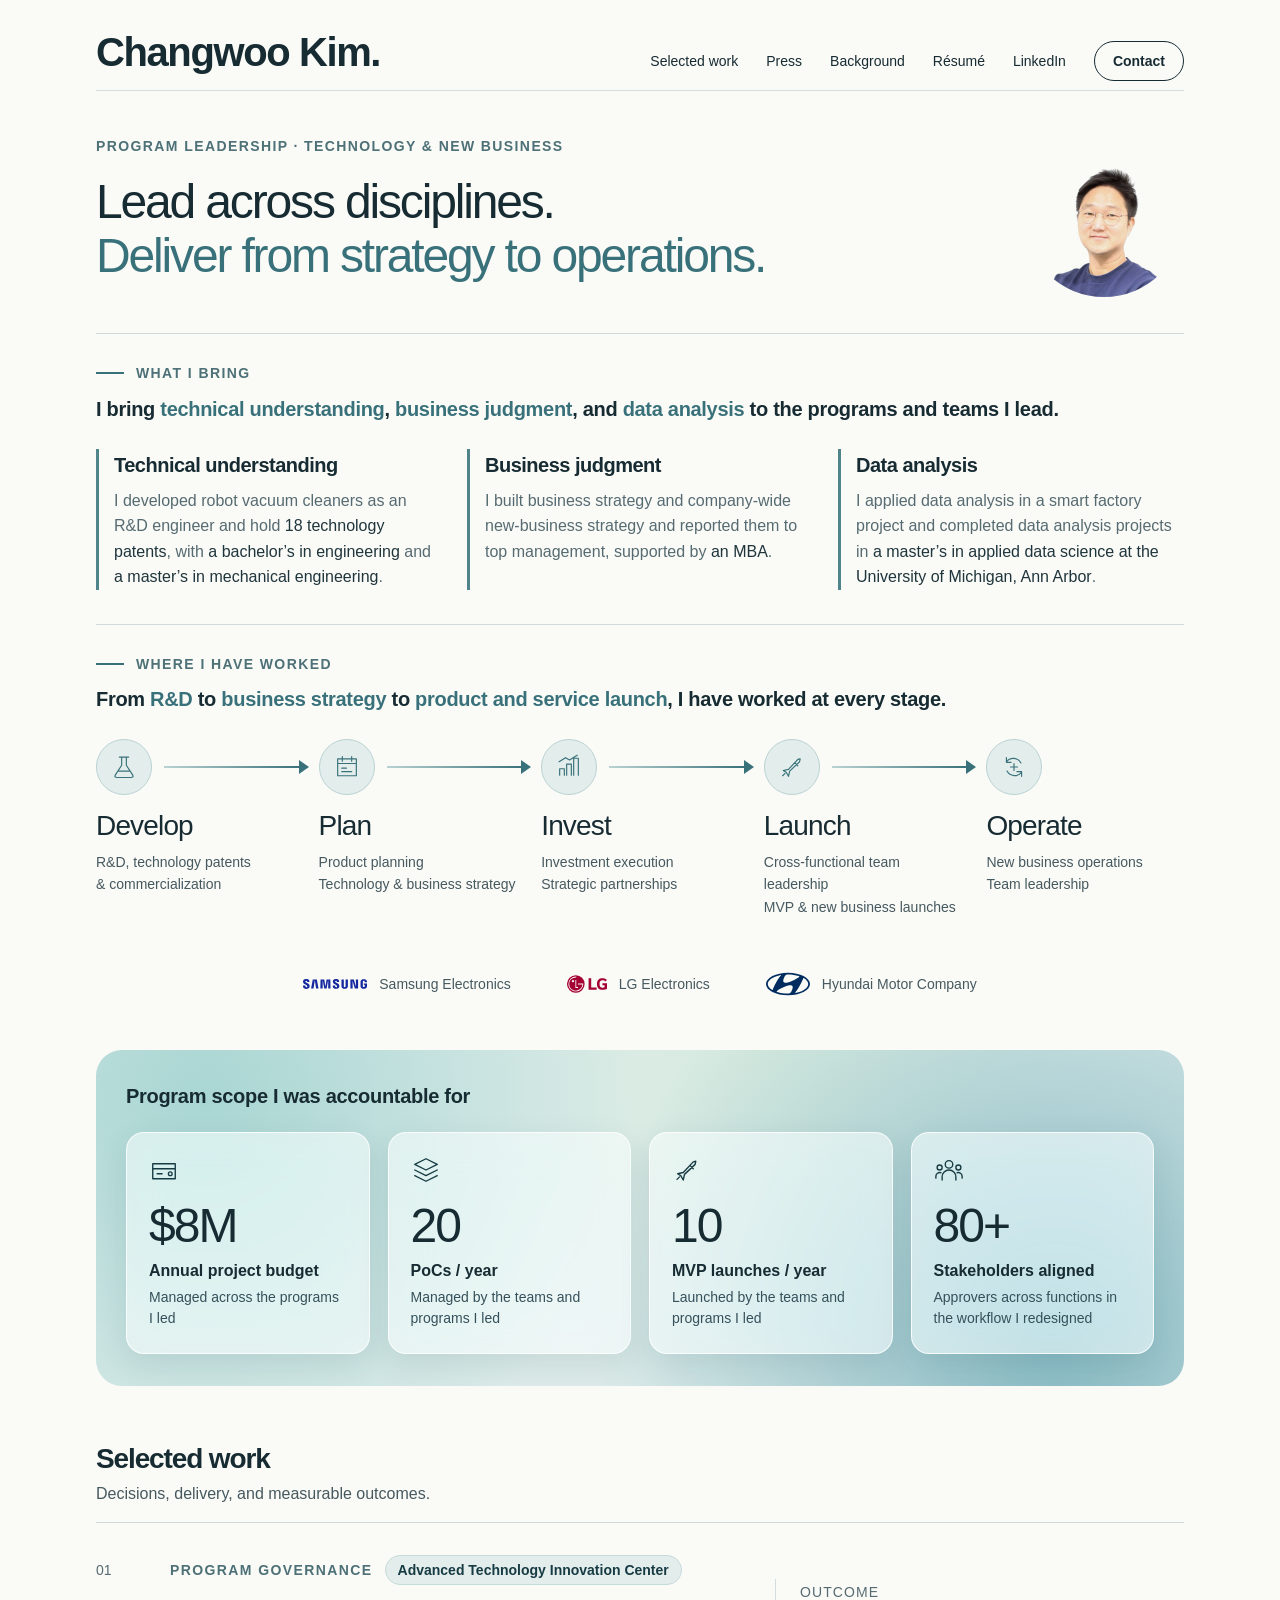
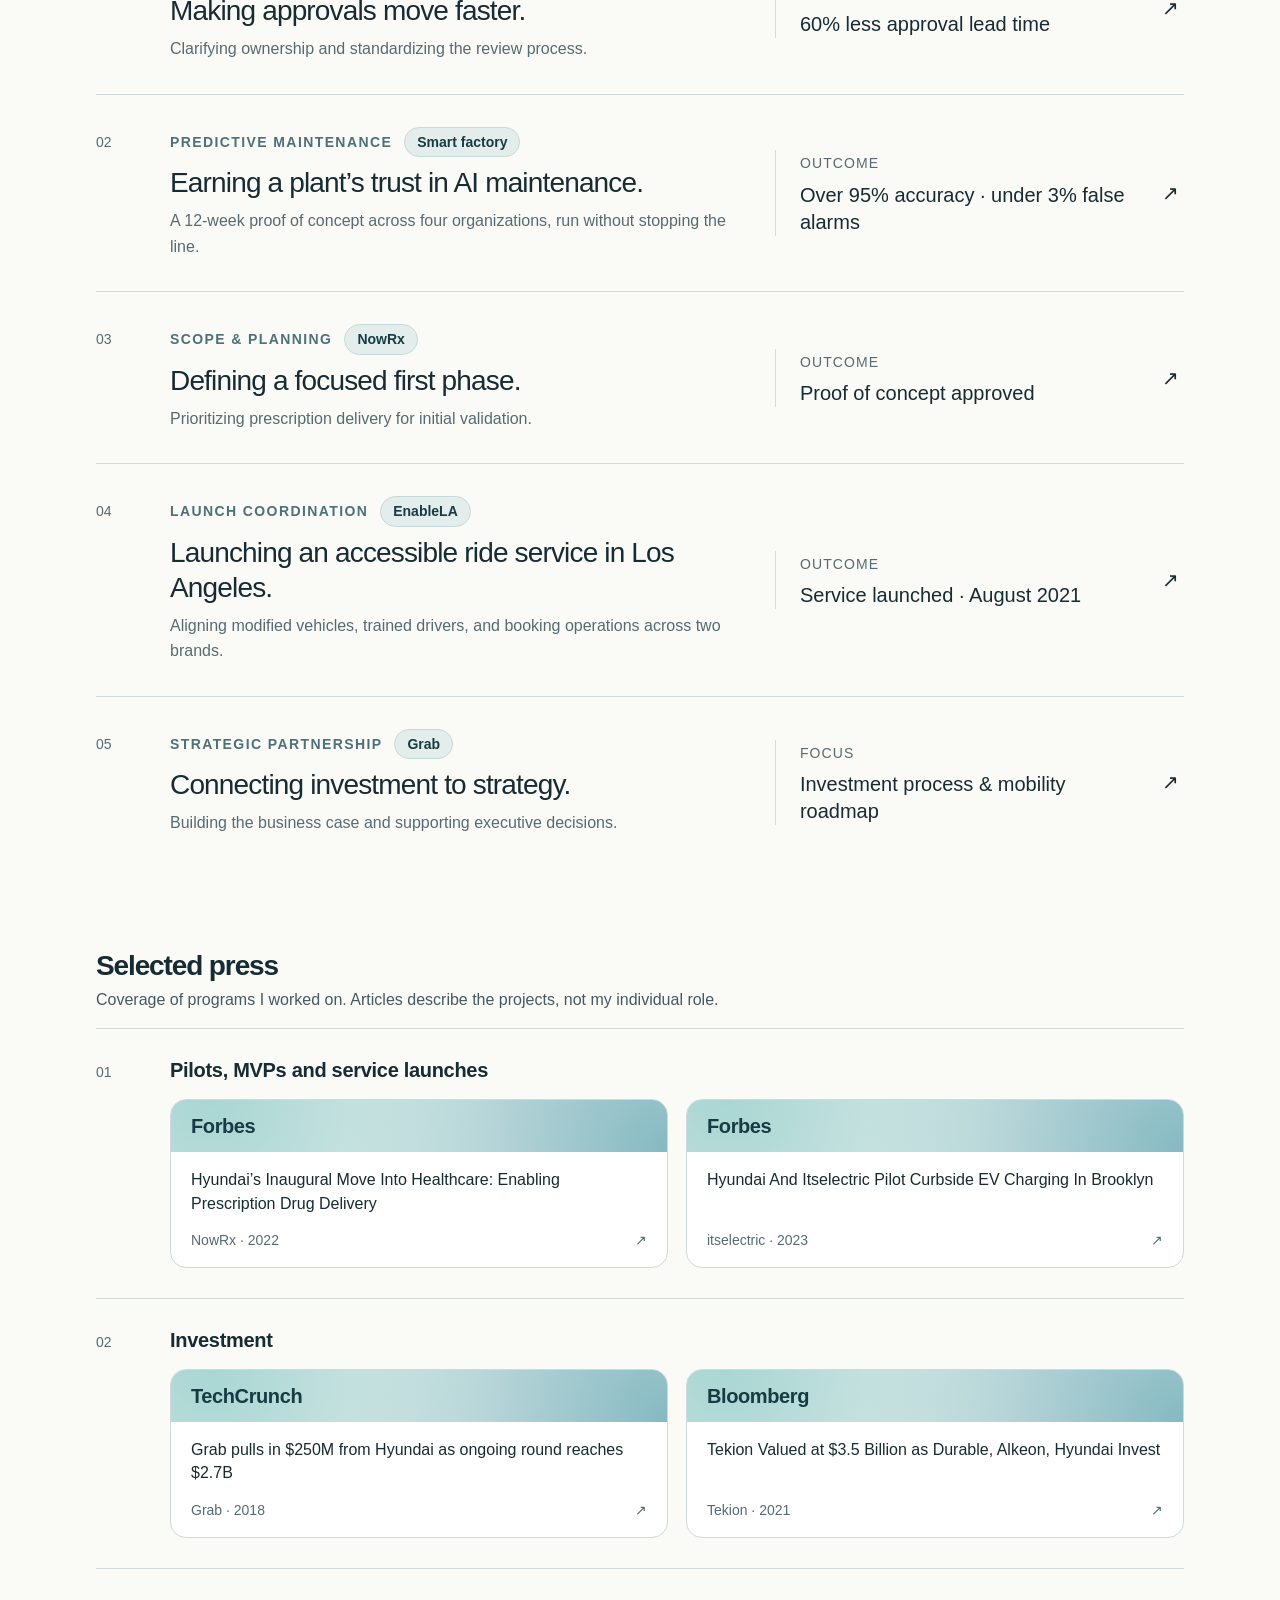
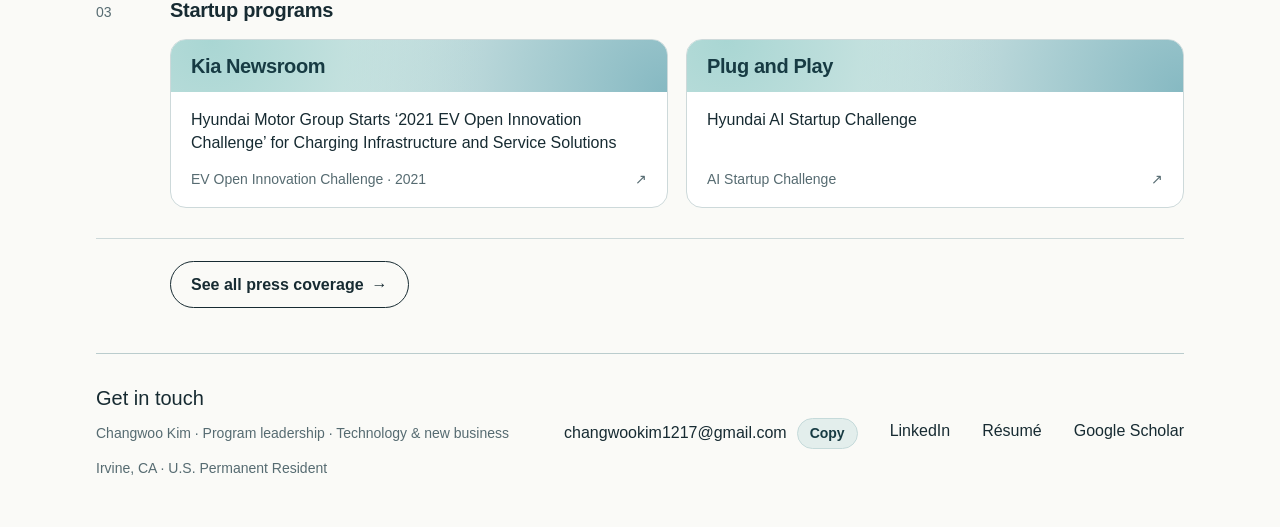
<file: index.html>
<!doctype html>
<html lang="en">
<head>
<meta charset="utf-8">
<meta name="viewport" content="width=device-width, initial-scale=1">

<title>Changwoo Kim — Program Leadership</title>
<link rel="icon" href="data:image/svg+xml,%3Csvg xmlns=%27http://www.w3.org/2000/svg%27 viewBox=%270 0 64 64%27%3E%3Ccircle cx=%2732%27 cy=%2732%27 r=%2732%27 fill=%27%23173b43%27/%3E%3Ctext x=%2732%27 y=%2742%27 font-family=%27Helvetica,Arial,sans-serif%27 font-size=%2728%27 font-weight=%27700%27 text-anchor=%27middle%27 fill=%27%23fafaf7%27%3ECK%3C/text%3E%3C/svg%3E">
<meta property="og:type" content="website">
<meta property="og:title" content="Changwoo Kim — Program Leadership">
<meta property="og:description" content="Program leader across R&amp;D, business strategy, investment, and product and service launch at Hyundai, LG, and Samsung.">
<meta name="description" content="Program leader across R&amp;D, business strategy, investment, and product and service launch at Hyundai, LG, and Samsung.">
<link rel="stylesheet" href="site.css">
</head>
<body>
<main>

<nav aria-label="Site">
  <b>Changwoo Kim.</b>
  <div>
    <a href="#work">Selected work</a>
    <a href="#press">Press</a>
    <a href="background.html">Background</a>
    <a href="resume.html">Résumé</a>
    <a href="https://www.linkedin.com/in/changwookim" target="_blank" rel="noopener">LinkedIn</a>
    <a href="contact.html" class="nav-cta">Contact</a>
  </div>
</nav>

<header class="cap-hero">
  <div class="hero-top">
    <div>
      <div class="eyebrow">Program leadership · Technology &amp; new business</div>
      <h1>Lead across disciplines.<br><span>Deliver from strategy to operations.</span></h1>
    </div>
    <img class="portrait" src="assets/portrait.jpg?v=2" width="480" height="480" alt="Portrait of Changwoo Kim">
  </div>
  <div class="story-head">
    <div class="story-label">What I bring</div>
    <h2 class="story-line">I bring <span>technical understanding</span>, <span>business judgment</span>, and <span>data analysis</span> to the programs and teams I lead.</h2>
  </div>

  <div class="capabilities" aria-label="Three complementary capabilities">
    <div>
      <strong>Technical understanding</strong>
      <span>I developed robot vacuum cleaners as an R&amp;D engineer and hold <b>18 technology patents</b>, with <b>a bachelor’s in engineering</b> and <b>a master’s in mechanical engineering</b>.</span>
    </div>
    <div>
      <strong>Business judgment</strong>
      <span>I built business strategy and company-wide new-business strategy and reported them to top management, supported by <b>an MBA</b>.</span>
    </div>
    <div>
      <strong>Data analysis</strong>
      <span>I applied data analysis in a smart factory project and completed data analysis projects in <b>a master’s in applied data science at the University of Michigan, Ann Arbor</b>.</span>
    </div>
  </div>

  <section class="delivery" id="background" aria-labelledby="lifecycle-title">
    <div class="story-label">Where I have worked</div>
    <h2 class="story-line" id="lifecycle-title">From <span>R&amp;D</span> to <span>business strategy</span> to <span>product and service launch</span>, I have worked at every stage.</h2>
    <div class="function-flow">
      <div class="function">
        <span class="function-icon"><svg viewBox="0 0 48 48" aria-hidden="true"><path d="M16 7h16M20 7v14L9 38q-2 4 3 4h24q5 0 3-4L28 21V7M15 31h18"/></svg></span>
        <h3>Develop</h3>
        <p>R&amp;D, technology patents<br>&amp; commercialization</p>
      </div>
      <div class="function">
        <span class="function-icon"><svg viewBox="0 0 48 48" aria-hidden="true"><path d="M8 10h32v29H8zM8 18h32M16 6v8M32 6v8M15 26h8M15 32h17"/></svg></span>
        <h3>Plan</h3>
        <p>Product planning<br>Technology &amp; business strategy</p>
      </div>
      <div class="function">
        <span class="function-icon"><svg viewBox="0 0 48 48" aria-hidden="true"><path d="M8 38V27h8v11M20 38V19h8v19M32 38V9h8v29M7 15l11-7 7 4 13-8"/></svg></span>
        <h3>Invest</h3>
        <p>Investment execution<br>Strategic partnerships</p>
      </div>
      <div class="function">
        <span class="function-icon"><svg viewBox="0 0 48 48" aria-hidden="true"><path d="M9 30l9-2 16-17 4-1-1 5-17 16-2 9-4-7zM29 17l5 5M8 39l4-4"/></svg></span>
        <h3>Launch</h3>
        <p>Cross-functional team leadership<br>MVP &amp; new business launches</p>
      </div>
      <div class="function">
        <span class="function-icon"><svg viewBox="0 0 48 48" aria-hidden="true"><path d="M36 17a15 15 0 0 0-25-2M11 8v8h8M12 31a15 15 0 0 0 25 2M37 40v-8h-8M18 24h12M24 18v12"/></svg></span>
        <h3>Operate</h3>
        <p>New business operations<br>Team leadership</p>
      </div>
    </div>

    <ul class="employers" aria-label="Companies I have worked for">
      <li><img src="assets/samsung-brand.svg" alt="" width="64" height="64"><span>Samsung Electronics</span></li>
      <li><img src="assets/lg-brand.svg" alt="" width="40" height="40"><span>LG Electronics</span></li>
      <li><img src="assets/hyundai-brand.svg" alt="" width="44" height="44"><span>Hyundai Motor Company</span></li>
    </ul>
  </section>

  <section class="scope" aria-labelledby="scope-title">
    <h2 class="scope-title" id="scope-title">Program scope I was accountable for</h2>
    <div class="scope-grid">
      <div class="scope-tile">
        <svg viewBox="0 0 48 48" aria-hidden="true"><path d="M6 14h36v24H6zM6 22h36M13 30h8"/><circle cx="34" cy="30" r="3"/></svg>
        <strong>$8M</strong>
        <b>Annual project budget</b>
        <span>Managed across the programs I led</span>
      </div>
      <div class="scope-tile">
        <svg viewBox="0 0 48 48" aria-hidden="true"><path d="M24 6l18 9-18 9-18-9zM6 24l18 9 18-9M6 33l18 9 18-9"/></svg>
        <strong>20</strong>
        <b>PoCs / year</b>
        <span>Managed by the teams and programs I led</span>
      </div>
      <div class="scope-tile">
        <svg viewBox="0 0 48 48" aria-hidden="true"><path d="M9 30l9-2 16-17 4-1-1 5-17 16-2 9-4-7zM29 17l5 5M8 39l4-4"/></svg>
        <strong>10</strong>
        <b>MVP launches / year</b>
        <span>Launched by the teams and programs I led</span>
      </div>
      <div class="scope-tile">
        <svg viewBox="0 0 48 48" aria-hidden="true"><circle cx="24" cy="15" r="6"/><circle cx="9" cy="20" r="4"/><circle cx="39" cy="20" r="4"/><path d="M13 40v-5a11 11 0 0 1 22 0v5M3 37v-3a6 6 0 0 1 8-5.6M45 37v-3a6 6 0 0 0-8-5.6"/></svg>
        <strong>80+</strong>
        <b>Stakeholders aligned</b>
        <span>Approvers across functions in the workflow I redesigned</span>
      </div>
    </div>
    </div>
  </section>
</header>

<section class="work" id="work">
  <div class="section-head">
    <h2>Selected work</h2>
    <p>Decisions, delivery, and measurable outcomes.</p>
  </div>
  <a class="case-row" href="program-governance.html"><span class="num">01</span><div><span class="eyebrow">Program governance<b class="case-tag">Advanced Technology Innovation Center</b></span><h3>Making approvals move faster.</h3><p>Clarifying ownership and standardizing the review process.</p></div><div class="result"><small>Outcome</small><strong>60% less approval lead time</strong></div><span class="arrow">↗</span></a>
  <a class="case-row" href="smart-factory.html"><span class="num">02</span><div><span class="eyebrow">Predictive maintenance<b class="case-tag">Smart factory</b></span><h3>Earning a plant’s trust in AI maintenance.</h3><p>A 12-week proof of concept across four organizations, run without stopping the line.</p></div><div class="result"><small>Outcome</small><strong>Over 95% accuracy · under 3% false alarms</strong></div><span class="arrow">↗</span></a>
  <a class="case-row" href="nowrx.html"><span class="num">03</span><div><span class="eyebrow">Scope &amp; planning<b class="case-tag">NowRx</b></span><h3>Defining a focused first phase.</h3><p>Prioritizing prescription delivery for initial validation.</p></div><div class="result"><small>Outcome</small><strong>Proof of concept approved</strong></div><span class="arrow">↗</span></a>
  <a class="case-row" href="enablela.html"><span class="num">04</span><div><span class="eyebrow">Launch coordination<b class="case-tag">EnableLA</b></span><h3>Launching an accessible ride service in Los Angeles.</h3><p>Aligning modified vehicles, trained drivers, and booking operations across two brands.</p></div><div class="result"><small>Outcome</small><strong>Service launched · August 2021</strong></div><span class="arrow">↗</span></a>
  <a class="case-row" href="grab.html"><span class="num">05</span><div><span class="eyebrow">Strategic partnership<b class="case-tag">Grab</b></span><h3>Connecting investment to strategy.</h3><p>Building the business case and supporting executive decisions.</p></div><div class="result"><small>Focus</small><strong>Investment process &amp; mobility roadmap</strong></div><span class="arrow">↗</span></a>
</section>

<section class="press" id="press" aria-labelledby="press-title">
  <div class="press-head">
    <h2 id="press-title">Selected press</h2>
    <p>Coverage of programs I worked on. Articles describe the projects, not my individual role.</p>
  </div>
  <div class="press-row">
    <span class="num">01</span>
    <div>
      <h3 class="press-group">Pilots, MVPs and service launches</h3>
      <ul class="press-grid">
        <li><a class="press-card" href="https://www.forbes.com/sites/saibala/2022/05/16/hyundais-inaugural-move-into-healthcare-enabling-prescription-drug-delivery/" target="_blank" rel="noopener"><span class="press-outlet">Forbes</span><span class="press-title">Hyundai’s Inaugural Move Into Healthcare: Enabling Prescription Drug Delivery</span><span class="press-meta">NowRx · 2022<span aria-hidden="true">↗</span></span></a></li>
        <li><a class="press-card" href="https://www.forbes.com/sites/samabuelsamid/2023/04/18/hyundai-and-itselectric-pilot-curbside-ev-charging-in-brooklyn/" target="_blank" rel="noopener"><span class="press-outlet">Forbes</span><span class="press-title">Hyundai And Itselectric Pilot Curbside EV Charging In Brooklyn</span><span class="press-meta">itselectric · 2023<span aria-hidden="true">↗</span></span></a></li>
      </ul>
    </div>
  </div>
  <div class="press-row">
    <span class="num">02</span>
    <div>
      <h3 class="press-group">Investment</h3>
      <ul class="press-grid">
        <li><a class="press-card" href="https://techcrunch.com/2018/11/06/grab-hyundai-250-million/" target="_blank" rel="noopener"><span class="press-outlet">TechCrunch</span><span class="press-title">Grab pulls in $250M from Hyundai as ongoing round reaches $2.7B</span><span class="press-meta">Grab · 2018<span aria-hidden="true">↗</span></span></a></li>
        <li><a class="press-card" href="https://www.bloomberg.com/news/articles/2021-10-05/tekion-valued-at-3-5-billion-as-durable-alkeon-hyundai-invest" target="_blank" rel="noopener"><span class="press-outlet">Bloomberg</span><span class="press-title">Tekion Valued at $3.5 Billion as Durable, Alkeon, Hyundai Invest</span><span class="press-meta">Tekion · 2021<span aria-hidden="true">↗</span></span></a></li>
      </ul>
    </div>
  </div>
  <div class="press-row">
    <span class="num">03</span>
    <div>
      <h3 class="press-group">Startup programs</h3>
      <ul class="press-grid">
        <li><a class="press-card" href="https://www.kianewscenter.com/news/hyundai-motor-group-starts--2021-ev-open-innovation-challenge--for-charging-infrastructure-and-servi/s/644c7c5c-8fae-4dad-9a60-bd484252a031" target="_blank" rel="noopener"><span class="press-outlet">Kia Newsroom</span><span class="press-title">Hyundai Motor Group Starts ‘2021 EV Open Innovation Challenge’ for Charging Infrastructure and Service Solutions</span><span class="press-meta">EV Open Innovation Challenge · 2021<span aria-hidden="true">↗</span></span></a></li>
        <li><a class="press-card" href="https://www.plugandplaytechcenter.com/innovation-services/challenge-offerings/ai-startup-challenge" target="_blank" rel="noopener"><span class="press-outlet">Plug and Play</span><span class="press-title">Hyundai AI Startup Challenge</span><span class="press-meta">AI Startup Challenge<span aria-hidden="true">↗</span></span></a></li>
      </ul>
    </div>
  </div>
  <p class="press-more"><a href="press.html">See all press coverage <span aria-hidden="true">→</span></a></p>
</section>

<section class="contact" id="contact">
  <div>
    <h2>Get in touch</h2>
    <p>Changwoo Kim · Program leadership · Technology &amp; new business</p>
    <p>Irvine, CA · U.S. Permanent Resident</p>
  </div>
  <ul class="contact-links">
    <li class="contact-email"><a href="mailto:changwookim1217@gmail.com">changwookim1217@gmail.com</a><button type="button" id="copy-email" data-email="changwookim1217@gmail.com">Copy</button></li>
    <li><a href="https://www.linkedin.com/in/changwookim" target="_blank" rel="noopener">LinkedIn</a></li>
    <li><a href="resume.html">Résumé</a></li>
    <li><a href="https://scholar.google.com/citations?user=s7bef6QAAAAJ" target="_blank" rel="noopener">Google Scholar</a></li>
  </ul>
</section>
<script>
  // Copies the email address, for visitors whose browser has no mail app set up.
  document.getElementById('copy-email').addEventListener('click', function () {
    var b = this;
    navigator.clipboard.writeText(b.dataset.email).then(function () {
      b.textContent = 'Copied';
      setTimeout(function () { b.textContent = 'Copy'; }, 2000);
    });
  });
</script>


</main>
</body>
</html>
</file>
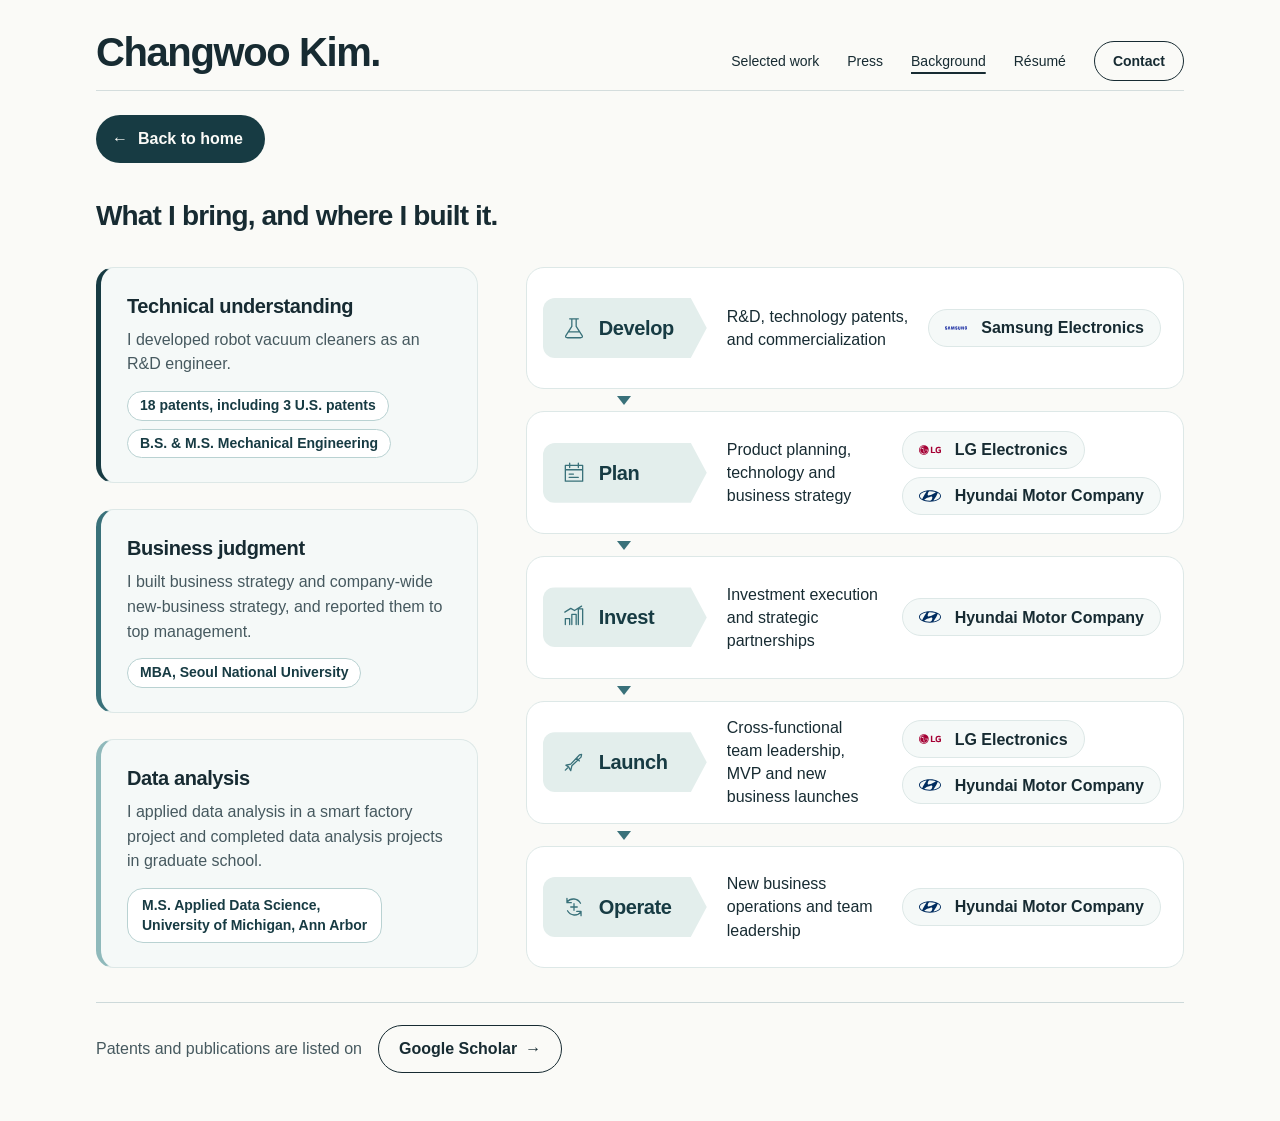
<file: background.html>
<!doctype html>
<html lang="en">
<head>
<meta charset="utf-8">
<meta name="viewport" content="width=device-width, initial-scale=1">

<title>Background — Changwoo Kim</title>
<link rel="icon" href="data:image/svg+xml,%3Csvg xmlns=%27http://www.w3.org/2000/svg%27 viewBox=%270 0 64 64%27%3E%3Ccircle cx=%2732%27 cy=%2732%27 r=%2732%27 fill=%27%23173b43%27/%3E%3Ctext x=%2732%27 y=%2742%27 font-family=%27Helvetica,Arial,sans-serif%27 font-size=%2728%27 font-weight=%27700%27 text-anchor=%27middle%27 fill=%27%23fafaf7%27%3ECK%3C/text%3E%3C/svg%3E">
<meta name="description" content="What Changwoo Kim brings to a program and where he built it: R&amp;D at Samsung, planning and launch at LG, strategy, investment and operations at Hyundai.">
<link rel="stylesheet" href="site.css">
</head>
<body>
<main>

<nav aria-label="Site">
  <b><a href="index.html">Changwoo Kim.</a></b>
  <div>
    <a href="index.html#work">Selected work</a>
    <a href="index.html#press">Press</a>
    <a href="background.html" aria-current="page">Background</a>
    <a href="resume.html">Résumé</a>
    <a href="contact.html" class="nav-cta">Contact</a>
  </div>
</nav>

<a class="back-link" href="index.html"><span aria-hidden="true">←</span> Back to home</a>

<section class="bgx bgx-one" aria-labelledby="bg-title">
  <h1 class="bgx-title" id="bg-title">What I bring, and where I built it.</h1>
  <div class="bgx-cols">
    <dl class="bring-list">
      <div class="k-tech">
        <dt role="heading" aria-level="2">Technical understanding</dt>
        <dd>I developed robot vacuum cleaners as an R&amp;D engineer.
          <ul><li>18 patents, including 3 U.S. patents</li><li>B.S. &amp; M.S. Mechanical Engineering</li></ul>
        </dd>
      </div>
      <div class="k-biz">
        <dt role="heading" aria-level="2">Business judgment</dt>
        <dd>I built business strategy and company-wide new-business strategy, and reported them to top management.
          <ul><li>MBA, Seoul National University</li></ul>
        </dd>
      </div>
      <div class="k-data">
        <dt role="heading" aria-level="2">Data analysis</dt>
        <dd>I applied data analysis in a smart factory project and completed data analysis projects in graduate school.
          <ul><li class="two-line">M.S. Applied Data Science,<br>University of Michigan, Ann Arbor</li></ul>
        </dd>
      </div>
    </dl>
    <ol class="stage-list">
      <li class="stage-row">
        <div class="stage-name"><svg viewBox="0 0 48 48" aria-hidden="true"><path d="M16 7h16M20 7v14L9 38q-2 4 3 4h24q5 0 3-4L28 21V7M15 31h18"/></svg><h2>Develop</h2></div>
        <p>R&amp;D, technology patents, and commercialization</p>
        <ul class="stage-co"><li><img src="assets/samsung-brand.svg" alt="" width="28" height="28">Samsung Electronics</li></ul>
      </li>
      <li class="stage-row">
        <div class="stage-name"><svg viewBox="0 0 48 48" aria-hidden="true"><path d="M8 10h32v29H8zM8 18h32M16 6v8M32 6v8M15 26h8M15 32h17"/></svg><h2>Plan</h2></div>
        <p>Product planning, technology and business strategy</p>
        <ul class="stage-co"><li><img src="assets/lg-brand.svg" alt="" width="28" height="28">LG Electronics</li><li><img src="assets/hyundai-brand.svg" alt="" width="28" height="28">Hyundai Motor Company</li></ul>
      </li>
      <li class="stage-row">
        <div class="stage-name"><svg viewBox="0 0 48 48" aria-hidden="true"><path d="M8 38V27h8v11M20 38V19h8v19M32 38V9h8v29M7 15l11-7 7 4 13-8"/></svg><h2>Invest</h2></div>
        <p>Investment execution and strategic partnerships</p>
        <ul class="stage-co"><li><img src="assets/hyundai-brand.svg" alt="" width="28" height="28">Hyundai Motor Company</li></ul>
      </li>
      <li class="stage-row">
        <div class="stage-name"><svg viewBox="0 0 48 48" aria-hidden="true"><path d="M9 30l9-2 16-17 4-1-1 5-17 16-2 9-4-7zM29 17l5 5M8 39l4-4"/></svg><h2>Launch</h2></div>
        <p>Cross-functional team leadership, MVP and new business launches</p>
        <ul class="stage-co"><li><img src="assets/lg-brand.svg" alt="" width="28" height="28">LG Electronics</li><li><img src="assets/hyundai-brand.svg" alt="" width="28" height="28">Hyundai Motor Company</li></ul>
      </li>
      <li class="stage-row">
        <div class="stage-name"><svg viewBox="0 0 48 48" aria-hidden="true"><path d="M36 17a15 15 0 0 0-25-2M11 8v8h8M12 31a15 15 0 0 0 25 2M37 40v-8h-8M18 24h12M24 18v12"/></svg><h2>Operate</h2></div>
        <p>New business operations and team leadership</p>
        <ul class="stage-co"><li><img src="assets/hyundai-brand.svg" alt="" width="28" height="28">Hyundai Motor Company</li></ul>
      </li>
    </ol>
  </div>
  <p class="bg-more">Patents and publications are listed on <a href="https://scholar.google.com/citations?user=s7bef6QAAAAJ" target="_blank" rel="noopener">Google Scholar <span aria-hidden="true">→</span></a></p>
</section>


</main>
</body>
</html>
</file>
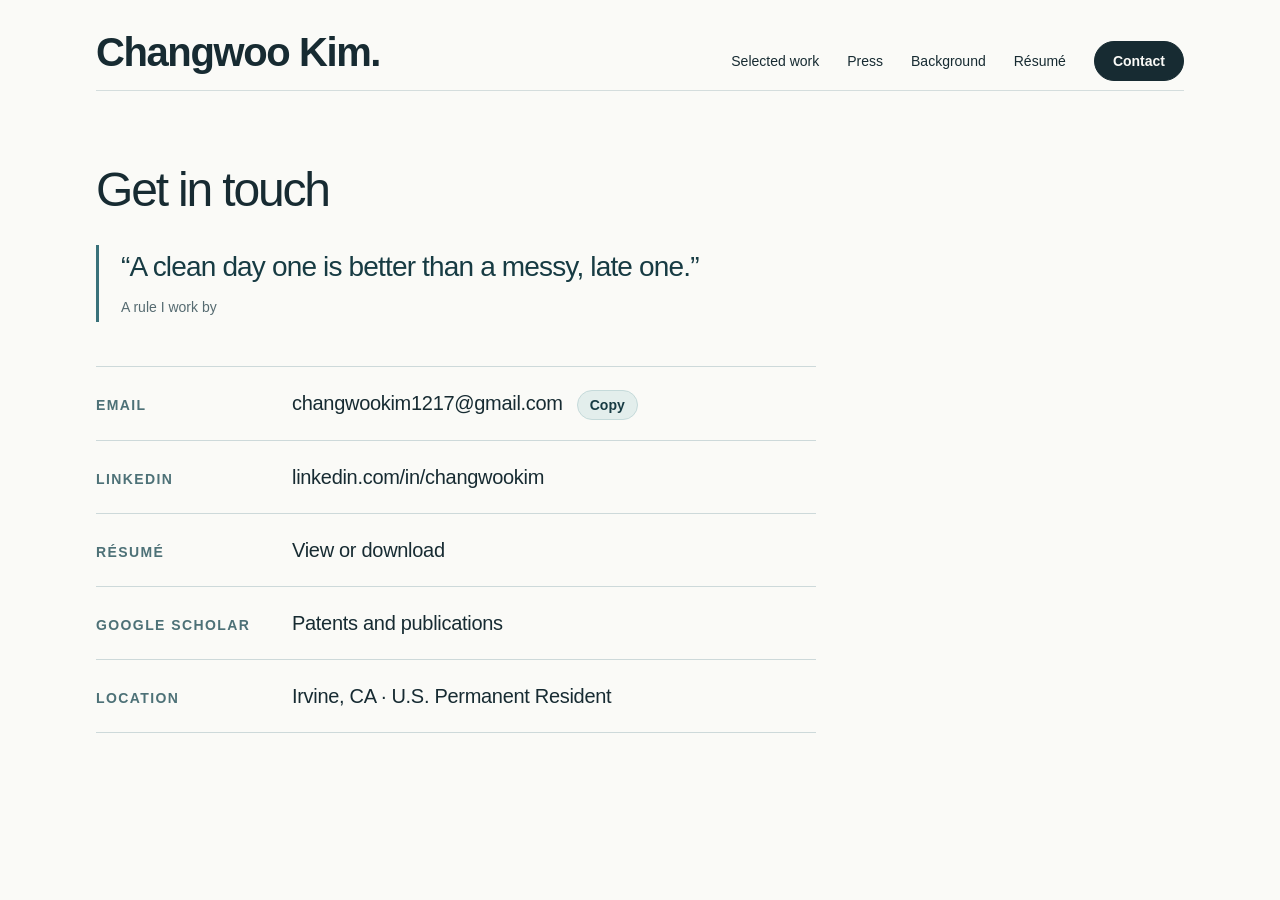
<file: contact.html>
<!doctype html>
<html lang="en">
<head>
<meta charset="utf-8">
<meta name="viewport" content="width=device-width, initial-scale=1">

<title>Contact — Changwoo Kim</title>
<link rel="icon" href="data:image/svg+xml,%3Csvg xmlns=%27http://www.w3.org/2000/svg%27 viewBox=%270 0 64 64%27%3E%3Ccircle cx=%2732%27 cy=%2732%27 r=%2732%27 fill=%27%23173b43%27/%3E%3Ctext x=%2732%27 y=%2742%27 font-family=%27Helvetica,Arial,sans-serif%27 font-size=%2728%27 font-weight=%27700%27 text-anchor=%27middle%27 fill=%27%23fafaf7%27%3ECK%3C/text%3E%3C/svg%3E">
<meta name="description" content="Contact Changwoo Kim: email, LinkedIn, résumé and Google Scholar.">
<link rel="stylesheet" href="site.css">
</head>
<body>
<main>


<nav aria-label="Site">
  <b><a href="index.html">Changwoo Kim.</a></b>
  <div>
    <a href="index.html#work">Selected work</a>
    <a href="index.html#press">Press</a>
    <a href="background.html">Background</a>
    <a href="resume.html">Résumé</a>
    <a href="contact.html" class="nav-cta" aria-current="page">Contact</a>
  </div>
</nav>

<section class="contact-page" aria-labelledby="contact-title">
  <h1 id="contact-title">Get in touch</h1>
  <blockquote class="contact-quote">
    <p>“A clean day one is better than a messy, late one.”</p>
    <footer>A rule I work by</footer>
  </blockquote>
  <dl>
    <div>
      <dt>Email</dt>
      <dd><a href="mailto:changwookim1217@gmail.com">changwookim1217@gmail.com</a><button type="button" id="copy-email" data-email="changwookim1217@gmail.com">Copy</button></dd>
    </div>
    <div>
      <dt>LinkedIn</dt>
      <dd><a href="https://www.linkedin.com/in/changwookim" target="_blank" rel="noopener">linkedin.com/in/changwookim</a></dd>
    </div>
    <div>
      <dt>Résumé</dt>
      <dd><a href="resume.html">View or download</a></dd>
    </div>
    <div>
      <dt>Google Scholar</dt>
      <dd><a href="https://scholar.google.com/citations?user=s7bef6QAAAAJ" target="_blank" rel="noopener">Patents and publications</a></dd>
    </div>
    <div>
      <dt>Location</dt>
      <dd>Irvine, CA · U.S. Permanent Resident</dd>
    </div>
  </dl>
</section>
<script>
  // Copies the email address, for visitors whose browser has no mail app set up.
  document.getElementById('copy-email').addEventListener('click', function () {
    var b = this;
    navigator.clipboard.writeText(b.dataset.email).then(function () {
      b.textContent = 'Copied';
      setTimeout(function () { b.textContent = 'Copy'; }, 2000);
    });
  });
</script>

</main>
</body>
</html>
</file>
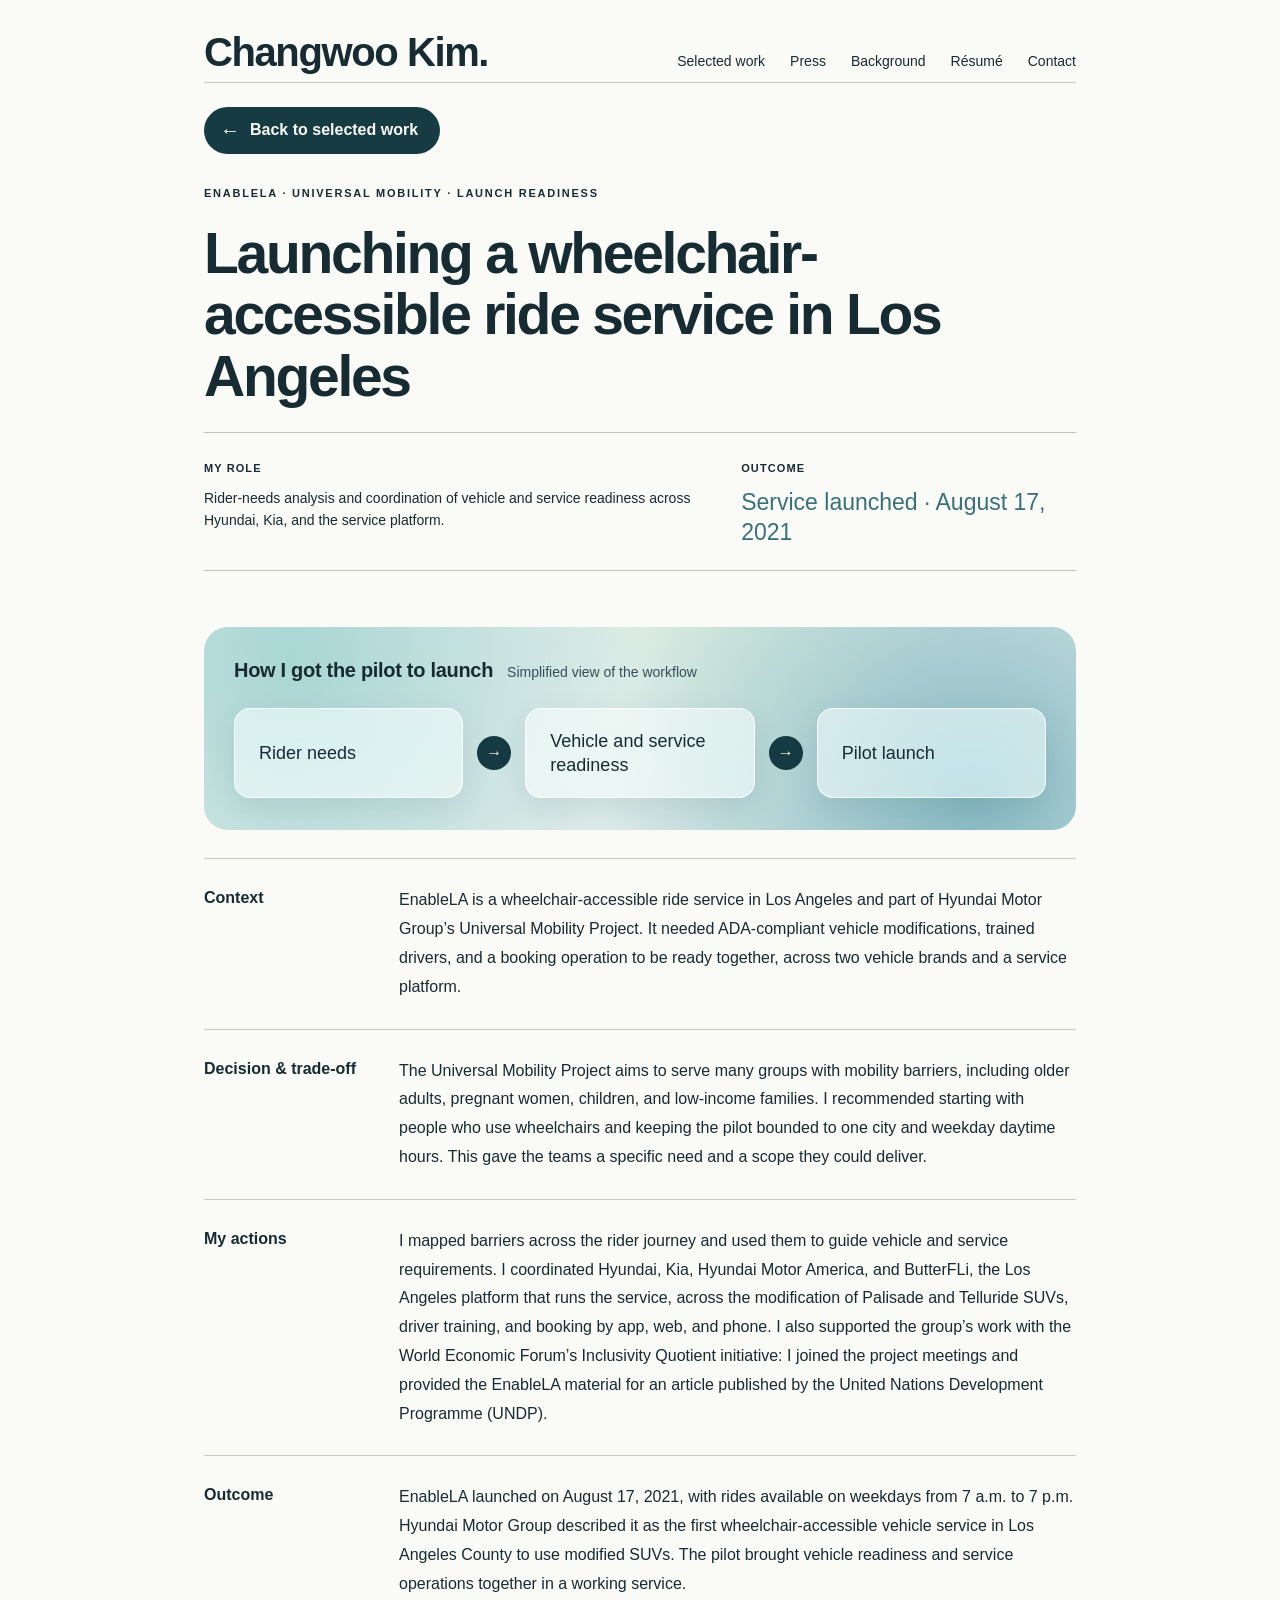
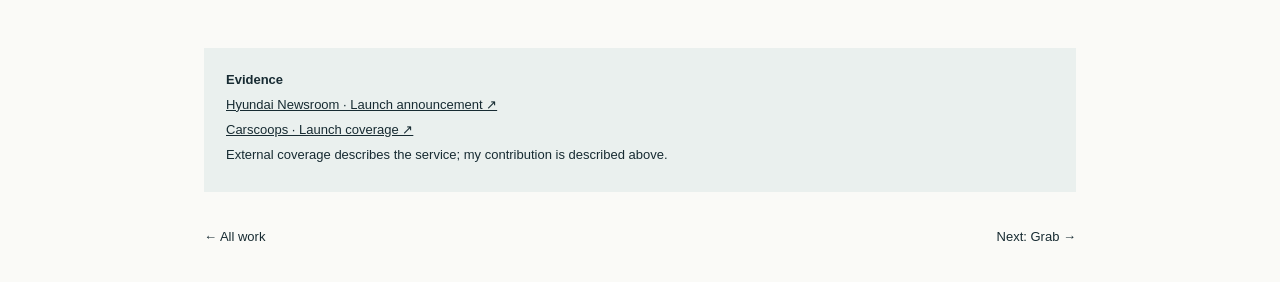
<file: enablela.html>
<!doctype html><html lang="en"><head><meta charset="utf-8"><meta name="viewport" content="width=device-width,initial-scale=1"><title>EnableLA — Changwoo Kim</title>
<link rel="icon" href="data:image/svg+xml,%3Csvg xmlns=%27http://www.w3.org/2000/svg%27 viewBox=%270 0 64 64%27%3E%3Ccircle cx=%2732%27 cy=%2732%27 r=%2732%27 fill=%27%23173b43%27/%3E%3Ctext x=%2732%27 y=%2742%27 font-family=%27Helvetica,Arial,sans-serif%27 font-size=%2728%27 font-weight=%27700%27 text-anchor=%27middle%27 fill=%27%23fafaf7%27%3ECK%3C/text%3E%3C/svg%3E">
<meta name="description" content="Case study: coordinating the launch of EnableLA, a wheelchair-accessible ride service in Los Angeles."><style>
*{box-sizing:border-box}html{scroll-behavior:smooth;scroll-padding-top:65px}body{margin:0;background:#f3f0e8;color:#232725;font:16px/1.55 -apple-system,BlinkMacSystemFont,'Segoe UI',sans-serif}a{color:inherit;text-decoration:none}a:focus-visible,summary:focus-visible{outline:3px solid #a13b21;outline-offset:5px}.review{padding:9px 4%;background:#252b27;color:#f3f0e8;font-size:12px;display:flex;justify-content:space-between;position:sticky;top:0;z-index:5}.review a{text-decoration:underline;margin-left:18px}main{max-width:1320px;margin:auto;padding:0 5%}nav{display:flex;justify-content:space-between;padding:25px 0;border-bottom:1px solid #c8c8ba;font-size:13px}nav b{font-size:18px}nav div{display:flex;gap:25px;align-items:center}.intro{padding:54px 0 25px;display:grid;grid-template-columns:1.8fr 1fr;gap:40px;align-items:end}.over{font-size:11px;letter-spacing:.16em;text-transform:uppercase;font-weight:600}.intro h1{font-size:clamp(45px,6.2vw,82px);line-height:1.03;letter-spacing:-.055em;font-weight:550;margin:17px 0 0}.intro h1 em{font-family:Georgia,serif;font-weight:400;color:#a44429}.intro p{color:#5b625b;max-width:310px;font-size:16px;margin-bottom:10px}.scene{margin:20px 0 28px;position:relative;background:#e7e6da;border-radius:4px;overflow:hidden}.scene svg{display:block;width:100%;height:auto}.scene-note{padding:0 24px 12px;margin:0;font-size:10px;color:#606a60}.scene text{font-family:-apple-system,BlinkMacSystemFont,sans-serif}.micro{display:flex;justify-content:space-between;align-items:center;border-bottom:1px solid #c7c9bc;padding-bottom:26px;font-size:12px;color:#586157}.micro a{color:#252b27;font-weight:600}.section-head{display:flex;justify-content:space-between;align-items:end;padding:50px 0 25px}.section-head h2{font-size:32px;font-weight:500;letter-spacing:-.03em;margin:0}.section-head p{font-size:13px;margin:0;color:#586157}.grid{display:grid;grid-template-columns:1.18fr 1fr;gap:30px}.project{display:block}.art{border-radius:5px;min-height:270px;padding:30px;position:relative;overflow:hidden}.project h3{font-size:27px;font-weight:500;letter-spacing:-.03em;line-height:1.2;margin:15px 0 8px}.project p{font-size:14px;color:#566154;margin:0}.project .caption{display:flex;justify-content:space-between;margin-top:16px;font-size:10px;text-transform:uppercase;letter-spacing:.1em;color:#596858}.project:hover h3{text-decoration:underline;text-underline-offset:5px}.art .stamp{font-size:10px;letter-spacing:.12em;text-transform:uppercase}.gov{background:#d5e0cd}.gov .big{font-size:92px;font-weight:500;letter-spacing:-.065em;line-height:1.2}.gov .bars{position:absolute;right:25px;bottom:36px;width:36%;font-size:10px}.bar{height:12px;background:#a3b399;margin:7px 0 15px}.bar.after{width:40%;background:#3e613f}.gov .result-label{font-size:14px;max-width:180px}.gov .annotation{font-size:10px;margin-top:25px}.rx{background:#e9d9ce}.rx .paper{background:#fff9f1;padding:17px 20px;box-shadow:0 7px 15px #9a6a411a;margin-top:18px;max-width:300px;transform:rotate(-3deg);border:1px solid #c9b4a4}.paper small{font-size:9px;letter-spacing:.15em;color:#a44429}.paper strong{display:block;font:400 24px Georgia,serif}.later{margin-left:auto;margin-top:15px;padding:12px 16px;border:1px dashed #a17e69;max-width:230px;font-size:12px;border-radius:4px}.enable{margin-top:36px;display:grid;grid-template-columns:1fr 1.2fr;gap:35px;align-items:center}.enable .art{background:#d9e1e8;padding:35px}.lane{display:flex;align-items:center;gap:16px;margin:15px 0;font-size:13px}.lane span{min-width:130px}.lane i{height:2px;background:#819cb0;flex:1}.lane b{font-size:13px;color:#425f72}.enable h3{font-size:30px}.tag{font-size:11px;border:1px solid #a5b3ba;padding:7px 12px;display:inline-block;margin-top:16px}.grab{margin:40px 0;background:#2c3a35;color:#f4f1e8;padding:30px 34px;display:grid;grid-template-columns:.55fr 1.8fr .7fr;gap:20px;align-items:center;border-radius:4px}.grab h3{font:400 29px/1.25 Georgia,serif;margin:0}.grab p{font-size:13px;color:#d8e1d7;margin:0}.grab .over{color:#bdd0b6}.methods{padding:25px 0 45px;display:grid;grid-template-columns:.8fr repeat(3,1fr);gap:30px;border-bottom:1px solid #c7c9bc}.methods h2{font:400 30px Georgia,serif;margin:0}.methods strong{font-weight:600;font-size:14px}.methods p{font-size:13px;color:#566154}.foot{padding:30px 0 45px;font-size:12px;display:flex;justify-content:space-between;color:#566154}.research{border:1px solid #c9ccbe;padding:26px;margin:20px 0 40px;background:#eeeee5}.research summary{cursor:pointer;font-size:17px;font-weight:600}.research h2{font-size:22px;margin-top:30px}.research p,.research li{font-size:14px}.research table{border-collapse:collapse;width:100%;font-size:13px}.research td,.research th{padding:15px 12px;border-bottom:1px solid #c7c9bc;text-align:left;vertical-align:top}.research a{text-decoration:underline}.table{overflow:auto}.research .decision{background:#e0e5d8;padding:16px}.mobile-map{display:none}
@media(max-width:720px){main{padding:0 22px}nav div{gap:14px}.intro{grid-template-columns:1fr;gap:10px;padding-top:35px}.intro h1{font-size:49px}.intro p{font-size:14px;max-width:100%;margin:12px 0}.scene svg{display:none}.mobile-map{display:block;padding:25px 20px}.mobile-map .mrow{font-size:12px;text-align:center;padding:10px}.mobile-map .center{background:#ac482d;color:white;padding:23px 15px;border-radius:55px;font-size:23px;font-family:Georgia;text-align:center;margin:15px 0}.mobile-map .center small{display:block;font:11px sans-serif;margin-top:8px}.micro{font-size:10px;gap:18px}.section-head{padding-top:34px;display:block}.section-head p{margin-top:8px}.grid{grid-template-columns:1fr;gap:30px}.art{min-height:260px}.enable{grid-template-columns:1fr;gap:15px}.grab{grid-template-columns:1fr;gap:16px}.methods{grid-template-columns:1fr;gap:8px}.foot{display:block}.foot p{margin:8px 0}.review{font-size:10px}.review a{margin-left:10px}.research{padding:18px}.research table{min-width:650px}.project h3{font-size:25px}}
@media(prefers-reduced-motion:reduce){html{scroll-behavior:auto}}

.intro{padding-top:38px;padding-bottom:16px}.intro h1{font-size:clamp(43px,5.3vw,68px)}.intro p{font-size:15px}.outcomes{display:grid;grid-template-columns:repeat(3,1fr);border-top:1px solid #bfc3b6;border-bottom:1px solid #bfc3b6;margin:12px 0 25px;padding:21px 0;gap:26px}.outcomes a+ a{border-left:1px solid #c9cbbf;padding-left:25px}.outcomes strong{font-size:27px;letter-spacing:-.04em;font-weight:550;display:block;color:#a44429}.outcomes span{display:block;font-size:13px}.outcomes small{display:block;font-size:10px;margin-top:7px;color:#566154}.scene{max-width:100%;margin-bottom:18px}.scene svg{max-height:210px}.scene-note{font-size:10px}.gov{background:#e2e4d8}.rx{background:#e7e3d9}.enable .art{background:#e1e5df}.gov .bar.after{background:#a44429}.grab{background:#303832}.section-head{padding-top:34px}.contact-block{padding:30px 0;border-bottom:1px solid #bfc3b6;display:grid;grid-template-columns:1fr 1.5fr;gap:30px}.contact-block h2{font:400 29px Georgia,serif;margin:0}.contact-block p{font-size:14px;margin:0 0 12px}.pending{font-size:12px;color:#566154;border:1px dashed #aeb7a8;padding:12px;display:block}.case{max-width:1000px;margin:auto}.case-head{padding:40px 0 22px}.case h1{font-size:clamp(36px,4.5vw,57px);line-height:1.08;letter-spacing:-.04em;max-width:850px;margin:18px 0 25px}.case .brief{display:grid;grid-template-columns:1fr 1.5fr;gap:35px;border-top:1px solid #bfc3b6;border-bottom:1px solid #bfc3b6;padding:22px 0}.brief strong{font-size:11px;letter-spacing:.1em;text-transform:uppercase}.brief p{font-size:14px;margin:8px 0 0}.brief .outcome{font-size:23px;color:#a44429;line-height:1.3}.case-nav{display:flex;gap:22px;flex-wrap:wrap;font-size:12px;padding:20px 0}.case-nav a{text-decoration:underline}.case-section{display:grid;grid-template-columns:160px 1fr;gap:35px;padding:27px 0;border-top:1px solid #c8cbbc;scroll-margin-top:70px}.case-section h2{font-size:16px;font-weight:550;margin:0}.case-section p{font-size:16px;margin:0;line-height:1.8}.evidence{font-size:13px;background:#e5e7dc;padding:22px;margin:22px 0}.evidence a{text-decoration:underline}.evidence p{margin:5px 0}.case-bottom{display:flex;justify-content:space-between;margin:35px 0;font-size:13px}.case-diagram{display:flex;gap:12px;align-items:center;justify-content:center;background:#e5e7dc;padding:28px 18px;margin:28px 0;flex-wrap:wrap}.case-diagram span{font-size:13px;border:1px solid #b3bfaa;padding:12px 18px;border-radius:3px;background:#f2f3eb}.case-diagram small{width:100%;text-align:center;font-size:10px;color:#5b6955}.callout{border-left:3px solid #a44429;padding-left:17px;margin-top:17px;font-size:13px;color:#566154}
@media(max-width:720px){.intro h1{font-size:43px}.outcomes{gap:15px;grid-template-columns:1fr}.outcomes a+ a{border-left:0;padding-left:0;border-top:1px solid #c9cbbf;padding-top:14px}.outcomes strong{font-size:24px}.mobile-map{padding:15px}.mobile-map .center{font-size:21px;padding:16px}.contact-block{grid-template-columns:1fr;gap:15px}.case .brief{grid-template-columns:1fr;gap:18px}.case-section{grid-template-columns:1fr;gap:10px}nav div{gap:12px;font-size:11px}.case-nav{gap:15px}.case h1{font-size:37px}}
body{background:#fafaf7;color:#172b32}.brief .outcome{color:#39717a}.review{background:#173b43}.case-diagram,.evidence{background:#eaf0ee}.case-diagram span{background:#fafaf7;border-color:#cad7d7}.callout{border-color:#39717a}
/* 2026-10-09 edits: larger name aligned with the links, visible back button, role before outcome, titled workflow diagram */
nav{align-items:baseline;padding:30px 0 8px}nav b{font-size:40px;line-height:1.1;letter-spacing:-.035em}nav div{align-items:baseline;font-size:14px}
.back{display:inline-flex;align-items:center;gap:10px;margin-top:24px;padding:11px 22px 11px 16px;background:#173b43;color:#fafaf7;border-radius:999px;font-size:16px;font-weight:600}.back span{font-size:20px;line-height:1}.back:hover{background:#39717a}.back:focus-visible{outline-offset:3px}
.case-head{padding-top:26px}.review{font-size:14px}
.case .brief{grid-template-columns:1.5fr 1fr}
.workflow{margin:34px 0 28px;padding:28px 30px 32px;border-radius:24px;background:radial-gradient(circle at 10% 15%,#a9d6d3 0,transparent 42%),radial-gradient(circle at 88% 85%,#86b9c2 0,transparent 46%),radial-gradient(circle at 62% 0%,#d7ebdf 0,transparent 40%),#dcebe9}
.workflow-title{display:flex;align-items:baseline;gap:14px;flex-wrap:wrap;margin:0 0 22px;font-size:20px;font-weight:600;letter-spacing:-.015em;color:#172b32}.workflow-title small{font-size:14px;font-weight:400;letter-spacing:0;color:#35505a}
.workflow .case-diagram{background:none;margin:0;padding:0;gap:14px;justify-content:flex-start;align-items:stretch;flex-wrap:nowrap}.workflow .case-diagram span{flex:1 1 0;display:flex;align-items:center;font-size:18px;font-weight:500;line-height:1.35;color:#172b32;padding:20px 24px;background:rgba(255,255,255,.55);-webkit-backdrop-filter:blur(18px) saturate(140%);backdrop-filter:blur(18px) saturate(140%);border:1px solid rgba(255,255,255,.8);border-radius:16px;box-shadow:0 10px 30px rgba(23,59,67,.1)}.workflow .case-diagram b{align-self:center;flex:none;display:grid;place-items:center;width:34px;height:34px;border-radius:50%;background:#173b43;color:#fafaf7;font-size:16px}
@media(max-width:720px){nav{flex-wrap:wrap;gap:4px 20px}nav b{font-size:28px}nav div{font-size:14px;flex-wrap:wrap;gap:4px 18px}.case .brief{grid-template-columns:1fr}.workflow{padding:22px 16px;border-radius:20px}.workflow .case-diagram{flex-direction:column;gap:10px}.workflow .case-diagram span{flex:none}.workflow .case-diagram b{transform:rotate(90deg)}}
</style></head><body><main class="case"><nav aria-label="Site"><b><a href="index.html">Changwoo Kim.</a></b><div><a href="index.html#work">Selected work</a><a href="index.html#press">Press</a><a href="background.html">Background</a><a href="resume.html">Résumé</a><a href="contact.html">Contact</a></div></nav><a class="back" href="index.html#work"><span aria-hidden="true">←</span> Back to selected work</a><header class="case-head"><span class="over">EnableLA · Universal mobility · Launch readiness</span><h1>Launching a wheelchair-accessible ride service in Los Angeles</h1><div class="brief"><div><strong>My role</strong><p>Rider-needs analysis and coordination of vehicle and service readiness across Hyundai, Kia, and the service platform.</p></div><div><strong>Outcome</strong><p class="outcome">Service launched · August 17, 2021</p></div></div></header><section class="workflow" aria-labelledby="wf-title"><h2 class="workflow-title" id="wf-title">How I got the pilot to launch<small>Simplified view of the workflow</small></h2><div class="case-diagram"><span>Rider needs</span> <b aria-hidden="true">→</b> <span>Vehicle and service readiness</span> <b aria-hidden="true">→</b> <span>Pilot launch</span></div></section><section class="case-section" id="context"><h2>Context</h2><p>EnableLA is a wheelchair-accessible ride service in Los Angeles and part of Hyundai Motor Group’s Universal Mobility Project. It needed ADA-compliant vehicle modifications, trained drivers, and a booking operation to be ready together, across two vehicle brands and a service platform.</p></section><section class="case-section" id="decision"><h2>Decision & trade-off</h2><p>The Universal Mobility Project aims to serve many groups with mobility barriers, including older adults, pregnant women, children, and low-income families. I recommended starting with people who use wheelchairs and keeping the pilot bounded to one city and weekday daytime hours. This gave the teams a specific need and a scope they could deliver.</p></section><section class="case-section" id="actions"><h2>My actions</h2><p>I mapped barriers across the rider journey and used them to guide vehicle and service requirements. I coordinated Hyundai, Kia, Hyundai Motor America, and ButterFLi, the Los Angeles platform that runs the service, across the modification of Palisade and Telluride SUVs, driver training, and booking by app, web, and phone. I also supported the group’s work with the World Economic Forum’s Inclusivity Quotient initiative: I joined the project meetings and provided the EnableLA material for an article published by the United Nations Development Programme (UNDP).</p></section><section class="case-section" id="outcome"><h2>Outcome</h2><p>EnableLA launched on August 17, 2021, with rides available on weekdays from 7 a.m. to 7 p.m. Hyundai Motor Group described it as the first wheelchair-accessible vehicle service in Los Angeles County to use modified SUVs. The pilot brought vehicle readiness and service operations together in a working service.</p></section><aside class="evidence"><strong>Evidence</strong><p><a href="https://www.hyundai.com/worldwide/en/newsroom/detail/0000000480">Hyundai Newsroom · Launch announcement ↗</a></p><p><a href="https://www.carscoops.com/?p=2294708">Carscoops · Launch coverage ↗</a></p><p>External coverage describes the service; my contribution is described above.</p></aside><div class="case-bottom"><a href="index.html#work">← All work</a><a href="grab.html">Next: Grab →</a></div></main></body></html>
</file>
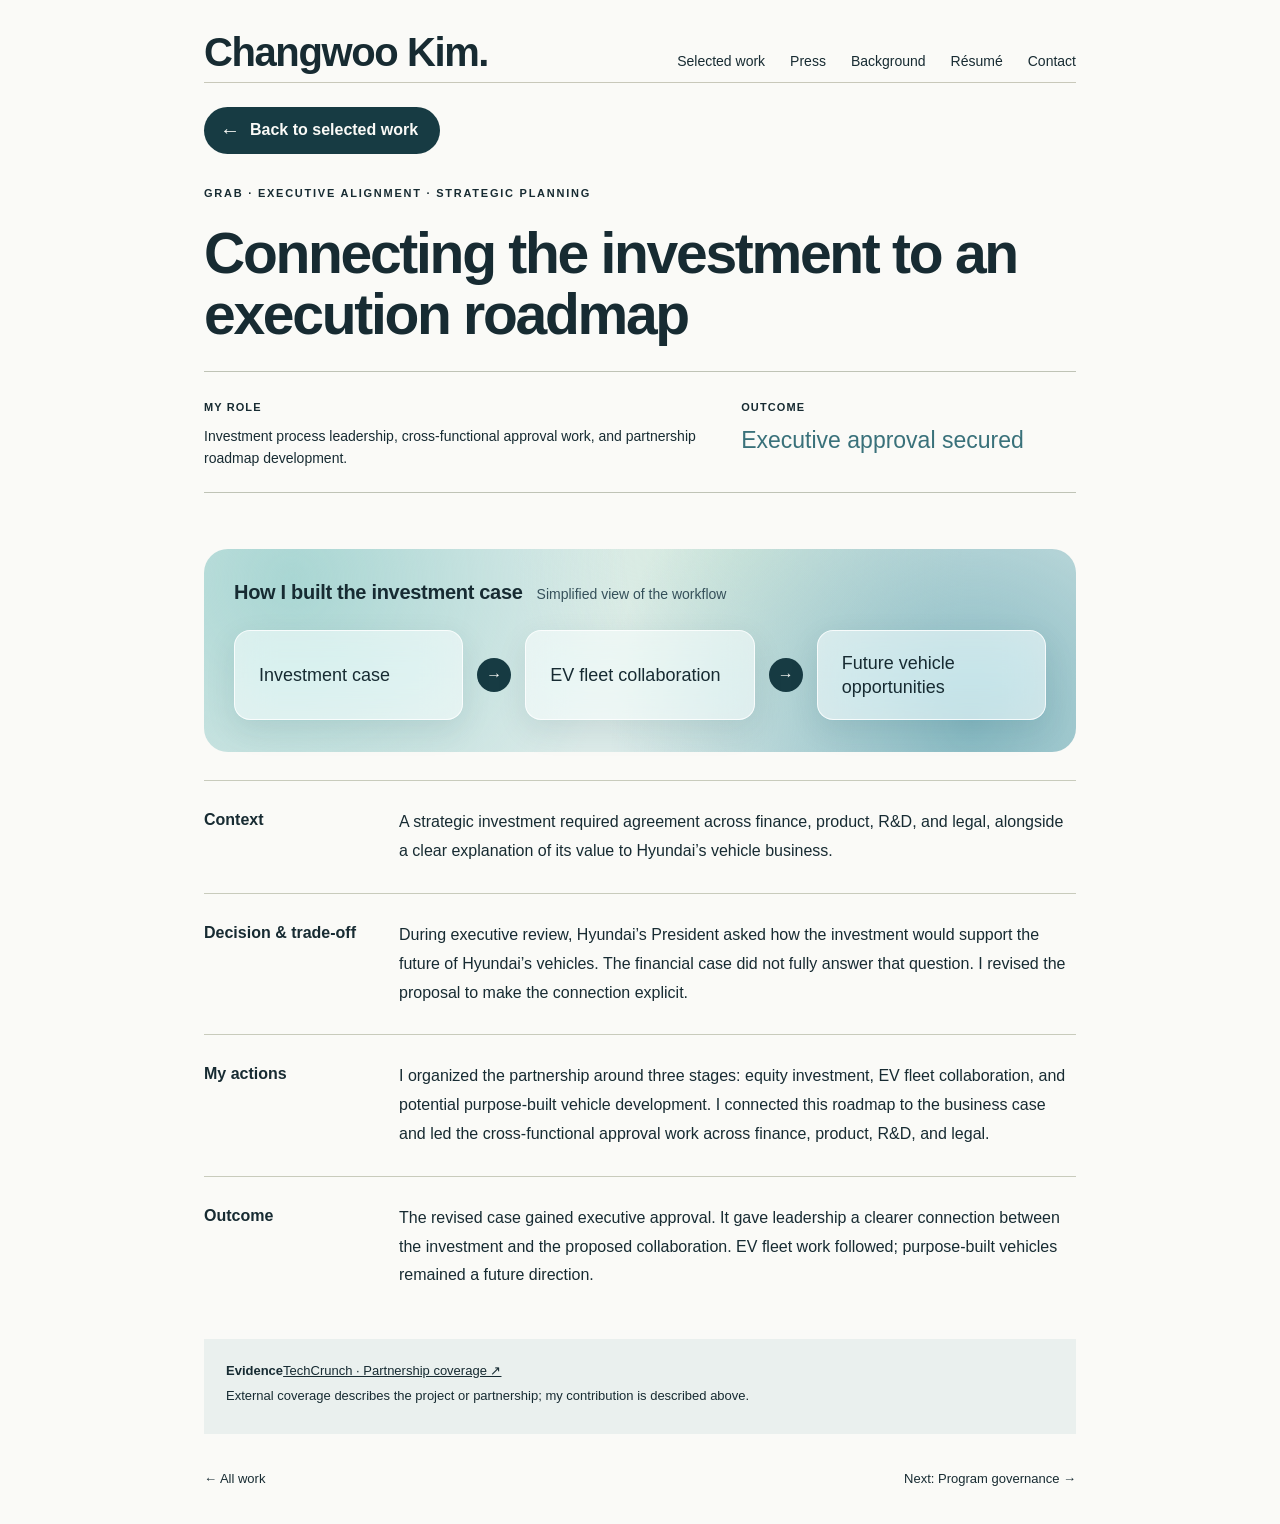
<file: grab.html>
<!doctype html><html lang="en"><head><meta charset="utf-8"><meta name="viewport" content="width=device-width,initial-scale=1"><title>Grab — Changwoo Kim</title>
<link rel="icon" href="data:image/svg+xml,%3Csvg xmlns=%27http://www.w3.org/2000/svg%27 viewBox=%270 0 64 64%27%3E%3Ccircle cx=%2732%27 cy=%2732%27 r=%2732%27 fill=%27%23173b43%27/%3E%3Ctext x=%2732%27 y=%2742%27 font-family=%27Helvetica,Arial,sans-serif%27 font-size=%2728%27 font-weight=%27700%27 text-anchor=%27middle%27 fill=%27%23fafaf7%27%3ECK%3C/text%3E%3C/svg%3E">
<meta name="description" content="Case study: building the investment case and three-stage roadmap behind Hyundai’s investment in Grab."><style>
*{box-sizing:border-box}html{scroll-behavior:smooth;scroll-padding-top:65px}body{margin:0;background:#f3f0e8;color:#232725;font:16px/1.55 -apple-system,BlinkMacSystemFont,'Segoe UI',sans-serif}a{color:inherit;text-decoration:none}a:focus-visible,summary:focus-visible{outline:3px solid #a13b21;outline-offset:5px}.review{padding:9px 4%;background:#252b27;color:#f3f0e8;font-size:12px;display:flex;justify-content:space-between;position:sticky;top:0;z-index:5}.review a{text-decoration:underline;margin-left:18px}main{max-width:1320px;margin:auto;padding:0 5%}nav{display:flex;justify-content:space-between;padding:25px 0;border-bottom:1px solid #c8c8ba;font-size:13px}nav b{font-size:18px}nav div{display:flex;gap:25px;align-items:center}.intro{padding:54px 0 25px;display:grid;grid-template-columns:1.8fr 1fr;gap:40px;align-items:end}.over{font-size:11px;letter-spacing:.16em;text-transform:uppercase;font-weight:600}.intro h1{font-size:clamp(45px,6.2vw,82px);line-height:1.03;letter-spacing:-.055em;font-weight:550;margin:17px 0 0}.intro h1 em{font-family:Georgia,serif;font-weight:400;color:#a44429}.intro p{color:#5b625b;max-width:310px;font-size:16px;margin-bottom:10px}.scene{margin:20px 0 28px;position:relative;background:#e7e6da;border-radius:4px;overflow:hidden}.scene svg{display:block;width:100%;height:auto}.scene-note{padding:0 24px 12px;margin:0;font-size:10px;color:#606a60}.scene text{font-family:-apple-system,BlinkMacSystemFont,sans-serif}.micro{display:flex;justify-content:space-between;align-items:center;border-bottom:1px solid #c7c9bc;padding-bottom:26px;font-size:12px;color:#586157}.micro a{color:#252b27;font-weight:600}.section-head{display:flex;justify-content:space-between;align-items:end;padding:50px 0 25px}.section-head h2{font-size:32px;font-weight:500;letter-spacing:-.03em;margin:0}.section-head p{font-size:13px;margin:0;color:#586157}.grid{display:grid;grid-template-columns:1.18fr 1fr;gap:30px}.project{display:block}.art{border-radius:5px;min-height:270px;padding:30px;position:relative;overflow:hidden}.project h3{font-size:27px;font-weight:500;letter-spacing:-.03em;line-height:1.2;margin:15px 0 8px}.project p{font-size:14px;color:#566154;margin:0}.project .caption{display:flex;justify-content:space-between;margin-top:16px;font-size:10px;text-transform:uppercase;letter-spacing:.1em;color:#596858}.project:hover h3{text-decoration:underline;text-underline-offset:5px}.art .stamp{font-size:10px;letter-spacing:.12em;text-transform:uppercase}.gov{background:#d5e0cd}.gov .big{font-size:92px;font-weight:500;letter-spacing:-.065em;line-height:1.2}.gov .bars{position:absolute;right:25px;bottom:36px;width:36%;font-size:10px}.bar{height:12px;background:#a3b399;margin:7px 0 15px}.bar.after{width:40%;background:#3e613f}.gov .result-label{font-size:14px;max-width:180px}.gov .annotation{font-size:10px;margin-top:25px}.rx{background:#e9d9ce}.rx .paper{background:#fff9f1;padding:17px 20px;box-shadow:0 7px 15px #9a6a411a;margin-top:18px;max-width:300px;transform:rotate(-3deg);border:1px solid #c9b4a4}.paper small{font-size:9px;letter-spacing:.15em;color:#a44429}.paper strong{display:block;font:400 24px Georgia,serif}.later{margin-left:auto;margin-top:15px;padding:12px 16px;border:1px dashed #a17e69;max-width:230px;font-size:12px;border-radius:4px}.enable{margin-top:36px;display:grid;grid-template-columns:1fr 1.2fr;gap:35px;align-items:center}.enable .art{background:#d9e1e8;padding:35px}.lane{display:flex;align-items:center;gap:16px;margin:15px 0;font-size:13px}.lane span{min-width:130px}.lane i{height:2px;background:#819cb0;flex:1}.lane b{font-size:13px;color:#425f72}.enable h3{font-size:30px}.tag{font-size:11px;border:1px solid #a5b3ba;padding:7px 12px;display:inline-block;margin-top:16px}.grab{margin:40px 0;background:#2c3a35;color:#f4f1e8;padding:30px 34px;display:grid;grid-template-columns:.55fr 1.8fr .7fr;gap:20px;align-items:center;border-radius:4px}.grab h3{font:400 29px/1.25 Georgia,serif;margin:0}.grab p{font-size:13px;color:#d8e1d7;margin:0}.grab .over{color:#bdd0b6}.methods{padding:25px 0 45px;display:grid;grid-template-columns:.8fr repeat(3,1fr);gap:30px;border-bottom:1px solid #c7c9bc}.methods h2{font:400 30px Georgia,serif;margin:0}.methods strong{font-weight:600;font-size:14px}.methods p{font-size:13px;color:#566154}.foot{padding:30px 0 45px;font-size:12px;display:flex;justify-content:space-between;color:#566154}.research{border:1px solid #c9ccbe;padding:26px;margin:20px 0 40px;background:#eeeee5}.research summary{cursor:pointer;font-size:17px;font-weight:600}.research h2{font-size:22px;margin-top:30px}.research p,.research li{font-size:14px}.research table{border-collapse:collapse;width:100%;font-size:13px}.research td,.research th{padding:15px 12px;border-bottom:1px solid #c7c9bc;text-align:left;vertical-align:top}.research a{text-decoration:underline}.table{overflow:auto}.research .decision{background:#e0e5d8;padding:16px}.mobile-map{display:none}
@media(max-width:720px){main{padding:0 22px}nav div{gap:14px}.intro{grid-template-columns:1fr;gap:10px;padding-top:35px}.intro h1{font-size:49px}.intro p{font-size:14px;max-width:100%;margin:12px 0}.scene svg{display:none}.mobile-map{display:block;padding:25px 20px}.mobile-map .mrow{font-size:12px;text-align:center;padding:10px}.mobile-map .center{background:#ac482d;color:white;padding:23px 15px;border-radius:55px;font-size:23px;font-family:Georgia;text-align:center;margin:15px 0}.mobile-map .center small{display:block;font:11px sans-serif;margin-top:8px}.micro{font-size:10px;gap:18px}.section-head{padding-top:34px;display:block}.section-head p{margin-top:8px}.grid{grid-template-columns:1fr;gap:30px}.art{min-height:260px}.enable{grid-template-columns:1fr;gap:15px}.grab{grid-template-columns:1fr;gap:16px}.methods{grid-template-columns:1fr;gap:8px}.foot{display:block}.foot p{margin:8px 0}.review{font-size:10px}.review a{margin-left:10px}.research{padding:18px}.research table{min-width:650px}.project h3{font-size:25px}}
@media(prefers-reduced-motion:reduce){html{scroll-behavior:auto}}

.intro{padding-top:38px;padding-bottom:16px}.intro h1{font-size:clamp(43px,5.3vw,68px)}.intro p{font-size:15px}.outcomes{display:grid;grid-template-columns:repeat(3,1fr);border-top:1px solid #bfc3b6;border-bottom:1px solid #bfc3b6;margin:12px 0 25px;padding:21px 0;gap:26px}.outcomes a+ a{border-left:1px solid #c9cbbf;padding-left:25px}.outcomes strong{font-size:27px;letter-spacing:-.04em;font-weight:550;display:block;color:#a44429}.outcomes span{display:block;font-size:13px}.outcomes small{display:block;font-size:10px;margin-top:7px;color:#566154}.scene{max-width:100%;margin-bottom:18px}.scene svg{max-height:210px}.scene-note{font-size:10px}.gov{background:#e2e4d8}.rx{background:#e7e3d9}.enable .art{background:#e1e5df}.gov .bar.after{background:#a44429}.grab{background:#303832}.section-head{padding-top:34px}.contact-block{padding:30px 0;border-bottom:1px solid #bfc3b6;display:grid;grid-template-columns:1fr 1.5fr;gap:30px}.contact-block h2{font:400 29px Georgia,serif;margin:0}.contact-block p{font-size:14px;margin:0 0 12px}.pending{font-size:12px;color:#566154;border:1px dashed #aeb7a8;padding:12px;display:block}.case{max-width:1000px;margin:auto}.case-head{padding:40px 0 22px}.case h1{font-size:clamp(36px,4.5vw,57px);line-height:1.08;letter-spacing:-.04em;max-width:850px;margin:18px 0 25px}.case .brief{display:grid;grid-template-columns:1fr 1.5fr;gap:35px;border-top:1px solid #bfc3b6;border-bottom:1px solid #bfc3b6;padding:22px 0}.brief strong{font-size:11px;letter-spacing:.1em;text-transform:uppercase}.brief p{font-size:14px;margin:8px 0 0}.brief .outcome{font-size:23px;color:#a44429;line-height:1.3}.case-nav{display:flex;gap:22px;flex-wrap:wrap;font-size:12px;padding:20px 0}.case-nav a{text-decoration:underline}.case-section{display:grid;grid-template-columns:160px 1fr;gap:35px;padding:27px 0;border-top:1px solid #c8cbbc;scroll-margin-top:70px}.case-section h2{font-size:16px;font-weight:550;margin:0}.case-section p{font-size:16px;margin:0;line-height:1.8}.evidence{font-size:13px;background:#e5e7dc;padding:22px;margin:22px 0}.evidence a{text-decoration:underline}.evidence p{margin:5px 0}.case-bottom{display:flex;justify-content:space-between;margin:35px 0;font-size:13px}.case-diagram{display:flex;gap:12px;align-items:center;justify-content:center;background:#e5e7dc;padding:28px 18px;margin:28px 0;flex-wrap:wrap}.case-diagram span{font-size:13px;border:1px solid #b3bfaa;padding:12px 18px;border-radius:3px;background:#f2f3eb}.case-diagram small{width:100%;text-align:center;font-size:10px;color:#5b6955}.callout{border-left:3px solid #a44429;padding-left:17px;margin-top:17px;font-size:13px;color:#566154}
@media(max-width:720px){.intro h1{font-size:43px}.outcomes{gap:15px;grid-template-columns:1fr}.outcomes a+ a{border-left:0;padding-left:0;border-top:1px solid #c9cbbf;padding-top:14px}.outcomes strong{font-size:24px}.mobile-map{padding:15px}.mobile-map .center{font-size:21px;padding:16px}.contact-block{grid-template-columns:1fr;gap:15px}.case .brief{grid-template-columns:1fr;gap:18px}.case-section{grid-template-columns:1fr;gap:10px}nav div{gap:12px;font-size:11px}.case-nav{gap:15px}.case h1{font-size:37px}}
body{background:#fafaf7;color:#172b32}.brief .outcome{color:#39717a}.review{background:#173b43}.case-diagram,.evidence{background:#eaf0ee}.case-diagram span{background:#fafaf7;border-color:#cad7d7}.callout{border-color:#39717a}
/* 2026-10-09 edits: larger name aligned with the links, visible back button, role before outcome, titled workflow diagram */
nav{align-items:baseline;padding:30px 0 8px}nav b{font-size:40px;line-height:1.1;letter-spacing:-.035em}nav div{align-items:baseline;font-size:14px}
.back{display:inline-flex;align-items:center;gap:10px;margin-top:24px;padding:11px 22px 11px 16px;background:#173b43;color:#fafaf7;border-radius:999px;font-size:16px;font-weight:600}.back span{font-size:20px;line-height:1}.back:hover{background:#39717a}.back:focus-visible{outline-offset:3px}
.case-head{padding-top:26px}.review{font-size:14px}
.case .brief{grid-template-columns:1.5fr 1fr}
.workflow{margin:34px 0 28px;padding:28px 30px 32px;border-radius:24px;background:radial-gradient(circle at 10% 15%,#a9d6d3 0,transparent 42%),radial-gradient(circle at 88% 85%,#86b9c2 0,transparent 46%),radial-gradient(circle at 62% 0%,#d7ebdf 0,transparent 40%),#dcebe9}
.workflow-title{display:flex;align-items:baseline;gap:14px;flex-wrap:wrap;margin:0 0 22px;font-size:20px;font-weight:600;letter-spacing:-.015em;color:#172b32}.workflow-title small{font-size:14px;font-weight:400;letter-spacing:0;color:#35505a}
.workflow .case-diagram{background:none;margin:0;padding:0;gap:14px;justify-content:flex-start;align-items:stretch;flex-wrap:nowrap}.workflow .case-diagram span{flex:1 1 0;display:flex;align-items:center;font-size:18px;font-weight:500;line-height:1.35;color:#172b32;padding:20px 24px;background:rgba(255,255,255,.55);-webkit-backdrop-filter:blur(18px) saturate(140%);backdrop-filter:blur(18px) saturate(140%);border:1px solid rgba(255,255,255,.8);border-radius:16px;box-shadow:0 10px 30px rgba(23,59,67,.1)}.workflow .case-diagram b{align-self:center;flex:none;display:grid;place-items:center;width:34px;height:34px;border-radius:50%;background:#173b43;color:#fafaf7;font-size:16px}
@media(max-width:720px){nav{flex-wrap:wrap;gap:4px 20px}nav b{font-size:28px}nav div{font-size:14px;flex-wrap:wrap;gap:4px 18px}.case .brief{grid-template-columns:1fr}.workflow{padding:22px 16px;border-radius:20px}.workflow .case-diagram{flex-direction:column;gap:10px}.workflow .case-diagram span{flex:none}.workflow .case-diagram b{transform:rotate(90deg)}}
</style></head><body><main class="case"><nav aria-label="Site"><b><a href="index.html">Changwoo Kim.</a></b><div><a href="index.html#work">Selected work</a><a href="index.html#press">Press</a><a href="background.html">Background</a><a href="resume.html">Résumé</a><a href="contact.html">Contact</a></div></nav><a class="back" href="index.html#work"><span aria-hidden="true">←</span> Back to selected work</a><header class="case-head"><span class="over">Grab · Executive alignment · Strategic planning</span><h1>Connecting the investment to an execution roadmap</h1><div class="brief"><div><strong>My role</strong><p>Investment process leadership, cross-functional approval work, and partnership roadmap development.</p></div><div><strong>Outcome</strong><p class="outcome">Executive approval secured</p></div></div></header><section class="workflow" aria-labelledby="wf-title"><h2 class="workflow-title" id="wf-title">How I built the investment case<small>Simplified view of the workflow</small></h2><div class="case-diagram"><span>Investment case</span> <b aria-hidden="true">→</b> <span>EV fleet collaboration</span> <b aria-hidden="true">→</b> <span>Future vehicle opportunities</span></div></section><section class="case-section" id="context"><h2>Context</h2><p>A strategic investment required agreement across finance, product, R&D, and legal, alongside a clear explanation of its value to Hyundai’s vehicle business.</p></section><section class="case-section" id="decision"><h2>Decision & trade-off</h2><p>During executive review, Hyundai’s President asked how the investment would support the future of Hyundai’s vehicles. The financial case did not fully answer that question. I revised the proposal to make the connection explicit.</p></section><section class="case-section" id="actions"><h2>My actions</h2><p>I organized the partnership around three stages: equity investment, EV fleet collaboration, and potential purpose-built vehicle development. I connected this roadmap to the business case and led the cross-functional approval work across finance, product, R&D, and legal.</p></section><section class="case-section" id="outcome"><h2>Outcome</h2><p>The revised case gained executive approval. It gave leadership a clearer connection between the investment and the proposed collaboration. EV fleet work followed; purpose-built vehicles remained a future direction.</p></section><aside class="evidence"><strong>Evidence</strong><a href="https://techcrunch.com/2018/11/06/grab-hyundai-250-million/" target="_blank" rel="noopener noreferrer">TechCrunch · Partnership coverage ↗</a><p>External coverage describes the project or partnership; my contribution is described above.</p></aside><div class="case-bottom"><a href="index.html#work">← All work</a><a href="program-governance.html">Next: Program governance →</a></div></main></body></html>
</file>
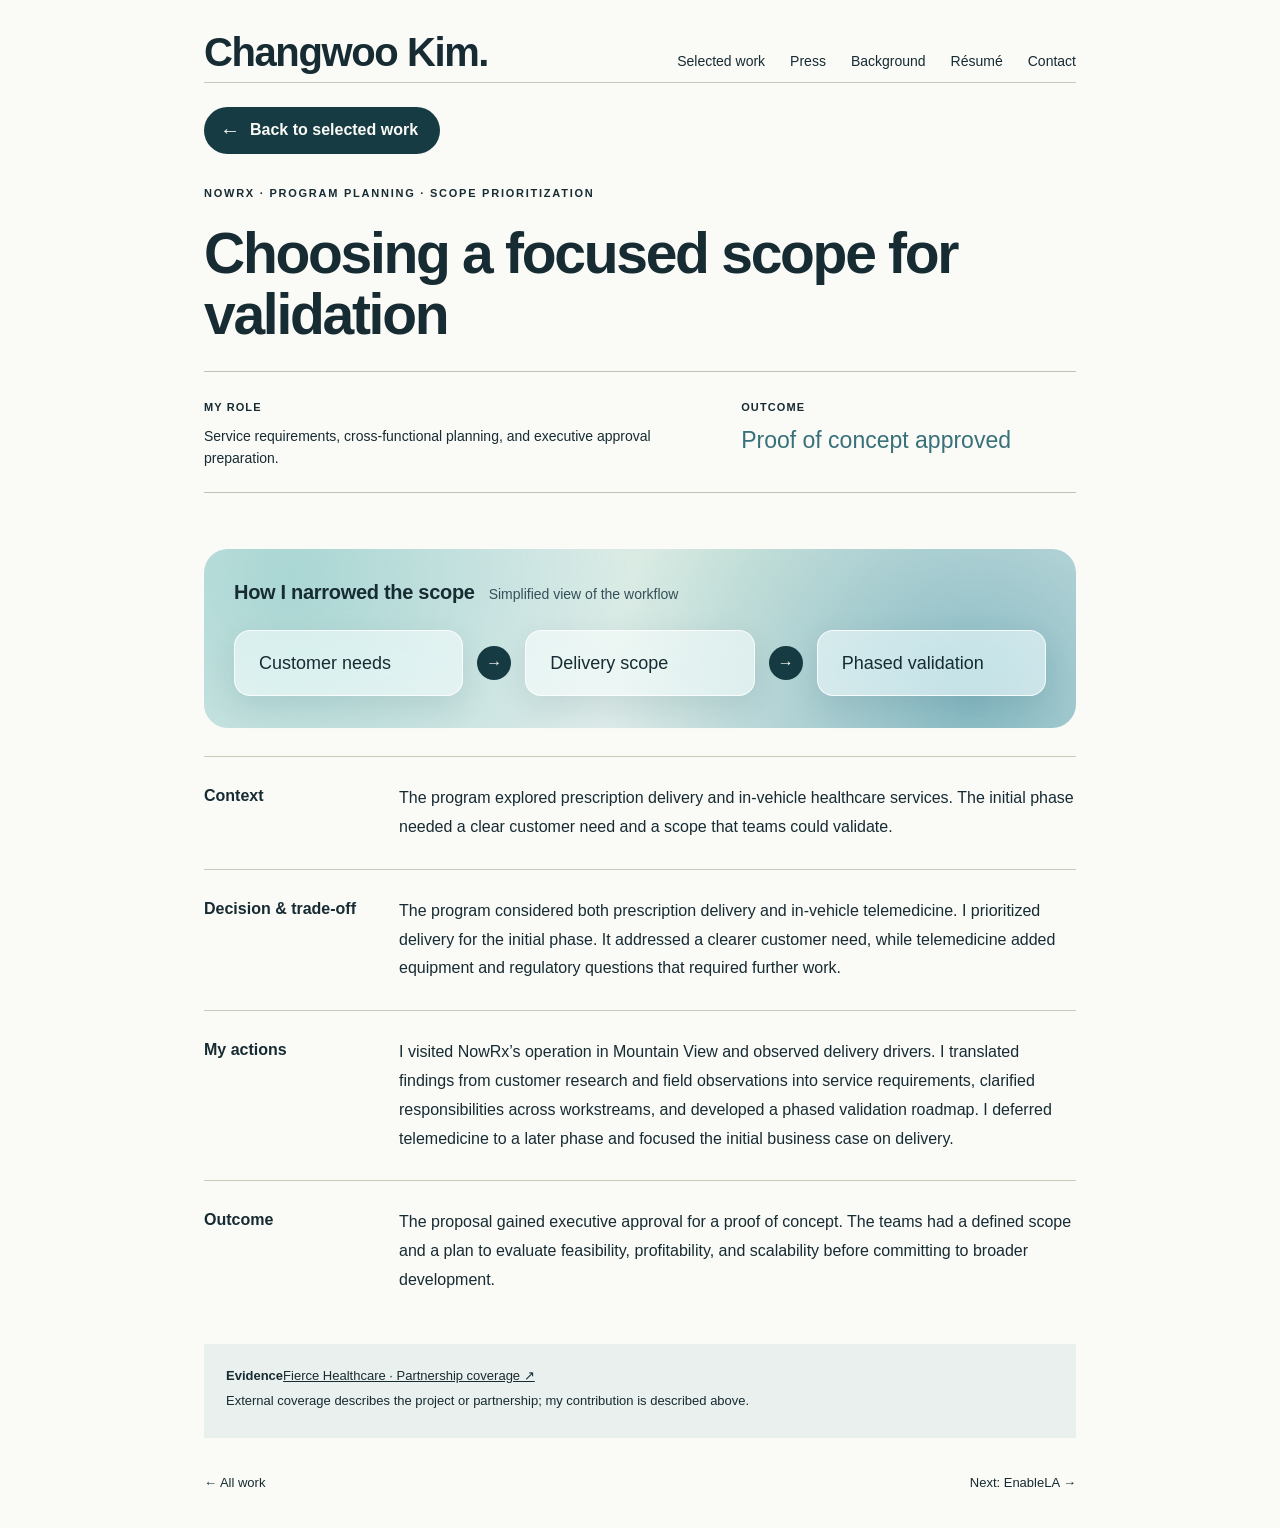
<file: nowrx.html>
<!doctype html><html lang="en"><head><meta charset="utf-8"><meta name="viewport" content="width=device-width,initial-scale=1"><title>NowRx — Changwoo Kim</title>
<link rel="icon" href="data:image/svg+xml,%3Csvg xmlns=%27http://www.w3.org/2000/svg%27 viewBox=%270 0 64 64%27%3E%3Ccircle cx=%2732%27 cy=%2732%27 r=%2732%27 fill=%27%23173b43%27/%3E%3Ctext x=%2732%27 y=%2742%27 font-family=%27Helvetica,Arial,sans-serif%27 font-size=%2728%27 font-weight=%27700%27 text-anchor=%27middle%27 fill=%27%23fafaf7%27%3ECK%3C/text%3E%3C/svg%3E">
<meta name="description" content="Case study: narrowing a healthcare mobility idea to a prescription-delivery proof of concept with NowRx."><style>
*{box-sizing:border-box}html{scroll-behavior:smooth;scroll-padding-top:65px}body{margin:0;background:#f3f0e8;color:#232725;font:16px/1.55 -apple-system,BlinkMacSystemFont,'Segoe UI',sans-serif}a{color:inherit;text-decoration:none}a:focus-visible,summary:focus-visible{outline:3px solid #a13b21;outline-offset:5px}.review{padding:9px 4%;background:#252b27;color:#f3f0e8;font-size:12px;display:flex;justify-content:space-between;position:sticky;top:0;z-index:5}.review a{text-decoration:underline;margin-left:18px}main{max-width:1320px;margin:auto;padding:0 5%}nav{display:flex;justify-content:space-between;padding:25px 0;border-bottom:1px solid #c8c8ba;font-size:13px}nav b{font-size:18px}nav div{display:flex;gap:25px;align-items:center}.intro{padding:54px 0 25px;display:grid;grid-template-columns:1.8fr 1fr;gap:40px;align-items:end}.over{font-size:11px;letter-spacing:.16em;text-transform:uppercase;font-weight:600}.intro h1{font-size:clamp(45px,6.2vw,82px);line-height:1.03;letter-spacing:-.055em;font-weight:550;margin:17px 0 0}.intro h1 em{font-family:Georgia,serif;font-weight:400;color:#a44429}.intro p{color:#5b625b;max-width:310px;font-size:16px;margin-bottom:10px}.scene{margin:20px 0 28px;position:relative;background:#e7e6da;border-radius:4px;overflow:hidden}.scene svg{display:block;width:100%;height:auto}.scene-note{padding:0 24px 12px;margin:0;font-size:10px;color:#606a60}.scene text{font-family:-apple-system,BlinkMacSystemFont,sans-serif}.micro{display:flex;justify-content:space-between;align-items:center;border-bottom:1px solid #c7c9bc;padding-bottom:26px;font-size:12px;color:#586157}.micro a{color:#252b27;font-weight:600}.section-head{display:flex;justify-content:space-between;align-items:end;padding:50px 0 25px}.section-head h2{font-size:32px;font-weight:500;letter-spacing:-.03em;margin:0}.section-head p{font-size:13px;margin:0;color:#586157}.grid{display:grid;grid-template-columns:1.18fr 1fr;gap:30px}.project{display:block}.art{border-radius:5px;min-height:270px;padding:30px;position:relative;overflow:hidden}.project h3{font-size:27px;font-weight:500;letter-spacing:-.03em;line-height:1.2;margin:15px 0 8px}.project p{font-size:14px;color:#566154;margin:0}.project .caption{display:flex;justify-content:space-between;margin-top:16px;font-size:10px;text-transform:uppercase;letter-spacing:.1em;color:#596858}.project:hover h3{text-decoration:underline;text-underline-offset:5px}.art .stamp{font-size:10px;letter-spacing:.12em;text-transform:uppercase}.gov{background:#d5e0cd}.gov .big{font-size:92px;font-weight:500;letter-spacing:-.065em;line-height:1.2}.gov .bars{position:absolute;right:25px;bottom:36px;width:36%;font-size:10px}.bar{height:12px;background:#a3b399;margin:7px 0 15px}.bar.after{width:40%;background:#3e613f}.gov .result-label{font-size:14px;max-width:180px}.gov .annotation{font-size:10px;margin-top:25px}.rx{background:#e9d9ce}.rx .paper{background:#fff9f1;padding:17px 20px;box-shadow:0 7px 15px #9a6a411a;margin-top:18px;max-width:300px;transform:rotate(-3deg);border:1px solid #c9b4a4}.paper small{font-size:9px;letter-spacing:.15em;color:#a44429}.paper strong{display:block;font:400 24px Georgia,serif}.later{margin-left:auto;margin-top:15px;padding:12px 16px;border:1px dashed #a17e69;max-width:230px;font-size:12px;border-radius:4px}.enable{margin-top:36px;display:grid;grid-template-columns:1fr 1.2fr;gap:35px;align-items:center}.enable .art{background:#d9e1e8;padding:35px}.lane{display:flex;align-items:center;gap:16px;margin:15px 0;font-size:13px}.lane span{min-width:130px}.lane i{height:2px;background:#819cb0;flex:1}.lane b{font-size:13px;color:#425f72}.enable h3{font-size:30px}.tag{font-size:11px;border:1px solid #a5b3ba;padding:7px 12px;display:inline-block;margin-top:16px}.grab{margin:40px 0;background:#2c3a35;color:#f4f1e8;padding:30px 34px;display:grid;grid-template-columns:.55fr 1.8fr .7fr;gap:20px;align-items:center;border-radius:4px}.grab h3{font:400 29px/1.25 Georgia,serif;margin:0}.grab p{font-size:13px;color:#d8e1d7;margin:0}.grab .over{color:#bdd0b6}.methods{padding:25px 0 45px;display:grid;grid-template-columns:.8fr repeat(3,1fr);gap:30px;border-bottom:1px solid #c7c9bc}.methods h2{font:400 30px Georgia,serif;margin:0}.methods strong{font-weight:600;font-size:14px}.methods p{font-size:13px;color:#566154}.foot{padding:30px 0 45px;font-size:12px;display:flex;justify-content:space-between;color:#566154}.research{border:1px solid #c9ccbe;padding:26px;margin:20px 0 40px;background:#eeeee5}.research summary{cursor:pointer;font-size:17px;font-weight:600}.research h2{font-size:22px;margin-top:30px}.research p,.research li{font-size:14px}.research table{border-collapse:collapse;width:100%;font-size:13px}.research td,.research th{padding:15px 12px;border-bottom:1px solid #c7c9bc;text-align:left;vertical-align:top}.research a{text-decoration:underline}.table{overflow:auto}.research .decision{background:#e0e5d8;padding:16px}.mobile-map{display:none}
@media(max-width:720px){main{padding:0 22px}nav div{gap:14px}.intro{grid-template-columns:1fr;gap:10px;padding-top:35px}.intro h1{font-size:49px}.intro p{font-size:14px;max-width:100%;margin:12px 0}.scene svg{display:none}.mobile-map{display:block;padding:25px 20px}.mobile-map .mrow{font-size:12px;text-align:center;padding:10px}.mobile-map .center{background:#ac482d;color:white;padding:23px 15px;border-radius:55px;font-size:23px;font-family:Georgia;text-align:center;margin:15px 0}.mobile-map .center small{display:block;font:11px sans-serif;margin-top:8px}.micro{font-size:10px;gap:18px}.section-head{padding-top:34px;display:block}.section-head p{margin-top:8px}.grid{grid-template-columns:1fr;gap:30px}.art{min-height:260px}.enable{grid-template-columns:1fr;gap:15px}.grab{grid-template-columns:1fr;gap:16px}.methods{grid-template-columns:1fr;gap:8px}.foot{display:block}.foot p{margin:8px 0}.review{font-size:10px}.review a{margin-left:10px}.research{padding:18px}.research table{min-width:650px}.project h3{font-size:25px}}
@media(prefers-reduced-motion:reduce){html{scroll-behavior:auto}}

.intro{padding-top:38px;padding-bottom:16px}.intro h1{font-size:clamp(43px,5.3vw,68px)}.intro p{font-size:15px}.outcomes{display:grid;grid-template-columns:repeat(3,1fr);border-top:1px solid #bfc3b6;border-bottom:1px solid #bfc3b6;margin:12px 0 25px;padding:21px 0;gap:26px}.outcomes a+ a{border-left:1px solid #c9cbbf;padding-left:25px}.outcomes strong{font-size:27px;letter-spacing:-.04em;font-weight:550;display:block;color:#a44429}.outcomes span{display:block;font-size:13px}.outcomes small{display:block;font-size:10px;margin-top:7px;color:#566154}.scene{max-width:100%;margin-bottom:18px}.scene svg{max-height:210px}.scene-note{font-size:10px}.gov{background:#e2e4d8}.rx{background:#e7e3d9}.enable .art{background:#e1e5df}.gov .bar.after{background:#a44429}.grab{background:#303832}.section-head{padding-top:34px}.contact-block{padding:30px 0;border-bottom:1px solid #bfc3b6;display:grid;grid-template-columns:1fr 1.5fr;gap:30px}.contact-block h2{font:400 29px Georgia,serif;margin:0}.contact-block p{font-size:14px;margin:0 0 12px}.pending{font-size:12px;color:#566154;border:1px dashed #aeb7a8;padding:12px;display:block}.case{max-width:1000px;margin:auto}.case-head{padding:40px 0 22px}.case h1{font-size:clamp(36px,4.5vw,57px);line-height:1.08;letter-spacing:-.04em;max-width:850px;margin:18px 0 25px}.case .brief{display:grid;grid-template-columns:1fr 1.5fr;gap:35px;border-top:1px solid #bfc3b6;border-bottom:1px solid #bfc3b6;padding:22px 0}.brief strong{font-size:11px;letter-spacing:.1em;text-transform:uppercase}.brief p{font-size:14px;margin:8px 0 0}.brief .outcome{font-size:23px;color:#a44429;line-height:1.3}.case-nav{display:flex;gap:22px;flex-wrap:wrap;font-size:12px;padding:20px 0}.case-nav a{text-decoration:underline}.case-section{display:grid;grid-template-columns:160px 1fr;gap:35px;padding:27px 0;border-top:1px solid #c8cbbc;scroll-margin-top:70px}.case-section h2{font-size:16px;font-weight:550;margin:0}.case-section p{font-size:16px;margin:0;line-height:1.8}.evidence{font-size:13px;background:#e5e7dc;padding:22px;margin:22px 0}.evidence a{text-decoration:underline}.evidence p{margin:5px 0}.case-bottom{display:flex;justify-content:space-between;margin:35px 0;font-size:13px}.case-diagram{display:flex;gap:12px;align-items:center;justify-content:center;background:#e5e7dc;padding:28px 18px;margin:28px 0;flex-wrap:wrap}.case-diagram span{font-size:13px;border:1px solid #b3bfaa;padding:12px 18px;border-radius:3px;background:#f2f3eb}.case-diagram small{width:100%;text-align:center;font-size:10px;color:#5b6955}.callout{border-left:3px solid #a44429;padding-left:17px;margin-top:17px;font-size:13px;color:#566154}
@media(max-width:720px){.intro h1{font-size:43px}.outcomes{gap:15px;grid-template-columns:1fr}.outcomes a+ a{border-left:0;padding-left:0;border-top:1px solid #c9cbbf;padding-top:14px}.outcomes strong{font-size:24px}.mobile-map{padding:15px}.mobile-map .center{font-size:21px;padding:16px}.contact-block{grid-template-columns:1fr;gap:15px}.case .brief{grid-template-columns:1fr;gap:18px}.case-section{grid-template-columns:1fr;gap:10px}nav div{gap:12px;font-size:11px}.case-nav{gap:15px}.case h1{font-size:37px}}
body{background:#fafaf7;color:#172b32}.brief .outcome{color:#39717a}.review{background:#173b43}.case-diagram,.evidence{background:#eaf0ee}.case-diagram span{background:#fafaf7;border-color:#cad7d7}.callout{border-color:#39717a}
/* 2026-10-09 edits: larger name aligned with the links, visible back button, role before outcome, titled workflow diagram */
nav{align-items:baseline;padding:30px 0 8px}nav b{font-size:40px;line-height:1.1;letter-spacing:-.035em}nav div{align-items:baseline;font-size:14px}
.back{display:inline-flex;align-items:center;gap:10px;margin-top:24px;padding:11px 22px 11px 16px;background:#173b43;color:#fafaf7;border-radius:999px;font-size:16px;font-weight:600}.back span{font-size:20px;line-height:1}.back:hover{background:#39717a}.back:focus-visible{outline-offset:3px}
.case-head{padding-top:26px}.review{font-size:14px}
.case .brief{grid-template-columns:1.5fr 1fr}
.workflow{margin:34px 0 28px;padding:28px 30px 32px;border-radius:24px;background:radial-gradient(circle at 10% 15%,#a9d6d3 0,transparent 42%),radial-gradient(circle at 88% 85%,#86b9c2 0,transparent 46%),radial-gradient(circle at 62% 0%,#d7ebdf 0,transparent 40%),#dcebe9}
.workflow-title{display:flex;align-items:baseline;gap:14px;flex-wrap:wrap;margin:0 0 22px;font-size:20px;font-weight:600;letter-spacing:-.015em;color:#172b32}.workflow-title small{font-size:14px;font-weight:400;letter-spacing:0;color:#35505a}
.workflow .case-diagram{background:none;margin:0;padding:0;gap:14px;justify-content:flex-start;align-items:stretch;flex-wrap:nowrap}.workflow .case-diagram span{flex:1 1 0;display:flex;align-items:center;font-size:18px;font-weight:500;line-height:1.35;color:#172b32;padding:20px 24px;background:rgba(255,255,255,.55);-webkit-backdrop-filter:blur(18px) saturate(140%);backdrop-filter:blur(18px) saturate(140%);border:1px solid rgba(255,255,255,.8);border-radius:16px;box-shadow:0 10px 30px rgba(23,59,67,.1)}.workflow .case-diagram b{align-self:center;flex:none;display:grid;place-items:center;width:34px;height:34px;border-radius:50%;background:#173b43;color:#fafaf7;font-size:16px}
@media(max-width:720px){nav{flex-wrap:wrap;gap:4px 20px}nav b{font-size:28px}nav div{font-size:14px;flex-wrap:wrap;gap:4px 18px}.case .brief{grid-template-columns:1fr}.workflow{padding:22px 16px;border-radius:20px}.workflow .case-diagram{flex-direction:column;gap:10px}.workflow .case-diagram span{flex:none}.workflow .case-diagram b{transform:rotate(90deg)}}
</style></head><body><main class="case"><nav aria-label="Site"><b><a href="index.html">Changwoo Kim.</a></b><div><a href="index.html#work">Selected work</a><a href="index.html#press">Press</a><a href="background.html">Background</a><a href="resume.html">Résumé</a><a href="contact.html">Contact</a></div></nav><a class="back" href="index.html#work"><span aria-hidden="true">←</span> Back to selected work</a><header class="case-head"><span class="over">NowRx · Program planning · Scope prioritization</span><h1>Choosing a focused scope for validation</h1><div class="brief"><div><strong>My role</strong><p>Service requirements, cross-functional planning, and executive approval preparation.</p></div><div><strong>Outcome</strong><p class="outcome">Proof of concept approved</p></div></div></header><section class="workflow" aria-labelledby="wf-title"><h2 class="workflow-title" id="wf-title">How I narrowed the scope<small>Simplified view of the workflow</small></h2><div class="case-diagram"><span>Customer needs</span> <b aria-hidden="true">→</b> <span>Delivery scope</span> <b aria-hidden="true">→</b> <span>Phased validation</span></div></section><section class="case-section" id="context"><h2>Context</h2><p>The program explored prescription delivery and in-vehicle healthcare services. The initial phase needed a clear customer need and a scope that teams could validate.</p></section><section class="case-section" id="decision"><h2>Decision & trade-off</h2><p>The program considered both prescription delivery and in-vehicle telemedicine. I prioritized delivery for the initial phase. It addressed a clearer customer need, while telemedicine added equipment and regulatory questions that required further work.</p></section><section class="case-section" id="actions"><h2>My actions</h2><p>I visited NowRx’s operation in Mountain View and observed delivery drivers. I translated findings from customer research and field observations into service requirements, clarified responsibilities across workstreams, and developed a phased validation roadmap. I deferred telemedicine to a later phase and focused the initial business case on delivery.</p></section><section class="case-section" id="outcome"><h2>Outcome</h2><p>The proposal gained executive approval for a proof of concept. The teams had a defined scope and a plan to evaluate feasibility, profitability, and scalability before committing to broader development.</p></section><aside class="evidence"><strong>Evidence</strong><a href="https://www.fiercehealthcare.com/health-tech/nowrx-partnering-hyundai-medication-delivery-eye-toward-autonomous-vehicles" target="_blank" rel="noopener noreferrer">Fierce Healthcare · Partnership coverage ↗</a><p>External coverage describes the project or partnership; my contribution is described above.</p></aside><div class="case-bottom"><a href="index.html#work">← All work</a><a href="enablela.html">Next: EnableLA →</a></div></main></body></html>
</file>
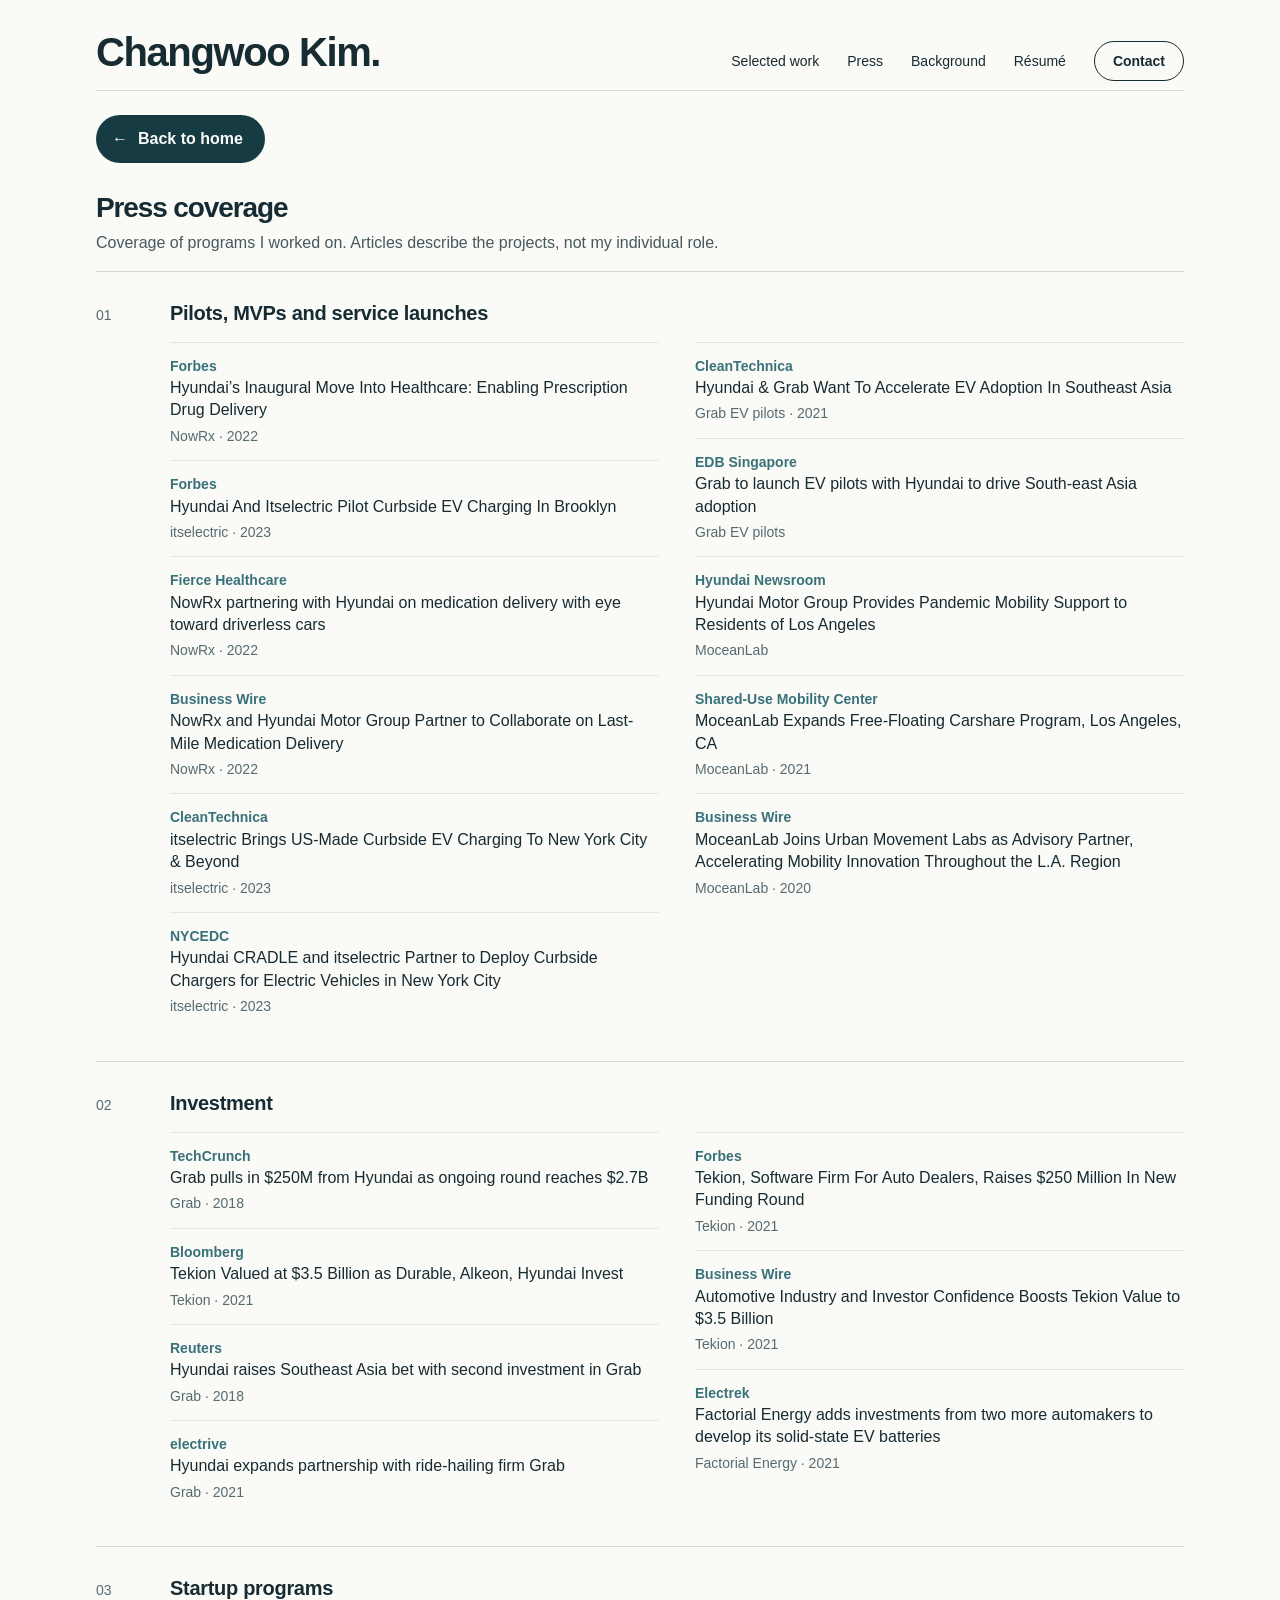
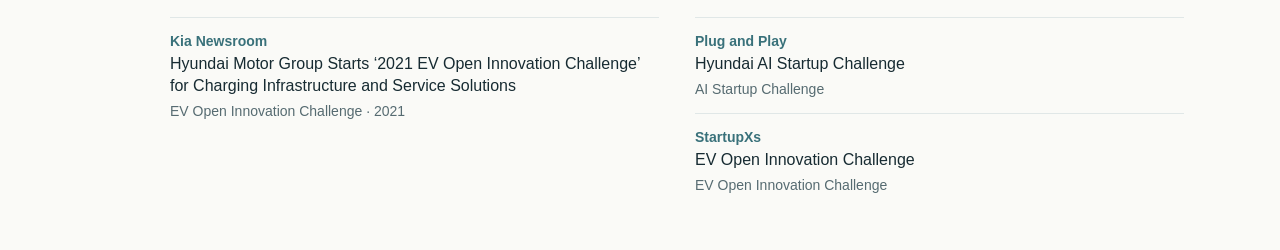
<file: press.html>
<!doctype html>
<html lang="en">
<head>
<meta charset="utf-8">
<meta name="viewport" content="width=device-width, initial-scale=1">

<title>Press coverage — Changwoo Kim</title>
<link rel="icon" href="data:image/svg+xml,%3Csvg xmlns=%27http://www.w3.org/2000/svg%27 viewBox=%270 0 64 64%27%3E%3Ccircle cx=%2732%27 cy=%2732%27 r=%2732%27 fill=%27%23173b43%27/%3E%3Ctext x=%2732%27 y=%2742%27 font-family=%27Helvetica,Arial,sans-serif%27 font-size=%2728%27 font-weight=%27700%27 text-anchor=%27middle%27 fill=%27%23fafaf7%27%3ECK%3C/text%3E%3C/svg%3E">
<meta name="description" content="Press coverage of programs Changwoo Kim worked on, including NowRx, itselectric, Grab and the EV Open Innovation Challenge.">
<link rel="stylesheet" href="site.css">
</head>
<body>
<main>


<nav aria-label="Site">
  <b><a href="index.html">Changwoo Kim.</a></b>
  <div>
    <a href="index.html#work">Selected work</a>
    <a href="index.html#press">Press</a>
    <a href="background.html">Background</a>
    <a href="resume.html">Résumé</a>
    <a href="contact.html" class="nav-cta">Contact</a>
  </div>
</nav>

<a class="back-link" href="index.html#press"><span aria-hidden="true">←</span> Back to home</a>

<section class="press press-page" aria-labelledby="press-title">
  <div class="press-head">
    <h1 id="press-title">Press coverage</h1>
    <p>Coverage of programs I worked on. Articles describe the projects, not my individual role.</p>
  </div>
  <div class="press-row">
    <span class="num">01</span>
    <div>
      <h2 class="press-group">Pilots, MVPs and service launches</h2>
      <ul class="press-list">
        <li><a href="https://www.forbes.com/sites/saibala/2022/05/16/hyundais-inaugural-move-into-healthcare-enabling-prescription-drug-delivery/" target="_blank" rel="noopener"><b>Forbes</b><span>Hyundai’s Inaugural Move Into Healthcare: Enabling Prescription Drug Delivery</span><small>NowRx · 2022</small></a></li>
        <li><a href="https://www.forbes.com/sites/samabuelsamid/2023/04/18/hyundai-and-itselectric-pilot-curbside-ev-charging-in-brooklyn/" target="_blank" rel="noopener"><b>Forbes</b><span>Hyundai And Itselectric Pilot Curbside EV Charging In Brooklyn</span><small>itselectric · 2023</small></a></li>
        <li><a href="https://www.fiercehealthcare.com/health-tech/nowrx-partnering-hyundai-medication-delivery-eye-toward-autonomous-vehicles" target="_blank" rel="noopener"><b>Fierce Healthcare</b><span>NowRx partnering with Hyundai on medication delivery with eye toward driverless cars</span><small>NowRx · 2022</small></a></li>
        <li><a href="https://www.businesswire.com/news/home/20220512005206/en/NowRx-and-Hyundai-Motor-Group-Partner-to-Collaborate-on-Last-Mile-Medication-Delivery" target="_blank" rel="noopener"><b>Business Wire</b><span>NowRx and Hyundai Motor Group Partner to Collaborate on Last-Mile Medication Delivery</span><small>NowRx · 2022</small></a></li>
        <li><a href="https://cleantechnica.com/2023/03/07/its-electric-brings-us-made-curbside-ev-charging-to-new-york-city-beyond/" target="_blank" rel="noopener"><b>CleanTechnica</b><span>itselectric Brings US-Made Curbside EV Charging To New York City &amp; Beyond</span><small>itselectric · 2023</small></a></li>
        <li><a href="https://edc.nyc/press-release/hyundai-cradle-itselectric-partner-deploy-curbside-chargers-electric-vehicles-new-york-city" target="_blank" rel="noopener"><b>NYCEDC</b><span>Hyundai CRADLE and itselectric Partner to Deploy Curbside Chargers for Electric Vehicles in New York City</span><small>itselectric · 2023</small></a></li>
        <li><a href="https://cleantechnica.com/2021/07/01/hyundai-grab-want-to-accelerate-ev-adoption-in-southeast-asia/" target="_blank" rel="noopener"><b>CleanTechnica</b><span>Hyundai &amp; Grab Want To Accelerate EV Adoption In Southeast Asia</span><small>Grab EV pilots · 2021</small></a></li>
        <li><a href="https://www.edb.gov.sg/en/business-insights/insights/grab-to-launch-ev-pilots-with-hyundai-to-drive-south-east-asia-adoption.html" target="_blank" rel="noopener"><b>EDB Singapore</b><span>Grab to launch EV pilots with Hyundai to drive South-east Asia adoption</span><small>Grab EV pilots</small></a></li>
        <li><a href="https://www.hyundai.com/worldwide/en/newsroom/detail/hyundai-motor-group-provides-pandemic-mobility-support-to-residents-of-los-angeles-0000000655" target="_blank" rel="noopener"><b>Hyundai Newsroom</b><span>Hyundai Motor Group Provides Pandemic Mobility Support to Residents of Los Angeles</span><small>MoceanLab</small></a></li>
        <li><a href="https://learn.sharedusemobilitycenter.org/overview/moceanlab-expands-free-floating-carshare-program-los-angeles-ca-2021/" target="_blank" rel="noopener"><b>Shared-Use Mobility Center</b><span>MoceanLab Expands Free-Floating Carshare Program, Los Angeles, CA</span><small>MoceanLab · 2021</small></a></li>
        <li><a href="https://www.businesswire.com/news/home/20201117005667/en/MoceanLab-Joins-Urban-Movement-Labs-as-Advisory-Partner-Accelerating-Mobility-Innovation-Throughout-the-L.A.-Region" target="_blank" rel="noopener"><b>Business Wire</b><span>MoceanLab Joins Urban Movement Labs as Advisory Partner, Accelerating Mobility Innovation Throughout the L.A. Region</span><small>MoceanLab · 2020</small></a></li>
      </ul>
    </div>
  </div>
  <div class="press-row">
    <span class="num">02</span>
    <div>
      <h2 class="press-group">Investment</h2>
      <ul class="press-list">
        <li><a href="https://techcrunch.com/2018/11/06/grab-hyundai-250-million/" target="_blank" rel="noopener"><b>TechCrunch</b><span>Grab pulls in $250M from Hyundai as ongoing round reaches $2.7B</span><small>Grab · 2018</small></a></li>
        <li><a href="https://www.bloomberg.com/news/articles/2021-10-05/tekion-valued-at-3-5-billion-as-durable-alkeon-hyundai-invest" target="_blank" rel="noopener"><b>Bloomberg</b><span>Tekion Valued at $3.5 Billion as Durable, Alkeon, Hyundai Invest</span><small>Tekion · 2021</small></a></li>
        <li><a href="https://www.reuters.com/article/us-grab-hyundai-motor-idUSKCN1NC007" target="_blank" rel="noopener"><b>Reuters</b><span>Hyundai raises Southeast Asia bet with second investment in Grab</span><small>Grab · 2018</small></a></li>
        <li><a href="https://www.electrive.com/2021/06/23/hyundai-expands-partnership-with-ride-hailing-firm-grab-in-sea/" target="_blank" rel="noopener"><b>electrive</b><span>Hyundai expands partnership with ride-hailing firm Grab</span><small>Grab · 2021</small></a></li>
        <li><a href="https://www.forbes.com/sites/greggardner/2021/10/05/tekion-software-firm-for-auto-dealers-raises-250-million-in-new-funding-round/" target="_blank" rel="noopener"><b>Forbes</b><span>Tekion, Software Firm For Auto Dealers, Raises $250 Million In New Funding Round</span><small>Tekion · 2021</small></a></li>
        <li><a href="https://www.businesswire.com/news/home/20211005005454/en/Automotive-Industry-and-Investor-Confidence-Boosts-Tekion-Value-to-%243.5-Billion" target="_blank" rel="noopener"><b>Business Wire</b><span>Automotive Industry and Investor Confidence Boosts Tekion Value to $3.5 Billion</span><small>Tekion · 2021</small></a></li>
        <li><a href="https://electrek.co/2021/11/30/factorial-energy-adds-investments-from-two-more-automakers-to-develop-its-solid-state-ev-batteries/" target="_blank" rel="noopener"><b>Electrek</b><span>Factorial Energy adds investments from two more automakers to develop its solid-state EV batteries</span><small>Factorial Energy · 2021</small></a></li>
      </ul>
    </div>
  </div>
  <div class="press-row">
    <span class="num">03</span>
    <div>
      <h2 class="press-group">Startup programs</h2>
      <ul class="press-list">
        <li><a href="https://www.kianewscenter.com/news/hyundai-motor-group-starts--2021-ev-open-innovation-challenge--for-charging-infrastructure-and-servi/s/644c7c5c-8fae-4dad-9a60-bd484252a031" target="_blank" rel="noopener"><b>Kia Newsroom</b><span>Hyundai Motor Group Starts ‘2021 EV Open Innovation Challenge’ for Charging Infrastructure and Service Solutions</span><small>EV Open Innovation Challenge · 2021</small></a></li>
        <li><a href="https://www.plugandplaytechcenter.com/innovation-services/challenge-offerings/ai-startup-challenge" target="_blank" rel="noopener"><b>Plug and Play</b><span>Hyundai AI Startup Challenge</span><small>AI Startup Challenge</small></a></li>
        <li><a href="https://startupxs.com/accelerator/ev-open-innovation-challenge/" target="_blank" rel="noopener"><b>StartupXs</b><span>EV Open Innovation Challenge</span><small>EV Open Innovation Challenge</small></a></li>
      </ul>
    </div>
  </div>
</section>


</main>
</body>
</html>
</file>
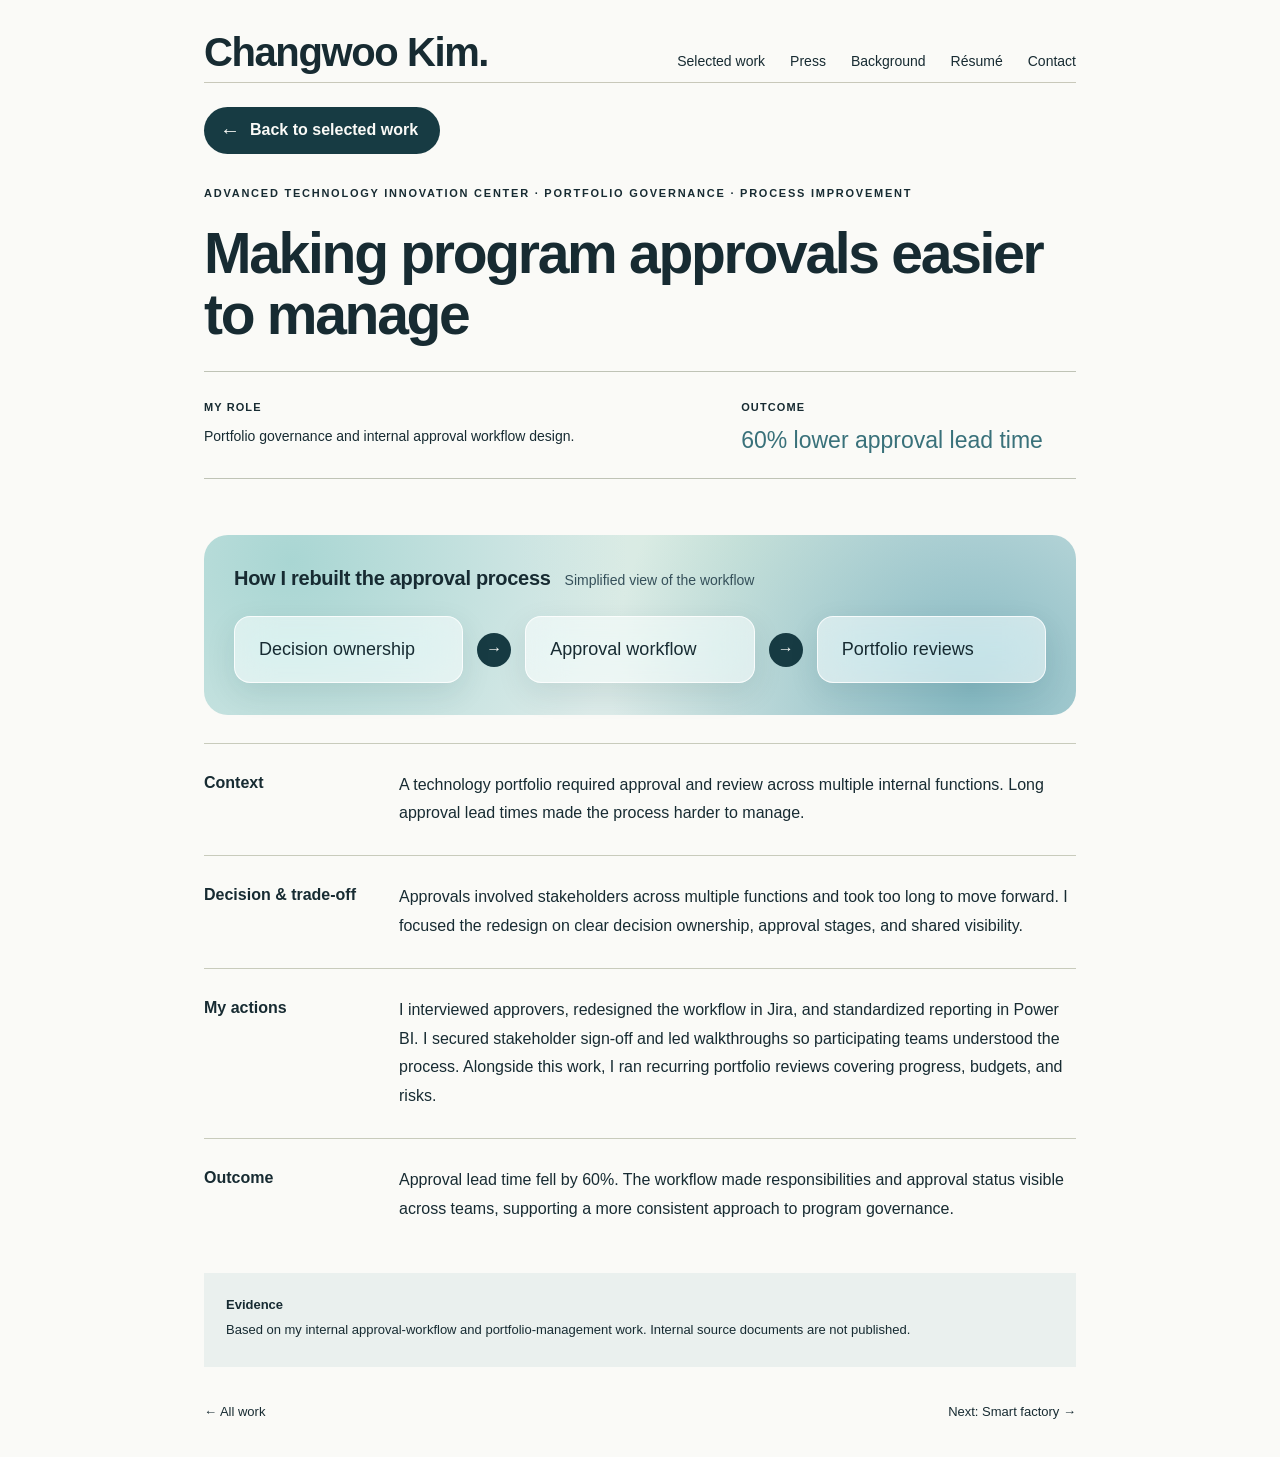
<file: program-governance.html>
<!doctype html><html lang="en"><head><meta charset="utf-8"><meta name="viewport" content="width=device-width,initial-scale=1"><title>Program governance — Changwoo Kim</title>
<link rel="icon" href="data:image/svg+xml,%3Csvg xmlns=%27http://www.w3.org/2000/svg%27 viewBox=%270 0 64 64%27%3E%3Ccircle cx=%2732%27 cy=%2732%27 r=%2732%27 fill=%27%23173b43%27/%3E%3Ctext x=%2732%27 y=%2742%27 font-family=%27Helvetica,Arial,sans-serif%27 font-size=%2728%27 font-weight=%27700%27 text-anchor=%27middle%27 fill=%27%23fafaf7%27%3ECK%3C/text%3E%3C/svg%3E">
<meta name="description" content="Case study: redesigning an approval workflow for 80+ stakeholders and cutting lead time by 60%."><style>
*{box-sizing:border-box}html{scroll-behavior:smooth;scroll-padding-top:65px}body{margin:0;background:#f3f0e8;color:#232725;font:16px/1.55 -apple-system,BlinkMacSystemFont,'Segoe UI',sans-serif}a{color:inherit;text-decoration:none}a:focus-visible,summary:focus-visible{outline:3px solid #a13b21;outline-offset:5px}.review{padding:9px 4%;background:#252b27;color:#f3f0e8;font-size:12px;display:flex;justify-content:space-between;position:sticky;top:0;z-index:5}.review a{text-decoration:underline;margin-left:18px}main{max-width:1320px;margin:auto;padding:0 5%}nav{display:flex;justify-content:space-between;padding:25px 0;border-bottom:1px solid #c8c8ba;font-size:13px}nav b{font-size:18px}nav div{display:flex;gap:25px;align-items:center}.intro{padding:54px 0 25px;display:grid;grid-template-columns:1.8fr 1fr;gap:40px;align-items:end}.over{font-size:11px;letter-spacing:.16em;text-transform:uppercase;font-weight:600}.intro h1{font-size:clamp(45px,6.2vw,82px);line-height:1.03;letter-spacing:-.055em;font-weight:550;margin:17px 0 0}.intro h1 em{font-family:Georgia,serif;font-weight:400;color:#a44429}.intro p{color:#5b625b;max-width:310px;font-size:16px;margin-bottom:10px}.scene{margin:20px 0 28px;position:relative;background:#e7e6da;border-radius:4px;overflow:hidden}.scene svg{display:block;width:100%;height:auto}.scene-note{padding:0 24px 12px;margin:0;font-size:10px;color:#606a60}.scene text{font-family:-apple-system,BlinkMacSystemFont,sans-serif}.micro{display:flex;justify-content:space-between;align-items:center;border-bottom:1px solid #c7c9bc;padding-bottom:26px;font-size:12px;color:#586157}.micro a{color:#252b27;font-weight:600}.section-head{display:flex;justify-content:space-between;align-items:end;padding:50px 0 25px}.section-head h2{font-size:32px;font-weight:500;letter-spacing:-.03em;margin:0}.section-head p{font-size:13px;margin:0;color:#586157}.grid{display:grid;grid-template-columns:1.18fr 1fr;gap:30px}.project{display:block}.art{border-radius:5px;min-height:270px;padding:30px;position:relative;overflow:hidden}.project h3{font-size:27px;font-weight:500;letter-spacing:-.03em;line-height:1.2;margin:15px 0 8px}.project p{font-size:14px;color:#566154;margin:0}.project .caption{display:flex;justify-content:space-between;margin-top:16px;font-size:10px;text-transform:uppercase;letter-spacing:.1em;color:#596858}.project:hover h3{text-decoration:underline;text-underline-offset:5px}.art .stamp{font-size:10px;letter-spacing:.12em;text-transform:uppercase}.gov{background:#d5e0cd}.gov .big{font-size:92px;font-weight:500;letter-spacing:-.065em;line-height:1.2}.gov .bars{position:absolute;right:25px;bottom:36px;width:36%;font-size:10px}.bar{height:12px;background:#a3b399;margin:7px 0 15px}.bar.after{width:40%;background:#3e613f}.gov .result-label{font-size:14px;max-width:180px}.gov .annotation{font-size:10px;margin-top:25px}.rx{background:#e9d9ce}.rx .paper{background:#fff9f1;padding:17px 20px;box-shadow:0 7px 15px #9a6a411a;margin-top:18px;max-width:300px;transform:rotate(-3deg);border:1px solid #c9b4a4}.paper small{font-size:9px;letter-spacing:.15em;color:#a44429}.paper strong{display:block;font:400 24px Georgia,serif}.later{margin-left:auto;margin-top:15px;padding:12px 16px;border:1px dashed #a17e69;max-width:230px;font-size:12px;border-radius:4px}.enable{margin-top:36px;display:grid;grid-template-columns:1fr 1.2fr;gap:35px;align-items:center}.enable .art{background:#d9e1e8;padding:35px}.lane{display:flex;align-items:center;gap:16px;margin:15px 0;font-size:13px}.lane span{min-width:130px}.lane i{height:2px;background:#819cb0;flex:1}.lane b{font-size:13px;color:#425f72}.enable h3{font-size:30px}.tag{font-size:11px;border:1px solid #a5b3ba;padding:7px 12px;display:inline-block;margin-top:16px}.grab{margin:40px 0;background:#2c3a35;color:#f4f1e8;padding:30px 34px;display:grid;grid-template-columns:.55fr 1.8fr .7fr;gap:20px;align-items:center;border-radius:4px}.grab h3{font:400 29px/1.25 Georgia,serif;margin:0}.grab p{font-size:13px;color:#d8e1d7;margin:0}.grab .over{color:#bdd0b6}.methods{padding:25px 0 45px;display:grid;grid-template-columns:.8fr repeat(3,1fr);gap:30px;border-bottom:1px solid #c7c9bc}.methods h2{font:400 30px Georgia,serif;margin:0}.methods strong{font-weight:600;font-size:14px}.methods p{font-size:13px;color:#566154}.foot{padding:30px 0 45px;font-size:12px;display:flex;justify-content:space-between;color:#566154}.research{border:1px solid #c9ccbe;padding:26px;margin:20px 0 40px;background:#eeeee5}.research summary{cursor:pointer;font-size:17px;font-weight:600}.research h2{font-size:22px;margin-top:30px}.research p,.research li{font-size:14px}.research table{border-collapse:collapse;width:100%;font-size:13px}.research td,.research th{padding:15px 12px;border-bottom:1px solid #c7c9bc;text-align:left;vertical-align:top}.research a{text-decoration:underline}.table{overflow:auto}.research .decision{background:#e0e5d8;padding:16px}.mobile-map{display:none}
@media(max-width:720px){main{padding:0 22px}nav div{gap:14px}.intro{grid-template-columns:1fr;gap:10px;padding-top:35px}.intro h1{font-size:49px}.intro p{font-size:14px;max-width:100%;margin:12px 0}.scene svg{display:none}.mobile-map{display:block;padding:25px 20px}.mobile-map .mrow{font-size:12px;text-align:center;padding:10px}.mobile-map .center{background:#ac482d;color:white;padding:23px 15px;border-radius:55px;font-size:23px;font-family:Georgia;text-align:center;margin:15px 0}.mobile-map .center small{display:block;font:11px sans-serif;margin-top:8px}.micro{font-size:10px;gap:18px}.section-head{padding-top:34px;display:block}.section-head p{margin-top:8px}.grid{grid-template-columns:1fr;gap:30px}.art{min-height:260px}.enable{grid-template-columns:1fr;gap:15px}.grab{grid-template-columns:1fr;gap:16px}.methods{grid-template-columns:1fr;gap:8px}.foot{display:block}.foot p{margin:8px 0}.review{font-size:10px}.review a{margin-left:10px}.research{padding:18px}.research table{min-width:650px}.project h3{font-size:25px}}
@media(prefers-reduced-motion:reduce){html{scroll-behavior:auto}}

.intro{padding-top:38px;padding-bottom:16px}.intro h1{font-size:clamp(43px,5.3vw,68px)}.intro p{font-size:15px}.outcomes{display:grid;grid-template-columns:repeat(3,1fr);border-top:1px solid #bfc3b6;border-bottom:1px solid #bfc3b6;margin:12px 0 25px;padding:21px 0;gap:26px}.outcomes a+ a{border-left:1px solid #c9cbbf;padding-left:25px}.outcomes strong{font-size:27px;letter-spacing:-.04em;font-weight:550;display:block;color:#a44429}.outcomes span{display:block;font-size:13px}.outcomes small{display:block;font-size:10px;margin-top:7px;color:#566154}.scene{max-width:100%;margin-bottom:18px}.scene svg{max-height:210px}.scene-note{font-size:10px}.gov{background:#e2e4d8}.rx{background:#e7e3d9}.enable .art{background:#e1e5df}.gov .bar.after{background:#a44429}.grab{background:#303832}.section-head{padding-top:34px}.contact-block{padding:30px 0;border-bottom:1px solid #bfc3b6;display:grid;grid-template-columns:1fr 1.5fr;gap:30px}.contact-block h2{font:400 29px Georgia,serif;margin:0}.contact-block p{font-size:14px;margin:0 0 12px}.pending{font-size:12px;color:#566154;border:1px dashed #aeb7a8;padding:12px;display:block}.case{max-width:1000px;margin:auto}.case-head{padding:40px 0 22px}.case h1{font-size:clamp(36px,4.5vw,57px);line-height:1.08;letter-spacing:-.04em;max-width:850px;margin:18px 0 25px}.case .brief{display:grid;grid-template-columns:1fr 1.5fr;gap:35px;border-top:1px solid #bfc3b6;border-bottom:1px solid #bfc3b6;padding:22px 0}.brief strong{font-size:11px;letter-spacing:.1em;text-transform:uppercase}.brief p{font-size:14px;margin:8px 0 0}.brief .outcome{font-size:23px;color:#a44429;line-height:1.3}.case-nav{display:flex;gap:22px;flex-wrap:wrap;font-size:12px;padding:20px 0}.case-nav a{text-decoration:underline}.case-section{display:grid;grid-template-columns:160px 1fr;gap:35px;padding:27px 0;border-top:1px solid #c8cbbc;scroll-margin-top:70px}.case-section h2{font-size:16px;font-weight:550;margin:0}.case-section p{font-size:16px;margin:0;line-height:1.8}.evidence{font-size:13px;background:#e5e7dc;padding:22px;margin:22px 0}.evidence a{text-decoration:underline}.evidence p{margin:5px 0}.case-bottom{display:flex;justify-content:space-between;margin:35px 0;font-size:13px}.case-diagram{display:flex;gap:12px;align-items:center;justify-content:center;background:#e5e7dc;padding:28px 18px;margin:28px 0;flex-wrap:wrap}.case-diagram span{font-size:13px;border:1px solid #b3bfaa;padding:12px 18px;border-radius:3px;background:#f2f3eb}.case-diagram small{width:100%;text-align:center;font-size:10px;color:#5b6955}.callout{border-left:3px solid #a44429;padding-left:17px;margin-top:17px;font-size:13px;color:#566154}
@media(max-width:720px){.intro h1{font-size:43px}.outcomes{gap:15px;grid-template-columns:1fr}.outcomes a+ a{border-left:0;padding-left:0;border-top:1px solid #c9cbbf;padding-top:14px}.outcomes strong{font-size:24px}.mobile-map{padding:15px}.mobile-map .center{font-size:21px;padding:16px}.contact-block{grid-template-columns:1fr;gap:15px}.case .brief{grid-template-columns:1fr;gap:18px}.case-section{grid-template-columns:1fr;gap:10px}nav div{gap:12px;font-size:11px}.case-nav{gap:15px}.case h1{font-size:37px}}
body{background:#fafaf7;color:#172b32}.brief .outcome{color:#39717a}.review{background:#173b43}.case-diagram,.evidence{background:#eaf0ee}.case-diagram span{background:#fafaf7;border-color:#cad7d7}.callout{border-color:#39717a}
/* 2026-10-09 edits: larger name aligned with the links, visible back button, role before outcome, titled workflow diagram */
nav{align-items:baseline;padding:30px 0 8px}nav b{font-size:40px;line-height:1.1;letter-spacing:-.035em}nav div{align-items:baseline;font-size:14px}
.back{display:inline-flex;align-items:center;gap:10px;margin-top:24px;padding:11px 22px 11px 16px;background:#173b43;color:#fafaf7;border-radius:999px;font-size:16px;font-weight:600}.back span{font-size:20px;line-height:1}.back:hover{background:#39717a}.back:focus-visible{outline-offset:3px}
.case-head{padding-top:26px}.review{font-size:14px}
.case .brief{grid-template-columns:1.5fr 1fr}
.workflow{margin:34px 0 28px;padding:28px 30px 32px;border-radius:24px;background:radial-gradient(circle at 10% 15%,#a9d6d3 0,transparent 42%),radial-gradient(circle at 88% 85%,#86b9c2 0,transparent 46%),radial-gradient(circle at 62% 0%,#d7ebdf 0,transparent 40%),#dcebe9}
.workflow-title{display:flex;align-items:baseline;gap:14px;flex-wrap:wrap;margin:0 0 22px;font-size:20px;font-weight:600;letter-spacing:-.015em;color:#172b32}.workflow-title small{font-size:14px;font-weight:400;letter-spacing:0;color:#35505a}
.workflow .case-diagram{background:none;margin:0;padding:0;gap:14px;justify-content:flex-start;align-items:stretch;flex-wrap:nowrap}.workflow .case-diagram span{flex:1 1 0;display:flex;align-items:center;font-size:18px;font-weight:500;line-height:1.35;color:#172b32;padding:20px 24px;background:rgba(255,255,255,.55);-webkit-backdrop-filter:blur(18px) saturate(140%);backdrop-filter:blur(18px) saturate(140%);border:1px solid rgba(255,255,255,.8);border-radius:16px;box-shadow:0 10px 30px rgba(23,59,67,.1)}.workflow .case-diagram b{align-self:center;flex:none;display:grid;place-items:center;width:34px;height:34px;border-radius:50%;background:#173b43;color:#fafaf7;font-size:16px}
@media(max-width:720px){nav{flex-wrap:wrap;gap:4px 20px}nav b{font-size:28px}nav div{font-size:14px;flex-wrap:wrap;gap:4px 18px}.case .brief{grid-template-columns:1fr}.workflow{padding:22px 16px;border-radius:20px}.workflow .case-diagram{flex-direction:column;gap:10px}.workflow .case-diagram span{flex:none}.workflow .case-diagram b{transform:rotate(90deg)}}
</style></head><body><main class="case"><nav aria-label="Site"><b><a href="index.html">Changwoo Kim.</a></b><div><a href="index.html#work">Selected work</a><a href="index.html#press">Press</a><a href="background.html">Background</a><a href="resume.html">Résumé</a><a href="contact.html">Contact</a></div></nav><a class="back" href="index.html#work"><span aria-hidden="true">←</span> Back to selected work</a><header class="case-head"><span class="over">Advanced Technology Innovation Center · Portfolio governance · Process improvement</span><h1>Making program approvals easier to manage</h1><div class="brief"><div><strong>My role</strong><p>Portfolio governance and internal approval workflow design.</p></div><div><strong>Outcome</strong><p class="outcome">60% lower approval lead time</p></div></div></header><section class="workflow" aria-labelledby="wf-title"><h2 class="workflow-title" id="wf-title">How I rebuilt the approval process<small>Simplified view of the workflow</small></h2><div class="case-diagram"><span>Decision ownership</span> <b aria-hidden="true">→</b> <span>Approval workflow</span> <b aria-hidden="true">→</b> <span>Portfolio reviews</span></div></section><section class="case-section" id="context"><h2>Context</h2><p>A technology portfolio required approval and review across multiple internal functions. Long approval lead times made the process harder to manage.</p></section><section class="case-section" id="decision"><h2>Decision & trade-off</h2><p>Approvals involved stakeholders across multiple functions and took too long to move forward. I focused the redesign on clear decision ownership, approval stages, and shared visibility.</p></section><section class="case-section" id="actions"><h2>My actions</h2><p>I interviewed approvers, redesigned the workflow in Jira, and standardized reporting in Power BI. I secured stakeholder sign-off and led walkthroughs so participating teams understood the process. Alongside this work, I ran recurring portfolio reviews covering progress, budgets, and risks.</p></section><section class="case-section" id="outcome"><h2>Outcome</h2><p>Approval lead time fell by 60%. The workflow made responsibilities and approval status visible across teams, supporting a more consistent approach to program governance.</p></section><aside class="evidence"><strong>Evidence</strong><p>Based on my internal approval-workflow and portfolio-management work. Internal source documents are not published.</p></aside><div class="case-bottom"><a href="index.html#work">← All work</a><a href="smart-factory.html">Next: Smart factory →</a></div></main></body></html>
</file>
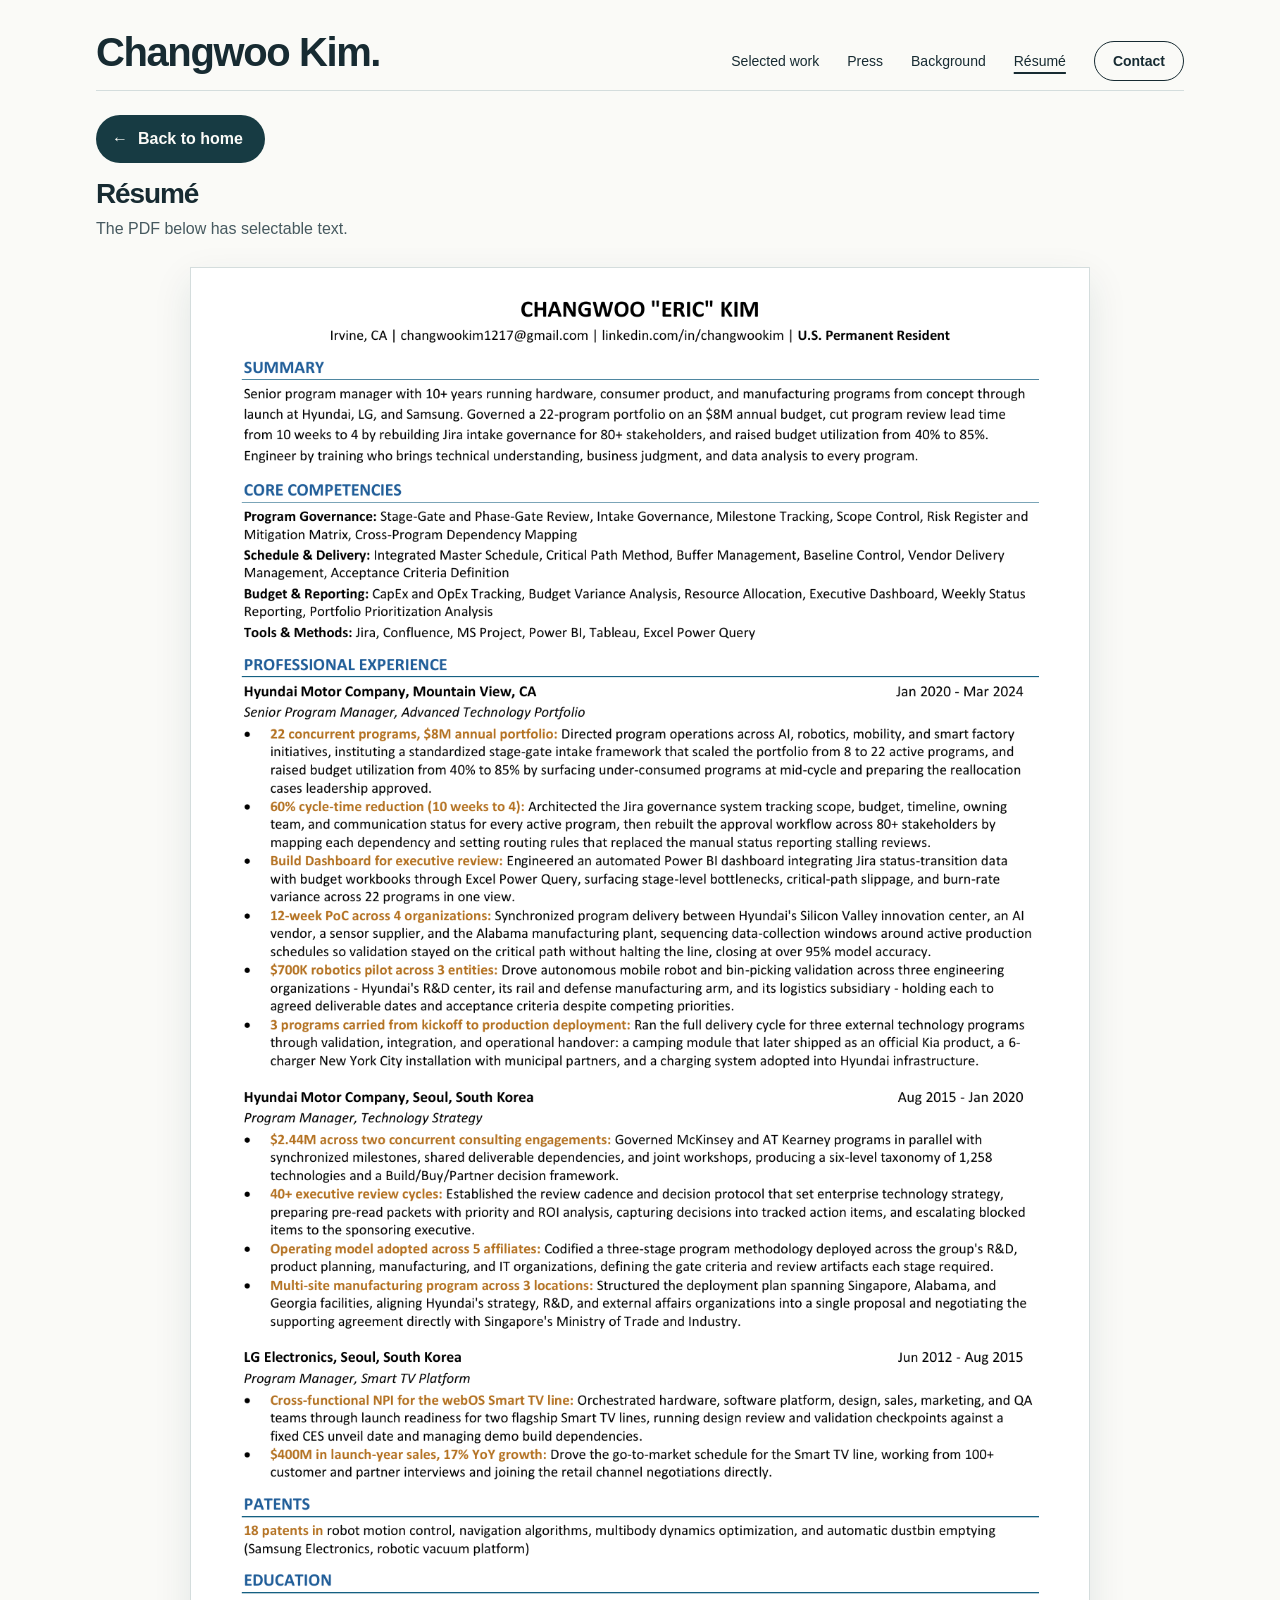
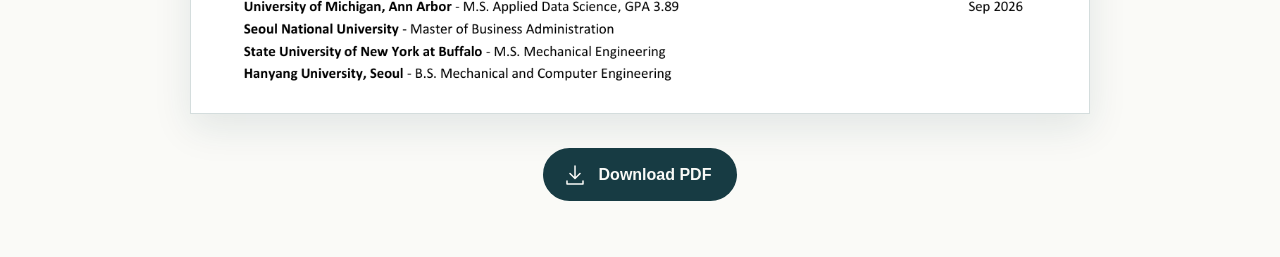
<file: resume.html>
<!doctype html>
<html lang="en">
<head>
<meta charset="utf-8">
<meta name="viewport" content="width=device-width, initial-scale=1">

<title>Résumé — Changwoo Kim</title>
<link rel="icon" href="data:image/svg+xml,%3Csvg xmlns=%27http://www.w3.org/2000/svg%27 viewBox=%270 0 64 64%27%3E%3Ccircle cx=%2732%27 cy=%2732%27 r=%2732%27 fill=%27%23173b43%27/%3E%3Ctext x=%2732%27 y=%2742%27 font-family=%27Helvetica,Arial,sans-serif%27 font-size=%2728%27 font-weight=%27700%27 text-anchor=%27middle%27 fill=%27%23fafaf7%27%3ECK%3C/text%3E%3C/svg%3E">
<meta name="description" content="Résumé of Changwoo Kim, program manager across hardware, consumer product and manufacturing programs at Hyundai, LG and Samsung.">
<link rel="stylesheet" href="site.css">
</head>
<body>
<main>


<nav aria-label="Site">
  <b><a href="index.html">Changwoo Kim.</a></b>
  <div>
    <a href="index.html#work">Selected work</a>
    <a href="index.html#press">Press</a>
    <a href="background.html">Background</a>
    <a href="resume.html" aria-current="page">Résumé</a>
    <a href="contact.html" class="nav-cta">Contact</a>
  </div>
</nav>

<a class="back-link" href="index.html"><span aria-hidden="true">←</span> Back to home</a>

<section class="resume" aria-labelledby="resume-title">
  <div class="press-head">
    <h1 id="resume-title">Résumé</h1>
    <p>The PDF below has selectable text.</p>
  </div>

  <div class="resume-pages">
    <img src="assets/resume-page-1.png" width="1275" height="1522" alt="Résumé of Changwoo Kim, page 1: summary, core competencies, and program management experience at Hyundai Motor Company.">
    <img src="assets/resume-page-2.png" width="1275" height="530" alt="Résumé of Changwoo Kim, page 2: experience at LG Electronics, patents, and education." loading="lazy">
  </div>

  <p class="resume-download">
    <a href="assets/Changwoo_Kim_Resume.pdf" download="Changwoo_Kim_Resume.pdf" aria-label="Download résumé as PDF">
      <svg viewBox="0 0 48 48" aria-hidden="true"><path d="M24 6v24M14 21l10 10 10-10M8 36v6h32v-6"/></svg>
      <span>Download PDF</span>
    </a>
  </p>
</section>

</main>
</body>
</html>
</file>
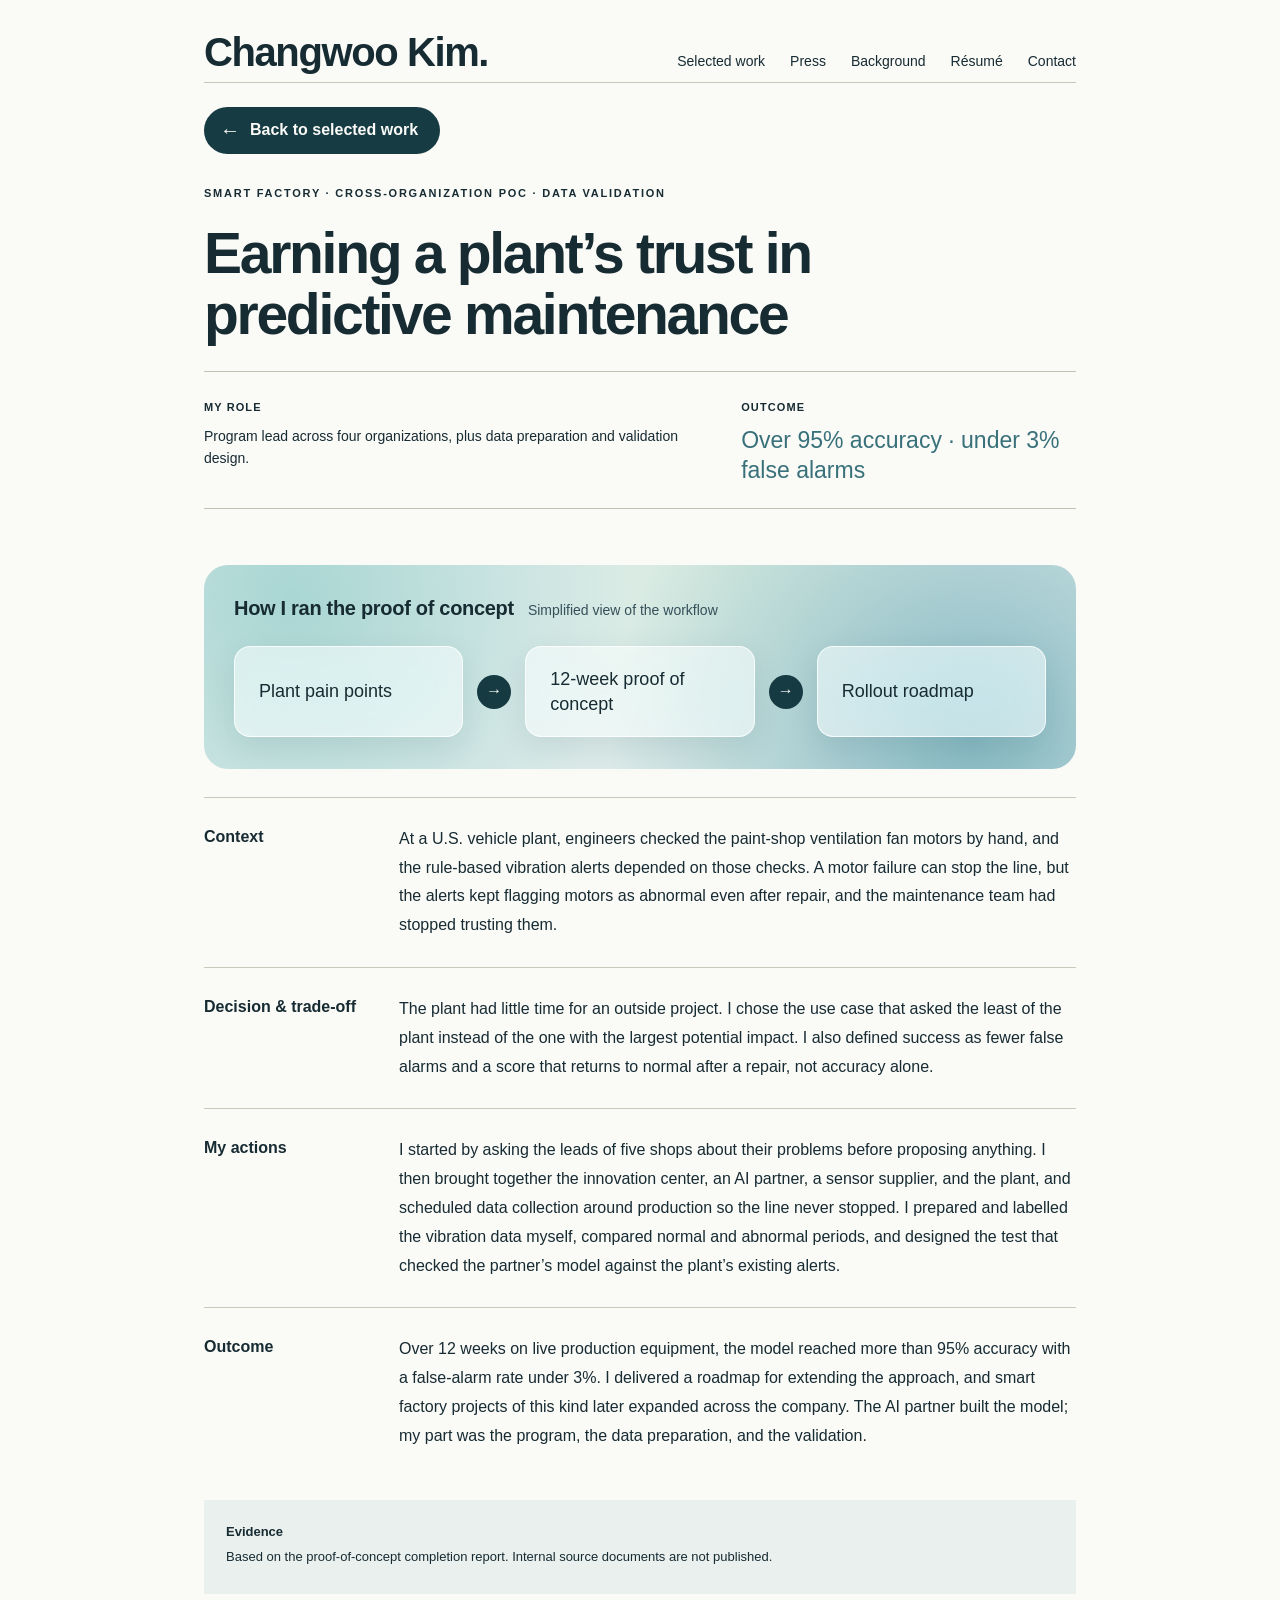
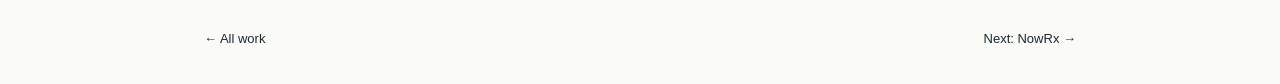
<file: smart-factory.html>
<!doctype html><html lang="en"><head><meta charset="utf-8"><meta name="viewport" content="width=device-width,initial-scale=1"><title>Smart factory — Changwoo Kim</title>
<link rel="icon" href="data:image/svg+xml,%3Csvg xmlns=%27http://www.w3.org/2000/svg%27 viewBox=%270 0 64 64%27%3E%3Ccircle cx=%2732%27 cy=%2732%27 r=%2732%27 fill=%27%23173b43%27/%3E%3Ctext x=%2732%27 y=%2742%27 font-family=%27Helvetica,Arial,sans-serif%27 font-size=%2728%27 font-weight=%27700%27 text-anchor=%27middle%27 fill=%27%23fafaf7%27%3ECK%3C/text%3E%3C/svg%3E">
<meta name="description" content="Case study: a 12-week predictive-maintenance proof of concept across four organizations at a vehicle plant."><style>
*{box-sizing:border-box}html{scroll-behavior:smooth;scroll-padding-top:65px}body{margin:0;background:#f3f0e8;color:#232725;font:16px/1.55 -apple-system,BlinkMacSystemFont,'Segoe UI',sans-serif}a{color:inherit;text-decoration:none}a:focus-visible,summary:focus-visible{outline:3px solid #a13b21;outline-offset:5px}.review{padding:9px 4%;background:#252b27;color:#f3f0e8;font-size:12px;display:flex;justify-content:space-between;position:sticky;top:0;z-index:5}.review a{text-decoration:underline;margin-left:18px}main{max-width:1320px;margin:auto;padding:0 5%}nav{display:flex;justify-content:space-between;padding:25px 0;border-bottom:1px solid #c8c8ba;font-size:13px}nav b{font-size:18px}nav div{display:flex;gap:25px;align-items:center}.intro{padding:54px 0 25px;display:grid;grid-template-columns:1.8fr 1fr;gap:40px;align-items:end}.over{font-size:11px;letter-spacing:.16em;text-transform:uppercase;font-weight:600}.intro h1{font-size:clamp(45px,6.2vw,82px);line-height:1.03;letter-spacing:-.055em;font-weight:550;margin:17px 0 0}.intro h1 em{font-family:Georgia,serif;font-weight:400;color:#a44429}.intro p{color:#5b625b;max-width:310px;font-size:16px;margin-bottom:10px}.scene{margin:20px 0 28px;position:relative;background:#e7e6da;border-radius:4px;overflow:hidden}.scene svg{display:block;width:100%;height:auto}.scene-note{padding:0 24px 12px;margin:0;font-size:10px;color:#606a60}.scene text{font-family:-apple-system,BlinkMacSystemFont,sans-serif}.micro{display:flex;justify-content:space-between;align-items:center;border-bottom:1px solid #c7c9bc;padding-bottom:26px;font-size:12px;color:#586157}.micro a{color:#252b27;font-weight:600}.section-head{display:flex;justify-content:space-between;align-items:end;padding:50px 0 25px}.section-head h2{font-size:32px;font-weight:500;letter-spacing:-.03em;margin:0}.section-head p{font-size:13px;margin:0;color:#586157}.grid{display:grid;grid-template-columns:1.18fr 1fr;gap:30px}.project{display:block}.art{border-radius:5px;min-height:270px;padding:30px;position:relative;overflow:hidden}.project h3{font-size:27px;font-weight:500;letter-spacing:-.03em;line-height:1.2;margin:15px 0 8px}.project p{font-size:14px;color:#566154;margin:0}.project .caption{display:flex;justify-content:space-between;margin-top:16px;font-size:10px;text-transform:uppercase;letter-spacing:.1em;color:#596858}.project:hover h3{text-decoration:underline;text-underline-offset:5px}.art .stamp{font-size:10px;letter-spacing:.12em;text-transform:uppercase}.gov{background:#d5e0cd}.gov .big{font-size:92px;font-weight:500;letter-spacing:-.065em;line-height:1.2}.gov .bars{position:absolute;right:25px;bottom:36px;width:36%;font-size:10px}.bar{height:12px;background:#a3b399;margin:7px 0 15px}.bar.after{width:40%;background:#3e613f}.gov .result-label{font-size:14px;max-width:180px}.gov .annotation{font-size:10px;margin-top:25px}.rx{background:#e9d9ce}.rx .paper{background:#fff9f1;padding:17px 20px;box-shadow:0 7px 15px #9a6a411a;margin-top:18px;max-width:300px;transform:rotate(-3deg);border:1px solid #c9b4a4}.paper small{font-size:9px;letter-spacing:.15em;color:#a44429}.paper strong{display:block;font:400 24px Georgia,serif}.later{margin-left:auto;margin-top:15px;padding:12px 16px;border:1px dashed #a17e69;max-width:230px;font-size:12px;border-radius:4px}.enable{margin-top:36px;display:grid;grid-template-columns:1fr 1.2fr;gap:35px;align-items:center}.enable .art{background:#d9e1e8;padding:35px}.lane{display:flex;align-items:center;gap:16px;margin:15px 0;font-size:13px}.lane span{min-width:130px}.lane i{height:2px;background:#819cb0;flex:1}.lane b{font-size:13px;color:#425f72}.enable h3{font-size:30px}.tag{font-size:11px;border:1px solid #a5b3ba;padding:7px 12px;display:inline-block;margin-top:16px}.grab{margin:40px 0;background:#2c3a35;color:#f4f1e8;padding:30px 34px;display:grid;grid-template-columns:.55fr 1.8fr .7fr;gap:20px;align-items:center;border-radius:4px}.grab h3{font:400 29px/1.25 Georgia,serif;margin:0}.grab p{font-size:13px;color:#d8e1d7;margin:0}.grab .over{color:#bdd0b6}.methods{padding:25px 0 45px;display:grid;grid-template-columns:.8fr repeat(3,1fr);gap:30px;border-bottom:1px solid #c7c9bc}.methods h2{font:400 30px Georgia,serif;margin:0}.methods strong{font-weight:600;font-size:14px}.methods p{font-size:13px;color:#566154}.foot{padding:30px 0 45px;font-size:12px;display:flex;justify-content:space-between;color:#566154}.research{border:1px solid #c9ccbe;padding:26px;margin:20px 0 40px;background:#eeeee5}.research summary{cursor:pointer;font-size:17px;font-weight:600}.research h2{font-size:22px;margin-top:30px}.research p,.research li{font-size:14px}.research table{border-collapse:collapse;width:100%;font-size:13px}.research td,.research th{padding:15px 12px;border-bottom:1px solid #c7c9bc;text-align:left;vertical-align:top}.research a{text-decoration:underline}.table{overflow:auto}.research .decision{background:#e0e5d8;padding:16px}.mobile-map{display:none}
@media(max-width:720px){main{padding:0 22px}nav div{gap:14px}.intro{grid-template-columns:1fr;gap:10px;padding-top:35px}.intro h1{font-size:49px}.intro p{font-size:14px;max-width:100%;margin:12px 0}.scene svg{display:none}.mobile-map{display:block;padding:25px 20px}.mobile-map .mrow{font-size:12px;text-align:center;padding:10px}.mobile-map .center{background:#ac482d;color:white;padding:23px 15px;border-radius:55px;font-size:23px;font-family:Georgia;text-align:center;margin:15px 0}.mobile-map .center small{display:block;font:11px sans-serif;margin-top:8px}.micro{font-size:10px;gap:18px}.section-head{padding-top:34px;display:block}.section-head p{margin-top:8px}.grid{grid-template-columns:1fr;gap:30px}.art{min-height:260px}.enable{grid-template-columns:1fr;gap:15px}.grab{grid-template-columns:1fr;gap:16px}.methods{grid-template-columns:1fr;gap:8px}.foot{display:block}.foot p{margin:8px 0}.review{font-size:10px}.review a{margin-left:10px}.research{padding:18px}.research table{min-width:650px}.project h3{font-size:25px}}
@media(prefers-reduced-motion:reduce){html{scroll-behavior:auto}}

.intro{padding-top:38px;padding-bottom:16px}.intro h1{font-size:clamp(43px,5.3vw,68px)}.intro p{font-size:15px}.outcomes{display:grid;grid-template-columns:repeat(3,1fr);border-top:1px solid #bfc3b6;border-bottom:1px solid #bfc3b6;margin:12px 0 25px;padding:21px 0;gap:26px}.outcomes a+ a{border-left:1px solid #c9cbbf;padding-left:25px}.outcomes strong{font-size:27px;letter-spacing:-.04em;font-weight:550;display:block;color:#a44429}.outcomes span{display:block;font-size:13px}.outcomes small{display:block;font-size:10px;margin-top:7px;color:#566154}.scene{max-width:100%;margin-bottom:18px}.scene svg{max-height:210px}.scene-note{font-size:10px}.gov{background:#e2e4d8}.rx{background:#e7e3d9}.enable .art{background:#e1e5df}.gov .bar.after{background:#a44429}.grab{background:#303832}.section-head{padding-top:34px}.contact-block{padding:30px 0;border-bottom:1px solid #bfc3b6;display:grid;grid-template-columns:1fr 1.5fr;gap:30px}.contact-block h2{font:400 29px Georgia,serif;margin:0}.contact-block p{font-size:14px;margin:0 0 12px}.pending{font-size:12px;color:#566154;border:1px dashed #aeb7a8;padding:12px;display:block}.case{max-width:1000px;margin:auto}.case-head{padding:40px 0 22px}.case h1{font-size:clamp(36px,4.5vw,57px);line-height:1.08;letter-spacing:-.04em;max-width:850px;margin:18px 0 25px}.case .brief{display:grid;grid-template-columns:1fr 1.5fr;gap:35px;border-top:1px solid #bfc3b6;border-bottom:1px solid #bfc3b6;padding:22px 0}.brief strong{font-size:11px;letter-spacing:.1em;text-transform:uppercase}.brief p{font-size:14px;margin:8px 0 0}.brief .outcome{font-size:23px;color:#a44429;line-height:1.3}.case-nav{display:flex;gap:22px;flex-wrap:wrap;font-size:12px;padding:20px 0}.case-nav a{text-decoration:underline}.case-section{display:grid;grid-template-columns:160px 1fr;gap:35px;padding:27px 0;border-top:1px solid #c8cbbc;scroll-margin-top:70px}.case-section h2{font-size:16px;font-weight:550;margin:0}.case-section p{font-size:16px;margin:0;line-height:1.8}.evidence{font-size:13px;background:#e5e7dc;padding:22px;margin:22px 0}.evidence a{text-decoration:underline}.evidence p{margin:5px 0}.case-bottom{display:flex;justify-content:space-between;margin:35px 0;font-size:13px}.case-diagram{display:flex;gap:12px;align-items:center;justify-content:center;background:#e5e7dc;padding:28px 18px;margin:28px 0;flex-wrap:wrap}.case-diagram span{font-size:13px;border:1px solid #b3bfaa;padding:12px 18px;border-radius:3px;background:#f2f3eb}.case-diagram small{width:100%;text-align:center;font-size:10px;color:#5b6955}.callout{border-left:3px solid #a44429;padding-left:17px;margin-top:17px;font-size:13px;color:#566154}
@media(max-width:720px){.intro h1{font-size:43px}.outcomes{gap:15px;grid-template-columns:1fr}.outcomes a+ a{border-left:0;padding-left:0;border-top:1px solid #c9cbbf;padding-top:14px}.outcomes strong{font-size:24px}.mobile-map{padding:15px}.mobile-map .center{font-size:21px;padding:16px}.contact-block{grid-template-columns:1fr;gap:15px}.case .brief{grid-template-columns:1fr;gap:18px}.case-section{grid-template-columns:1fr;gap:10px}nav div{gap:12px;font-size:11px}.case-nav{gap:15px}.case h1{font-size:37px}}
body{background:#fafaf7;color:#172b32}.brief .outcome{color:#39717a}.review{background:#173b43}.case-diagram,.evidence{background:#eaf0ee}.case-diagram span{background:#fafaf7;border-color:#cad7d7}.callout{border-color:#39717a}
/* 2026-10-09 edits: larger name aligned with the links, visible back button, role before outcome, titled workflow diagram */
nav{align-items:baseline;padding:30px 0 8px}nav b{font-size:40px;line-height:1.1;letter-spacing:-.035em}nav div{align-items:baseline;font-size:14px}
.back{display:inline-flex;align-items:center;gap:10px;margin-top:24px;padding:11px 22px 11px 16px;background:#173b43;color:#fafaf7;border-radius:999px;font-size:16px;font-weight:600}.back span{font-size:20px;line-height:1}.back:hover{background:#39717a}.back:focus-visible{outline-offset:3px}
.case-head{padding-top:26px}.review{font-size:14px}
.case .brief{grid-template-columns:1.5fr 1fr}
.workflow{margin:34px 0 28px;padding:28px 30px 32px;border-radius:24px;background:radial-gradient(circle at 10% 15%,#a9d6d3 0,transparent 42%),radial-gradient(circle at 88% 85%,#86b9c2 0,transparent 46%),radial-gradient(circle at 62% 0%,#d7ebdf 0,transparent 40%),#dcebe9}
.workflow-title{display:flex;align-items:baseline;gap:14px;flex-wrap:wrap;margin:0 0 22px;font-size:20px;font-weight:600;letter-spacing:-.015em;color:#172b32}.workflow-title small{font-size:14px;font-weight:400;letter-spacing:0;color:#35505a}
.workflow .case-diagram{background:none;margin:0;padding:0;gap:14px;justify-content:flex-start;align-items:stretch;flex-wrap:nowrap}.workflow .case-diagram span{flex:1 1 0;display:flex;align-items:center;font-size:18px;font-weight:500;line-height:1.35;color:#172b32;padding:20px 24px;background:rgba(255,255,255,.55);-webkit-backdrop-filter:blur(18px) saturate(140%);backdrop-filter:blur(18px) saturate(140%);border:1px solid rgba(255,255,255,.8);border-radius:16px;box-shadow:0 10px 30px rgba(23,59,67,.1)}.workflow .case-diagram b{align-self:center;flex:none;display:grid;place-items:center;width:34px;height:34px;border-radius:50%;background:#173b43;color:#fafaf7;font-size:16px}
@media(max-width:720px){nav{flex-wrap:wrap;gap:4px 20px}nav b{font-size:28px}nav div{font-size:14px;flex-wrap:wrap;gap:4px 18px}.case .brief{grid-template-columns:1fr}.workflow{padding:22px 16px;border-radius:20px}.workflow .case-diagram{flex-direction:column;gap:10px}.workflow .case-diagram span{flex:none}.workflow .case-diagram b{transform:rotate(90deg)}}
</style></head><body><main class="case"><nav aria-label="Site"><b><a href="index.html">Changwoo Kim.</a></b><div><a href="index.html#work">Selected work</a><a href="index.html#press">Press</a><a href="background.html">Background</a><a href="resume.html">Résumé</a><a href="contact.html">Contact</a></div></nav><a class="back" href="index.html#work"><span aria-hidden="true">←</span> Back to selected work</a><header class="case-head"><span class="over">Smart factory · Cross-organization PoC · Data validation</span><h1>Earning a plant’s trust in predictive maintenance</h1><div class="brief"><div><strong>My role</strong><p>Program lead across four organizations, plus data preparation and validation design.</p></div><div><strong>Outcome</strong><p class="outcome">Over 95% accuracy · under 3% false alarms</p></div></div></header><section class="workflow" aria-labelledby="wf-title"><h2 class="workflow-title" id="wf-title">How I ran the proof of concept<small>Simplified view of the workflow</small></h2><div class="case-diagram"><span>Plant pain points</span> <b aria-hidden="true">→</b> <span>12-week proof of concept</span> <b aria-hidden="true">→</b> <span>Rollout roadmap</span></div></section><section class="case-section" id="context"><h2>Context</h2><p>At a U.S. vehicle plant, engineers checked the paint-shop ventilation fan motors by hand, and the rule-based vibration alerts depended on those checks. A motor failure can stop the line, but the alerts kept flagging motors as abnormal even after repair, and the maintenance team had stopped trusting them.</p></section><section class="case-section" id="decision"><h2>Decision & trade-off</h2><p>The plant had little time for an outside project. I chose the use case that asked the least of the plant instead of the one with the largest potential impact. I also defined success as fewer false alarms and a score that returns to normal after a repair, not accuracy alone.</p></section><section class="case-section" id="actions"><h2>My actions</h2><p>I started by asking the leads of five shops about their problems before proposing anything. I then brought together the innovation center, an AI partner, a sensor supplier, and the plant, and scheduled data collection around production so the line never stopped. I prepared and labelled the vibration data myself, compared normal and abnormal periods, and designed the test that checked the partner’s model against the plant’s existing alerts.</p></section><section class="case-section" id="outcome"><h2>Outcome</h2><p>Over 12 weeks on live production equipment, the model reached more than 95% accuracy with a false-alarm rate under 3%. I delivered a roadmap for extending the approach, and smart factory projects of this kind later expanded across the company. The AI partner built the model; my part was the program, the data preparation, and the validation.</p></section><aside class="evidence"><strong>Evidence</strong><p>Based on the proof-of-concept completion report. Internal source documents are not published.</p></aside><div class="case-bottom"><a href="index.html#work">← All work</a><a href="nowrx.html">Next: NowRx →</a></div></main></body></html>
</file>
<file: site.css>
/* Direction F — home page.
   Type scale: five sizes only. Every font-size below uses one of these. */
:root {
  --fs-xs: 14px;                          /* labels, notes, nav, small lines */
  --fs-sm: 16px;                          /* body text */
  --fs-md: 20px;                          /* lead text and small headings */
  --fs-lg: 28px;                          /* section and item headings */
  --fs-xl: clamp(34px, 4.2vw, 48px);      /* page headline and key figures */

  --paper: #fafaf7;
  --ink: #172b32;
  --text: #46595f;
  --muted: #566b71;
  --teal: #39717a;
  --teal-deep: #173b43;
  --line: #d4dddd;
}

* { box-sizing: border-box; }
html { scroll-behavior: smooth; scroll-padding-top: 30px; }
body {
  margin: 0;
  background: var(--paper);
  color: var(--ink);
  font: var(--fs-sm)/1.6 -apple-system, BlinkMacSystemFont, 'Segoe UI', sans-serif;
}
a { color: inherit; text-decoration: none; }
a:focus-visible { outline: 3px solid #306d77; outline-offset: 6px; }
main { max-width: 1200px; margin: auto; padding: 0 56px; }

/* ---------- Navigation ---------- */
nav {
  display: flex;
  justify-content: space-between;
  align-items: baseline;
  gap: 16px 28px;
  padding: 30px 0 8px;
  border-bottom: 1px solid var(--line);
}
/* The name is the one deliberate exception to the five-step type scale. */
nav b { font-size: 40px; line-height: 1.1; letter-spacing: -0.035em; }
nav div { display: flex; align-items: baseline; gap: 6px 28px; font-size: var(--fs-xs); }
nav a { padding: 10px 0; }
nav a:hover { text-decoration: underline; text-underline-offset: 5px; }
nav .nav-cta {
  padding: 8px 18px;
  border: 1.5px solid var(--ink);
  border-radius: 999px;
  font-weight: 600;
}
nav .nav-cta:hover { background: var(--ink); color: var(--paper); text-decoration: none; }

.eyebrow {
  font-size: var(--fs-xs);
  letter-spacing: 0.1em;
  text-transform: uppercase;
  font-weight: 600;
  color: #4d7177;
}

/* ---------- Hero ---------- */
.cap-hero { padding: 44px 0 0; }
.hero-top { display: flex; justify-content: space-between; align-items: center; gap: 32px; }
/* Portrait: right edge on the page's right line. The image file's backdrop is already the page colour, so no frame is drawn. */
.portrait { flex: none; width: 160px; height: 160px; border-radius: 50%; object-fit: cover; }
h1 {
  font-size: var(--fs-xl);
  line-height: 1.12;
  letter-spacing: -0.045em;
  font-weight: 500;
  margin: 17px 0;
}
h1 span { color: var(--teal); }

/* The two main statements share one treatment: a small label, then the sentence with its key phrases in teal. */
.story-head { margin-top: 34px; padding-top: 28px; border-top: 1px solid #cdd9da; }
.story-label {
  display: flex;
  align-items: center;
  gap: 12px;
  margin-bottom: 10px;
  font-size: var(--fs-xs);
  letter-spacing: 0.1em;
  text-transform: uppercase;
  font-weight: 600;
  color: #4d7177;
}
.story-label::before { content: ''; width: 28px; height: 2px; background: var(--teal); }
.story-line {
  margin: 0 0 26px;
  font-size: var(--fs-md);
  line-height: 1.4;
  font-weight: 600;
  letter-spacing: -0.015em;
  color: var(--ink);
}
.story-line span { color: var(--teal); }

.capabilities {
  display: grid;
  grid-template-columns: repeat(3, 1fr);
  gap: 25px;
  padding: 0 0 34px;
}
.capabilities > div { border-left: 3px solid #4e848a; padding-left: 15px; }
.capabilities strong {
  display: block;
  font-size: var(--fs-md);
  font-weight: 600;
  letter-spacing: -0.025em;
}
.capabilities span {
  display: block;
  font-size: var(--fs-sm);
  line-height: 1.6;
  color: var(--muted);
  margin-top: 7px;
  max-width: 340px;
}
/* Degrees and patents: slightly heavier and darker than the sentence around them. */
.capabilities span b { font-weight: 500; color: #1f353c; }

/* ---------- Lifecycle ---------- */
.delivery { border-top: 1px solid #cdd9da; padding: 28px 0 34px; }
.function-flow { display: grid; grid-template-columns: repeat(5, 1fr); gap: 25px; }
.function { position: relative; }
.function-icon {
  display: grid;
  place-items: center;
  width: 56px;
  height: 56px;
  border-radius: 50%;
  background: #e3eeec;
  border: 1.5px solid #b9d2d2;
}
.function svg {
  width: 28px;
  height: 28px;
  fill: none;
  stroke: var(--teal);
  stroke-width: 2;
  stroke-linecap: round;
  stroke-linejoin: round;
}
/* Connector from each stage to the next: a line with a solid arrowhead. */
.function:not(:last-child)::after {
  content: '';
  position: absolute;
  left: 68px;
  right: -7px;
  top: 27px;
  height: 2px;
  background: linear-gradient(to right, #b9d2d2, var(--teal));
}
.function:not(:last-child)::before {
  content: '';
  position: absolute;
  right: -15px;
  top: 21px;
  border-left: 10px solid var(--teal);
  border-top: 7px solid transparent;
  border-bottom: 7px solid transparent;
}
.function h3 {
  font-size: var(--fs-lg);
  line-height: 1.2;
  letter-spacing: -0.03em;
  font-weight: 500;
  margin: 14px 0 8px;
}
.function p { font-size: var(--fs-xs); line-height: 1.6; margin: 0; color: var(--text); }

.employers {
  list-style: none;
  display: flex;
  justify-content: center;
  align-items: center;
  flex-wrap: wrap;
  gap: 12px 56px;
  margin: 34px 0 0;
  padding: 0;
}
.employers li { display: flex; align-items: center; gap: 12px; }
.employers img { display: block; object-fit: contain; }
.employers span { font-size: var(--fs-xs); font-weight: 500; color: var(--text); }

/* ---------- Program scope (frosted tiles on a soft colour field) ---------- */
.scope {
  padding: 30px 30px 32px;
  border-radius: 26px;
  background:
    radial-gradient(circle at 10% 15%, #a9d6d3 0, transparent 42%),
    radial-gradient(circle at 88% 85%, #86b9c2 0, transparent 46%),
    radial-gradient(circle at 62% 0%, #d7ebdf 0, transparent 40%),
    #dcebe9;
}
.scope-title {
  margin: 0 0 20px;
  font-size: var(--fs-md);
  font-weight: 600;
  letter-spacing: -0.015em;
}
.scope-grid { display: grid; grid-template-columns: repeat(4, 1fr); gap: 18px; }
.scope-tile {
  padding: 22px 22px 24px;
  border-radius: 18px;
  background: rgba(255, 255, 255, 0.55);
  -webkit-backdrop-filter: blur(18px) saturate(140%);
  backdrop-filter: blur(18px) saturate(140%);
  border: 1px solid rgba(255, 255, 255, 0.8);
  box-shadow: 0 10px 30px rgba(23, 59, 67, 0.1);
}
.scope-tile svg {
  display: block;
  width: 30px;
  height: 30px;
  fill: none;
  stroke: var(--teal-deep);
  stroke-width: 2.2;
  stroke-linecap: round;
  stroke-linejoin: round;
}
.scope-tile strong {
  display: block;
  margin: 16px 0 6px;
  font-size: var(--fs-xl);
  line-height: 1.05;
  font-weight: 500;
  letter-spacing: -0.04em;
  white-space: nowrap;
}
.scope-tile b { display: block; font-size: var(--fs-sm); font-weight: 600; }
.scope-tile span { display: block; margin-top: 4px; font-size: var(--fs-xs); line-height: 1.5; color: #35505a; }

/* ---------- Selected work ---------- */
.work { padding: 56px 0 25px; }
/* Section headings: title, one line of subtitle beneath it, then the rule. Shared by Selected work and Selected press. */
.section-head, .press-head { margin-bottom: 16px; }
.section-head h2, .press-head h2 { font-size: var(--fs-lg); line-height: 1.2; letter-spacing: -0.04em; font-weight: 600; margin: 0; }
.section-head p, .press-head p { font-size: var(--fs-sm); line-height: 1.5; color: var(--text); margin: 6px 0 0; }
.case-row {
  display: grid;
  grid-template-columns: 50px 1.6fr 1fr 22px;
  gap: 24px;
  padding: 32px 0;
  border-top: 1px solid #cdd9da;
  align-items: center;
}
/* Company or project name as a quiet chip, so it separates from the function label beside it. */
.case-row .eyebrow { display: flex; align-items: center; flex-wrap: wrap; gap: 6px 12px; }
.case-tag {
  padding: 3px 12px;
  border-radius: 999px;
  background: #e3eeec;
  border: 1px solid #c5dada;
  color: var(--teal-deep);
  font-size: var(--fs-xs);
  font-weight: 600;
  letter-spacing: 0;
  text-transform: none;
}
.case-row .num { font-size: var(--fs-xs); color: var(--muted); align-self: start; margin-top: 4px; }
.case-row h3 { font-size: var(--fs-lg); line-height: 1.25; letter-spacing: -0.03em; font-weight: 500; margin: 8px 0; }
.case-row p { font-size: var(--fs-sm); color: var(--muted); margin: 6px 0 0; }
.result { border-left: 1px solid var(--line); padding-left: 24px; }
.result small { font-size: var(--fs-xs); letter-spacing: 0.08em; text-transform: uppercase; color: var(--muted); }
.result strong { font-size: var(--fs-md); line-height: 1.35; font-weight: 500; display: block; margin-top: 6px; }
.case-row:hover h3 { text-decoration: underline; text-underline-offset: 5px; }
.case-row:hover .arrow { transform: translate(3px, -3px); }
.arrow { font-size: var(--fs-md); transition: transform 0.2s; }

/* ---------- Selected press ---------- */
.press { padding: 56px 0 10px; }
/* Same number column as .case-row, so 01-04 line up with the cases above. */
.press-row { display: grid; grid-template-columns: 50px 1fr; gap: 24px; padding: 28px 0 30px; border-top: 1px solid #cdd9da; }
.press-row .num { font-size: var(--fs-xs); color: var(--muted); margin-top: 4px; }
.press-group { margin: 0 0 16px; font-size: var(--fs-md); line-height: 1.3; font-weight: 600; letter-spacing: -0.015em; }
.press-grid { list-style: none; margin: 0; padding: 0; display: grid; grid-template-columns: repeat(2, 1fr); gap: 18px; }
.press-card {
  display: flex;
  flex-direction: column;
  height: 100%;
  border: 1px solid #cdd9da;
  border-radius: 16px;
  overflow: hidden;
  background: #fff;
  transition: transform 0.2s, box-shadow 0.2s;
}
.press-card:hover { transform: translateY(-3px); box-shadow: 0 12px 28px rgba(23, 59, 67, 0.12); }
.press-card:hover .press-title { text-decoration: underline; text-underline-offset: 4px; }
/* Outlet name on a thin colour band, in place of a thumbnail. */
.press-outlet {
  display: flex;
  align-items: center;
  min-height: 52px;
  padding: 10px 20px;
  font-size: var(--fs-md);
  line-height: 1.2;
  font-weight: 600;
  letter-spacing: -0.02em;
  color: var(--teal-deep);
  background:
    radial-gradient(circle at 8% 0%, #a9d6d3 0, transparent 60%),
    radial-gradient(circle at 100% 100%, #86b9c2 0, transparent 65%),
    #dcebe9;
}
.press-title { padding: 16px 20px 0; font-size: var(--fs-sm); line-height: 1.45; font-weight: 500; }
.press-meta {
  display: flex;
  justify-content: space-between;
  gap: 12px;
  margin-top: auto;
  padding: 14px 20px 16px;
  font-size: var(--fs-xs);
  color: var(--muted);
}
.press-list { list-style: none; margin: 0; padding: 0; columns: 2; column-gap: 36px; }
.press-list li { break-inside: avoid; border-top: 1px solid #e0e7e7; }
.press-list a { display: block; padding: 12px 0 13px; }
.press-list b { display: block; font-size: var(--fs-xs); font-weight: 600; color: var(--teal); }
.press-list span { display: block; font-size: var(--fs-sm); line-height: 1.4; }
.press-list small { display: block; margin-top: 3px; font-size: var(--fs-xs); color: var(--muted); }
.press-list a:hover span { text-decoration: underline; text-underline-offset: 4px; }

.press-more { margin: 0; padding: 22px 0 0 74px; border-top: 1px solid #cdd9da; }
.press-more a { display: inline-flex; align-items: center; gap: 8px; padding: 10px 20px; border: 1.5px solid var(--ink); border-radius: 999px; font-size: var(--fs-sm); font-weight: 600; }
.press-more a:hover { background: var(--ink); color: var(--paper); }
.press-page { padding-top: 28px; }
.press-page .press-head h1 { font-size: var(--fs-lg); line-height: 1.2; letter-spacing: -0.04em; font-weight: 600; margin: 0; }
nav b a:hover { text-decoration: none; }
.back-link { display: inline-flex; align-items: center; gap: 10px; margin-top: 24px; padding: 11px 22px 11px 16px; background: var(--teal-deep); color: var(--paper); border-radius: 999px; font-size: var(--fs-sm); font-weight: 600; }
.back-link:hover { background: var(--teal); }

/* ---------- Background page ---------- */
nav a[aria-current="page"] { text-decoration: underline; text-underline-offset: 6px; text-decoration-thickness: 2px; }
.bg-head { padding: 26px 0 6px; }
.bg-head h1 { font-size: var(--fs-xl); margin: 0; }
.bg-head p { margin: 8px 0 0; font-size: var(--fs-md); color: var(--text); letter-spacing: -0.02em; }

/* Dark panels: frosted shapes over a deep teal field with soft light behind them. */
.bgx {
  margin-top: 28px;
  padding: 40px 40px 44px;
  border-radius: 28px;
  color: #fff;
  background:
    radial-gradient(circle at 14% 18%, rgba(88, 196, 186, 0.55) 0, transparent 38%),
    radial-gradient(circle at 86% 80%, rgba(70, 150, 190, 0.5) 0, transparent 42%),
    radial-gradient(circle at 70% 8%, rgba(232, 178, 92, 0.22) 0, transparent 30%),
    linear-gradient(135deg, #0c2b32, #17454e);
}
.bgx .story-label { color: #bfe1dd; }
.bgx .story-label::before { background: #7fd3c8; }
.bgx .story-line { color: #fff; margin-bottom: 34px; }
.bgx .story-line span { color: #8fe0d4; }

/* 1. Three overlapping circles */
.bring { display: grid; grid-template-columns: 430px minmax(0, 1fr); gap: 48px; align-items: center; }
.venn { position: relative; width: 430px; height: 400px; }
.venn-c {
  position: absolute;
  width: 250px;
  height: 250px;
  border-radius: 50%;
  display: flex;
  padding: 34px;
  -webkit-backdrop-filter: blur(10px) saturate(150%);
  backdrop-filter: blur(10px) saturate(150%);
  border: 1.5px solid rgba(255, 255, 255, 0.45);
  box-shadow: inset 0 0 40px rgba(255, 255, 255, 0.08), 0 14px 34px rgba(0, 0, 0, 0.18);
}
.venn-c b { font-size: var(--fs-md); line-height: 1.2; font-weight: 600; letter-spacing: -0.02em; }
.venn-tech { left: 90px; top: 0; background: rgba(120, 220, 205, 0.26); justify-content: center; align-items: flex-start; text-align: center; }
.venn-biz { left: 0; top: 150px; background: rgba(110, 175, 230, 0.26); justify-content: flex-start; align-items: flex-end; padding-bottom: 46px; }
.venn-data { left: 180px; top: 150px; background: rgba(240, 190, 105, 0.24); justify-content: flex-end; align-items: flex-end; padding-bottom: 46px; text-align: right; }
.venn-core {
  position: absolute;
  left: 215px;
  top: 208px;
  transform: translate(-50%, -50%);
  padding: 10px 16px;
  border-radius: 14px;
  background: #fff;
  color: var(--teal-deep);
  font-size: var(--fs-xs);
  line-height: 1.3;
  font-weight: 700;
  text-align: center;
  box-shadow: 0 8px 22px rgba(0, 0, 0, 0.25);
}
.bring-list { margin: 0; display: grid; gap: 14px; }
.bring-list > div {
  padding: 18px 22px 20px;
  border-radius: 18px;
  background: rgba(255, 255, 255, 0.1);
  -webkit-backdrop-filter: blur(16px);
  backdrop-filter: blur(16px);
  border: 1px solid rgba(255, 255, 255, 0.22);
  border-left-width: 5px;
}
.bring-list .k-tech { border-left-color: #78dccd; }
.bring-list .k-biz { border-left-color: #7fb6ea; }
.bring-list .k-data { border-left-color: #f0be69; }
.bring-list dt { font-size: var(--fs-md); font-weight: 600; letter-spacing: -0.02em; }
.bring-list dd { margin: 6px 0 0; font-size: var(--fs-sm); line-height: 1.55; color: #e3f0ef; }
.bring-list ul { list-style: none; margin: 12px 0 0; padding: 0; display: flex; flex-wrap: wrap; gap: 8px; }
.bring-list li { padding: 4px 12px; border-radius: 999px; background: #fff; color: var(--teal-deep); font-size: var(--fs-xs); font-weight: 600; line-height: 1.4; }

/* 2. Five-stage flow with company lanes beneath */
.flow { list-style: none; margin: 0; padding: 0; display: grid; grid-template-columns: repeat(5, minmax(0, 1fr)); gap: 6px; }
.flow-chevron {
  display: flex;
  align-items: center;
  gap: 10px;
  height: 78px;
  padding: 0 26px 0 34px;
  background: rgba(255, 255, 255, 0.16);
  -webkit-backdrop-filter: blur(14px);
  backdrop-filter: blur(14px);
  clip-path: polygon(0 0, calc(100% - 22px) 0, 100% 50%, calc(100% - 22px) 100%, 0 100%, 22px 50%);
}
.flow-step:first-child .flow-chevron { clip-path: polygon(0 0, calc(100% - 22px) 0, 100% 50%, calc(100% - 22px) 100%, 0 100%); padding-left: 22px; border-radius: 14px 0 0 14px; }
.flow-chevron svg { flex: none; width: 26px; height: 26px; fill: none; stroke: #8fe0d4; stroke-width: 2.2; stroke-linecap: round; stroke-linejoin: round; }
.flow-chevron h3 { margin: 0; font-size: var(--fs-md); font-weight: 600; letter-spacing: -0.02em; }
.flow-step ul { list-style: none; margin: 14px 0 0; padding: 0 10px 0 22px; }
.flow-step ul li { font-size: var(--fs-xs); line-height: 1.5; color: #e3f0ef; padding: 2px 0; }
.flow-where { display: none; }
.lanes { display: grid; grid-template-columns: repeat(5, minmax(0, 1fr)); gap: 8px 6px; margin-top: 26px; padding-top: 22px; border-top: 1px solid rgba(255, 255, 255, 0.22); }
.lane {
  display: flex;
  align-items: center;
  gap: 14px;
  min-width: 0;
  min-height: 52px;
  padding: 7px 10px;
  border-radius: 999px;
  background: rgba(255, 255, 255, 0.14);
  border: 1px solid rgba(255, 255, 255, 0.28);
}
.lane-main { background: linear-gradient(90deg, rgba(143, 224, 212, 0.34), rgba(127, 182, 234, 0.3)); }
.lane-co { display: inline-flex; align-items: center; gap: 8px; min-width: 0; padding: 6px 14px 6px 10px; border-radius: 999px; background: #fff; color: var(--ink); font-size: var(--fs-xs); font-weight: 600; line-height: 1.2; }
.lane-co img { flex: none; width: 30px; height: 22px; object-fit: contain; }
.lane i { font-style: normal; font-size: var(--fs-xs); color: #fff; }

/* Background page, single panel: capabilities on the left, lifecycle on the right. */
.bgx-one { margin-top: 18px; padding: 26px 30px 30px; }
.bgx-cols .bring-list { gap: 10px; }
.bgx-cols .bring-list > div { padding: 14px 20px 16px; }
.bgx-cols .bring-list ul { margin-top: 10px; }
.bgx-title { margin: 0 0 18px; font-size: var(--fs-lg); line-height: 1.2; font-weight: 600; letter-spacing: -0.03em; color: #fff; }
.bgx-cols { display: grid; grid-template-columns: minmax(0, 0.72fr) minmax(0, 1fr); gap: 30px; align-items: stretch; }
.bgx-cols .bring-list { align-content: space-between; }
/* Lifecycle as five rows: stage, what I did, where. A line down the left ties the stages into one sequence. */
.stage-list { list-style: none; margin: 0; padding: 0; display: grid; gap: 10px; align-content: space-between; }
.stage-row {
  position: relative;
  display: grid;
  grid-template-columns: 138px minmax(0, 1fr) auto;
  gap: 16px;
  align-items: center;
  padding: 8px 14px 8px 10px;
  border-radius: 18px;
  background: rgba(255, 255, 255, 0.1);
  -webkit-backdrop-filter: blur(16px);
  backdrop-filter: blur(16px);
  border: 1px solid rgba(255, 255, 255, 0.22);
}
.stage-name {
  display: flex;
  align-items: center;
  gap: 10px;
  height: 46px;
  padding: 0 22px 0 14px;
  background: rgba(255, 255, 255, 0.2);
  border-radius: 12px 0 0 12px;
  clip-path: polygon(0 0, calc(100% - 16px) 0, 100% 50%, calc(100% - 16px) 100%, 0 100%);
}
.stage-name svg { flex: none; width: 22px; height: 22px; fill: none; stroke: #8fe0d4; stroke-width: 2.4; stroke-linecap: round; stroke-linejoin: round; }
.stage-name h2 { margin: 0; font-size: var(--fs-md); font-weight: 600; letter-spacing: -0.02em; }
.stage-row p { margin: 0; font-size: var(--fs-sm); line-height: 1.45; color: #e9f3f2; }
.stage-co { list-style: none; margin: 0; padding: 0; display: grid; gap: 6px; justify-items: start; }
.stage-co li { display: flex; align-items: center; gap: 8px; padding: 5px 12px 5px 9px; border-radius: 999px; background: #fff; color: var(--ink); font-size: var(--fs-xs); font-weight: 600; line-height: 1.2; white-space: nowrap; }
.stage-co img { flex: none; width: 26px; height: 18px; object-fit: contain; }
/* down arrow between rows */
.stage-row:not(:last-child)::after {
  content: '';
  position: absolute;
  left: 72px;
  bottom: -11px;
  border-top: 9px solid #8fe0d4;
  border-left: 7px solid transparent;
  border-right: 7px solid transparent;
  z-index: 1;
}

/* Background page, light version: white sheet, one teal family, more air between blocks. */
.bgx-one {
  margin-top: 22px;
  padding: 14px 0 48px;
  background: none;   /* sits directly on the page colour, same as the home page */
  color: var(--ink);
  border-radius: 0;
}
.bgx-one .bgx-title { color: var(--ink); margin-bottom: 34px; }
.bgx-one .bgx-cols { grid-template-columns: minmax(0, 0.58fr) minmax(0, 1fr); gap: 48px; }
.bgx-one .bring-list { gap: 22px; align-content: start; }
.bgx-one .bring-list > div {
  padding: 22px 26px 24px;
  background: #f5f9f8;
  border: 1px solid #dde8e7;
  border-left-width: 5px;
  -webkit-backdrop-filter: none;
  backdrop-filter: none;
}
/* three steps of the same teal instead of three different hues */
.bgx-one .bring-list .k-tech { border-left-color: var(--teal-deep); }
.bgx-one .bring-list .k-biz { border-left-color: var(--teal); }
.bgx-one .bring-list .k-data { border-left-color: #8fb9bb; }
.bgx-one .bring-list dd { color: var(--text); }
.bgx-one .bring-list ul { margin-top: 14px; }
.bgx-one .bring-list li { background: #fff; border: 1px solid #b9d2d2; color: var(--teal-deep); }
.bgx-one .stage-list { gap: 22px; align-content: start; }
.bgx-one .stage-row {
  padding: 14px 20px 14px 14px;
  gap: 20px;
  background: #fff;
  border: 1px solid #dde8e7;
  -webkit-backdrop-filter: none;
  backdrop-filter: none;
}
.bgx-one .stage-name { background: #e3eeec; color: var(--teal-deep); }
.bgx-one .stage-name svg { stroke: var(--teal); }
.bgx-one .stage-row p { color: var(--text); }
.bgx-one .stage-co li { background: #f5f9f8; border: 1px solid #dde8e7; }
.bgx-one .stage-row:not(:last-child)::after { bottom: -17px; border-top-color: var(--teal); }

/* Lifecycle column: slightly larger content, and five equal rows that span the same height as the three cards beside them. */
.bgx-one .stage-name { height: 60px; gap: 12px; padding: 0 26px 0 18px; }
.bgx-one .stage-name svg { width: 26px; height: 26px; }
.bgx-one .stage-row p { color: var(--ink); }
.bgx-one .stage-co { gap: 8px; }
.bgx-one .stage-co li { font-size: var(--fs-sm); padding: 7px 16px 7px 12px; gap: 10px; }
.bgx-one .stage-co img { width: 30px; height: 22px; }
@media (min-width: 981px) {
  .bgx-one .bgx-cols { align-items: stretch; }
  .bgx-one .bring-list { align-content: space-between; }
  .bgx-one .stage-list { height: 100%; grid-auto-rows: 1fr; align-content: stretch; }
  .bgx-one .stage-row { grid-template-columns: 164px minmax(0, 1fr) auto; padding: 14px 22px 14px 16px; }
  .bgx-one .stage-row:not(:last-child)::after { left: 90px; }
}

.bring-list li.two-line { border-radius: 16px; padding: 7px 14px; }

.bg-more { margin: 34px 0 0; padding-top: 22px; border-top: 1px solid #cdd9da; display: flex; align-items: center; flex-wrap: wrap; gap: 10px 16px; font-size: var(--fs-sm); color: var(--text); }
.bg-more a { display: inline-flex; align-items: center; gap: 8px; padding: 10px 20px; border: 1.5px solid var(--ink); border-radius: 999px; color: var(--ink); font-weight: 600; }
.bg-more a:hover { background: var(--ink); color: var(--paper); }

/* ---------- Résumé page ---------- */
.resume { padding: 14px 0 56px; }
.resume .press-head h1 { font-size: var(--fs-lg); line-height: 1.2; letter-spacing: -0.04em; font-weight: 600; margin: 0; }
/* Both page images sit in one white sheet with no gap, so the résumé reads as a single page on the web. */
.resume-pages { margin: 26px auto 0; max-width: 900px; background: #fff; border: 1px solid #d4dddd; box-shadow: 0 14px 36px rgba(23, 59, 67, 0.1); }
.resume-pages img { display: block; width: 100%; height: auto; }
.resume-download { margin: 34px 0 0; display: flex; justify-content: center; }
.resume-download a { display: inline-flex; align-items: center; gap: 12px; padding: 14px 26px 14px 20px; background: var(--teal-deep); color: var(--paper); border-radius: 999px; font-size: var(--fs-sm); font-weight: 600; }
.resume-download a:hover { background: var(--teal); }
.resume-download svg { width: 24px; height: 24px; fill: none; stroke: currentColor; stroke-width: 3; stroke-linecap: round; stroke-linejoin: round; }

/* ---------- Contact page ---------- */
nav .nav-cta[aria-current="page"] { background: var(--ink); color: var(--paper); text-decoration: none; }
.contact-page { max-width: 720px; padding: 72px 0 96px; }
.contact-page h1 { margin: 0 0 28px; }
.contact-quote { margin: 0 0 44px; padding: 4px 0 4px 22px; border-left: 3px solid var(--teal); }
.contact-quote p { margin: 0; font-size: var(--fs-lg); line-height: 1.3; font-weight: 500; letter-spacing: -0.03em; color: var(--teal-deep); }
.contact-quote footer { margin-top: 10px; font-size: var(--fs-xs); color: var(--muted); }
.contact-page dl { margin: 0; border-top: 1px solid #cdd9da; }
.contact-page dl > div { display: grid; grid-template-columns: 180px minmax(0, 1fr); gap: 16px; align-items: baseline; padding: 20px 0; border-bottom: 1px solid #cdd9da; }
.contact-page dt { font-size: var(--fs-xs); letter-spacing: 0.1em; text-transform: uppercase; font-weight: 600; color: #4d7177; }
.contact-page dd { margin: 0; display: flex; flex-wrap: wrap; align-items: baseline; gap: 8px 14px; font-size: var(--fs-md); letter-spacing: -0.015em; overflow-wrap: anywhere; }
.contact-page dd a:hover { text-decoration: underline; text-underline-offset: 5px; }
.contact-page button { font: inherit; font-size: var(--fs-xs); font-weight: 600; letter-spacing: 0; color: var(--teal-deep); background: #e3eeec; border: 1px solid #c5dada; border-radius: 999px; padding: 3px 12px; cursor: pointer; }
.contact-page button:hover { background: var(--teal-deep); color: var(--paper); }
.contact-page button:focus-visible { outline: 3px solid #306d77; outline-offset: 3px; }

/* ---------- Footer ---------- */
/* Footer: name on its own line; the links share the second line with the tagline. */
.contact { border-top: 1px solid #bacccd; margin-top: 35px; padding: 28px 0 48px; display: grid; grid-template-columns: 1fr auto; column-gap: 48px; align-items: baseline; }
.contact > div { display: contents; }
.contact h2 { grid-column: 1 / -1; font-size: var(--fs-md); font-weight: 500; margin: 0; }
.contact p { grid-column: 1; font-size: var(--fs-xs); color: var(--muted); margin: 8px 0 0; }
.contact-links { grid-column: 2; grid-row: 2; list-style: none; margin: 0; padding: 0; display: flex; flex-wrap: wrap; justify-content: flex-end; gap: 4px 32px; }
.contact-links a { font-size: var(--fs-sm); font-weight: 500; text-decoration: none; }
.contact-links a:hover { text-decoration: underline; text-underline-offset: 4px; }
.contact-email { display: flex; align-items: baseline; gap: 10px; }
.contact-email button { font: inherit; font-size: var(--fs-xs); font-weight: 600; color: var(--teal-deep); background: #e3eeec; border: 1px solid #c5dada; border-radius: 999px; padding: 3px 12px; cursor: pointer; }
.contact-email button:hover { background: var(--teal-deep); color: var(--paper); }
.contact-email button:focus-visible { outline: 3px solid #306d77; outline-offset: 3px; }
.contact:target h2 { color: var(--teal); }

/* ---------- Narrow screens ---------- */
@media (max-width: 980px) {
  .scope-grid { grid-template-columns: repeat(2, 1fr); }
  .bring { grid-template-columns: 1fr; gap: 28px; justify-items: center; }
  .bgx-cols { grid-template-columns: 1fr; }
  .stage-row { grid-template-columns: 150px minmax(0, 1fr); }
  .stage-co { grid-column: 1 / -1; display: flex; flex-wrap: wrap; }
  .bring-list { width: 100%; }
  .flow { grid-template-columns: 1fr; gap: 14px; }
  .flow-chevron, .flow-step:first-child .flow-chevron { clip-path: none; border-radius: 14px; height: 60px; padding: 0 20px; }
  .flow-step ul { padding-left: 20px; margin-top: 10px; }
  .flow-where { display: block; margin: 8px 0 0 20px; font-size: var(--fs-xs); font-weight: 600; color: #8fe0d4; }
  .lanes { display: none; }
}
@media (max-width: 760px) {
  main { padding: 0 23px; }
  nav { flex-wrap: wrap; padding: 16px 0 12px; }
  nav b { font-size: var(--fs-lg); }
  nav div { flex-wrap: wrap; gap: 0 20px; }
  .cap-hero { padding-top: 32px; }
  .hero-top { flex-direction: column-reverse; align-items: flex-start; gap: 20px; }
  .portrait { width: 104px; height: 104px; }
  .capabilities { grid-template-columns: 1fr; gap: 20px; padding-top: 5px; }
  .capabilities span { max-width: none; }

  .function-flow { grid-template-columns: 1fr; gap: 0; }
  .function {
    display: grid;
    grid-template-columns: 56px 1fr;
    column-gap: 16px;
    align-items: center;
    padding: 16px 0;
    border-bottom: 1px solid #e0e7e7;
  }
  .function-icon { grid-row: span 2; }
  .function h3 { margin: 0 0 2px; }
  .function:not(:last-child)::after,
  .function:not(:last-child)::before { display: none; }
  .employers { gap: 14px 28px; }

  .scope { padding: 22px 16px; border-radius: 20px; }
  .scope-grid { gap: 12px; }
  .scope-tile { padding: 18px 16px; }

  .work { padding-top: 42px; }
  .case-row { grid-template-columns: 24px 1fr 20px; gap: 12px; padding: 26px 0; }
  .result { grid-column: 2; border: 0; padding: 8px 0 0; }
  .arrow { grid-column: 3; grid-row: 1; }
  .press { padding-top: 42px; }
  .press-row { grid-template-columns: 24px 1fr; gap: 12px; padding: 22px 0; }
  .press-grid { grid-template-columns: 1fr; gap: 12px; }
  .press-list { columns: 1; }
  .press-more { padding-left: 0; }
  .bgx { padding: 26px 18px 28px; border-radius: 22px; }
  .bgx-one { padding: 8px 0 32px; }
  .bgx-one .bgx-cols { grid-template-columns: 1fr; gap: 28px; }
  .stage-row { grid-template-columns: 1fr; gap: 10px; padding: 12px; }
  .stage-name { width: 150px; }
  .bring { justify-items: stretch; }
  .venn { width: 300px; height: 282px; margin: 0 auto; }
  .venn-c { width: 176px; height: 176px; padding: 22px; }
  .venn-c b { font-size: var(--fs-sm); }
  .venn-tech { left: 62px; top: 0; }
  .venn-biz { left: 0; top: 104px; padding-bottom: 30px; }
  .venn-data { left: 124px; top: 104px; padding-bottom: 30px; }
  .venn-core { left: 150px; top: 146px; padding: 7px 10px; }
  .contact { grid-template-columns: 1fr; }
  .contact-page { padding: 40px 0 64px; }
  .contact-page dl > div { grid-template-columns: 1fr; gap: 6px; padding: 16px 0; }
  .contact-links { grid-column: 1; grid-row: auto; justify-content: flex-start; margin-top: 16px; gap: 10px 24px; }
}
@media (prefers-reduced-motion: reduce) {
  html { scroll-behavior: auto; }
  .arrow, .press-card { transition: none; }
}
</file>
